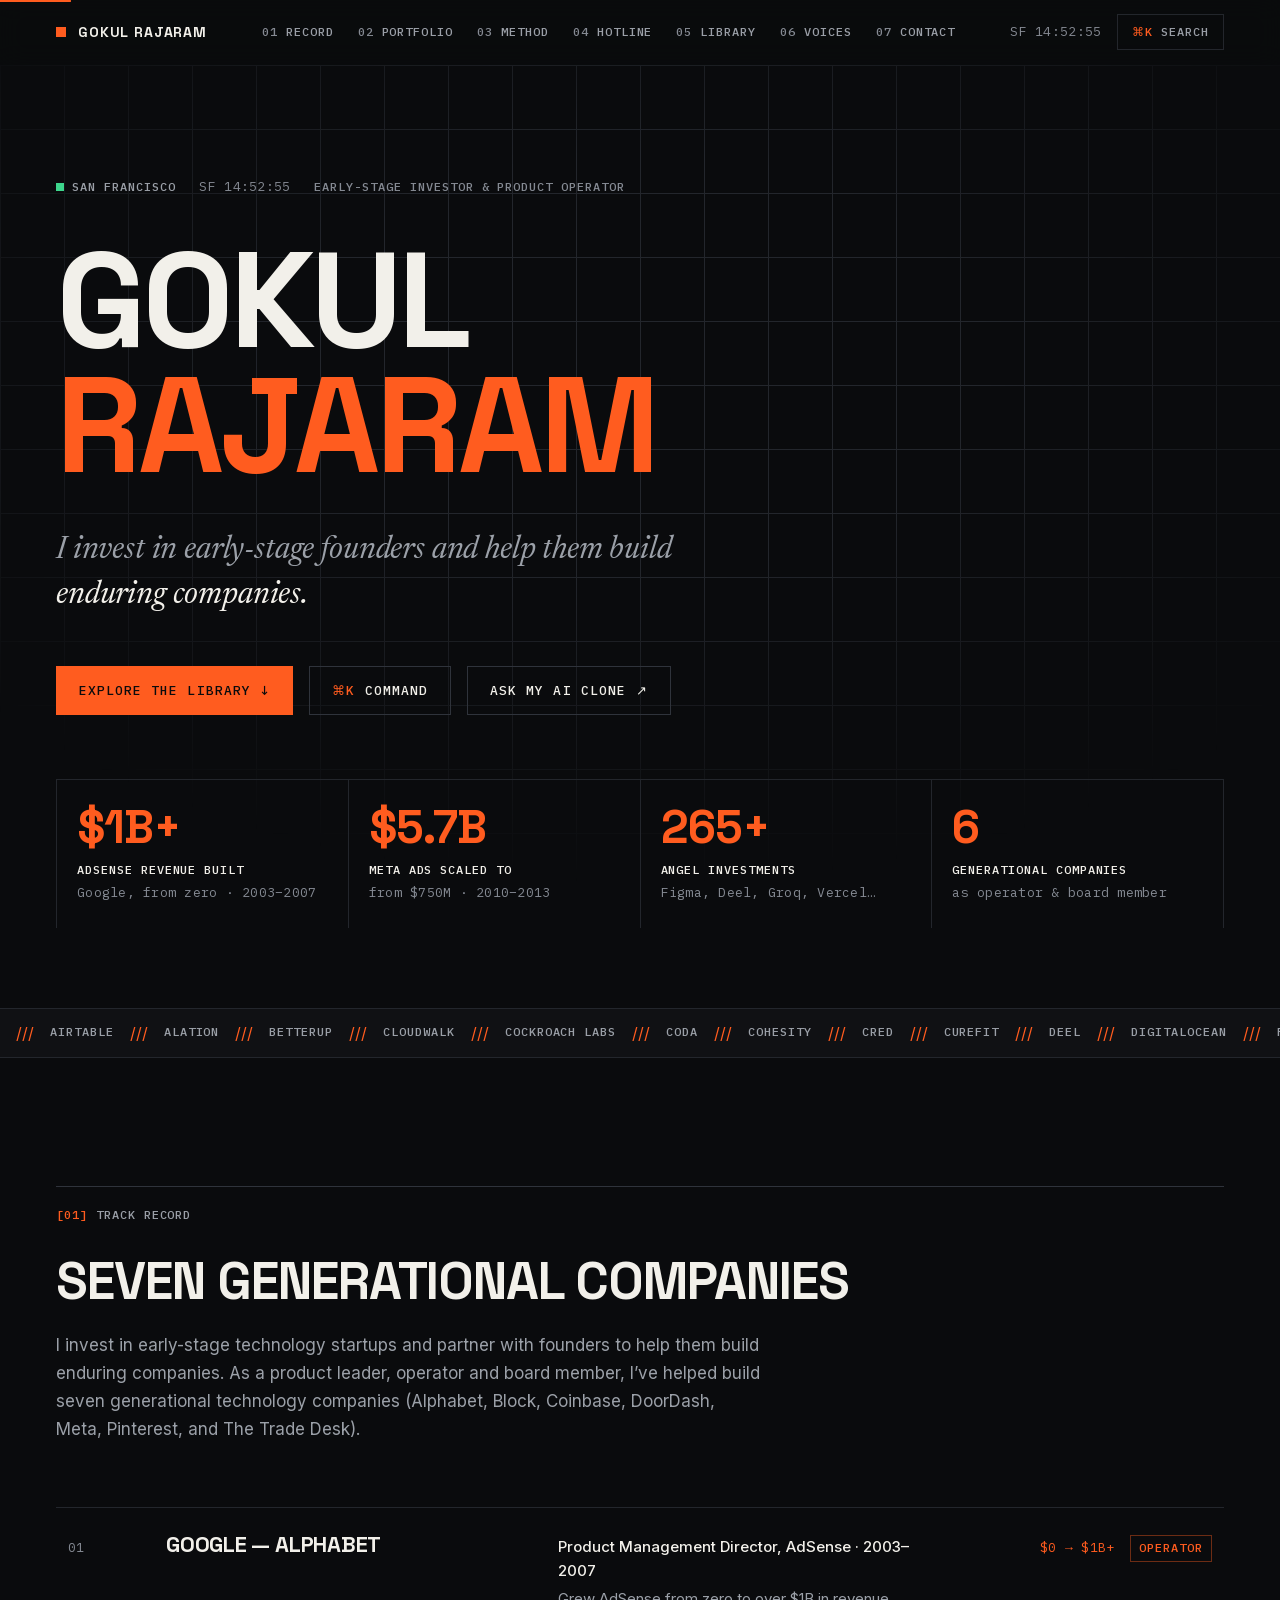
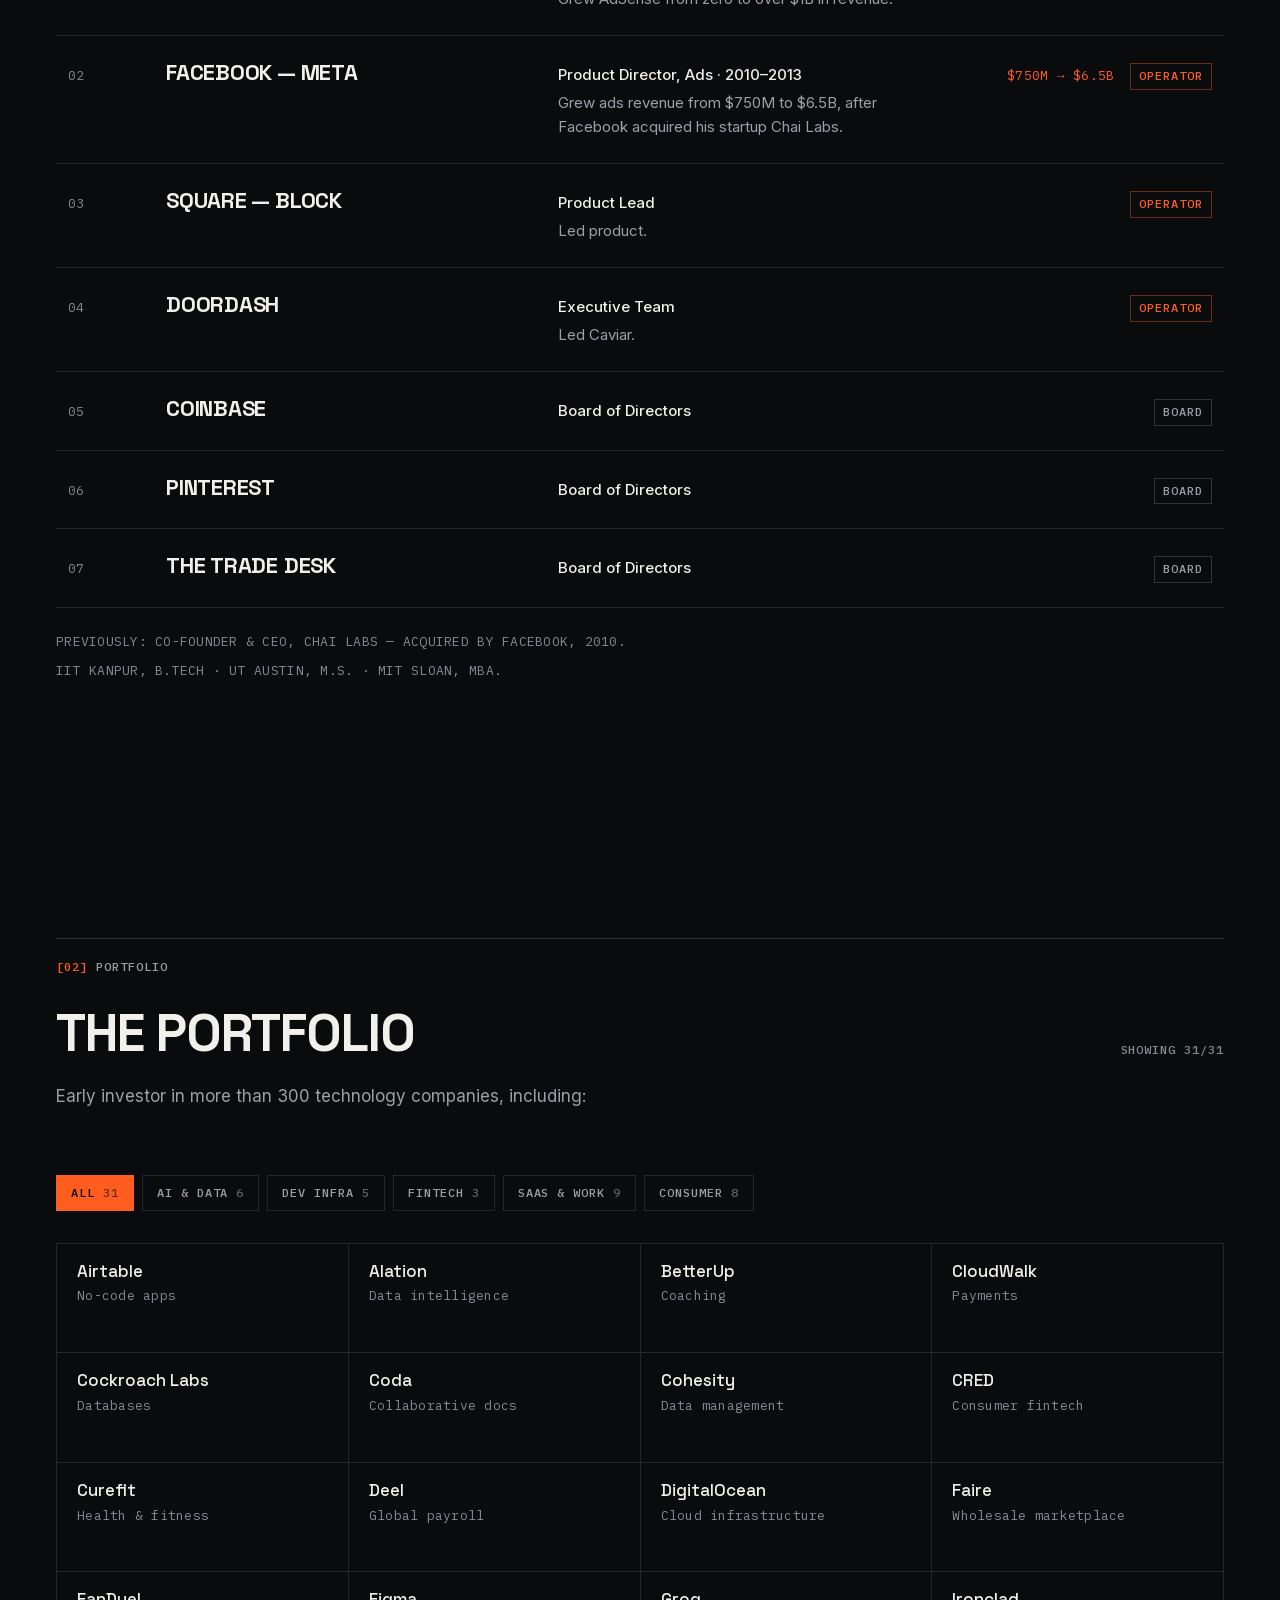
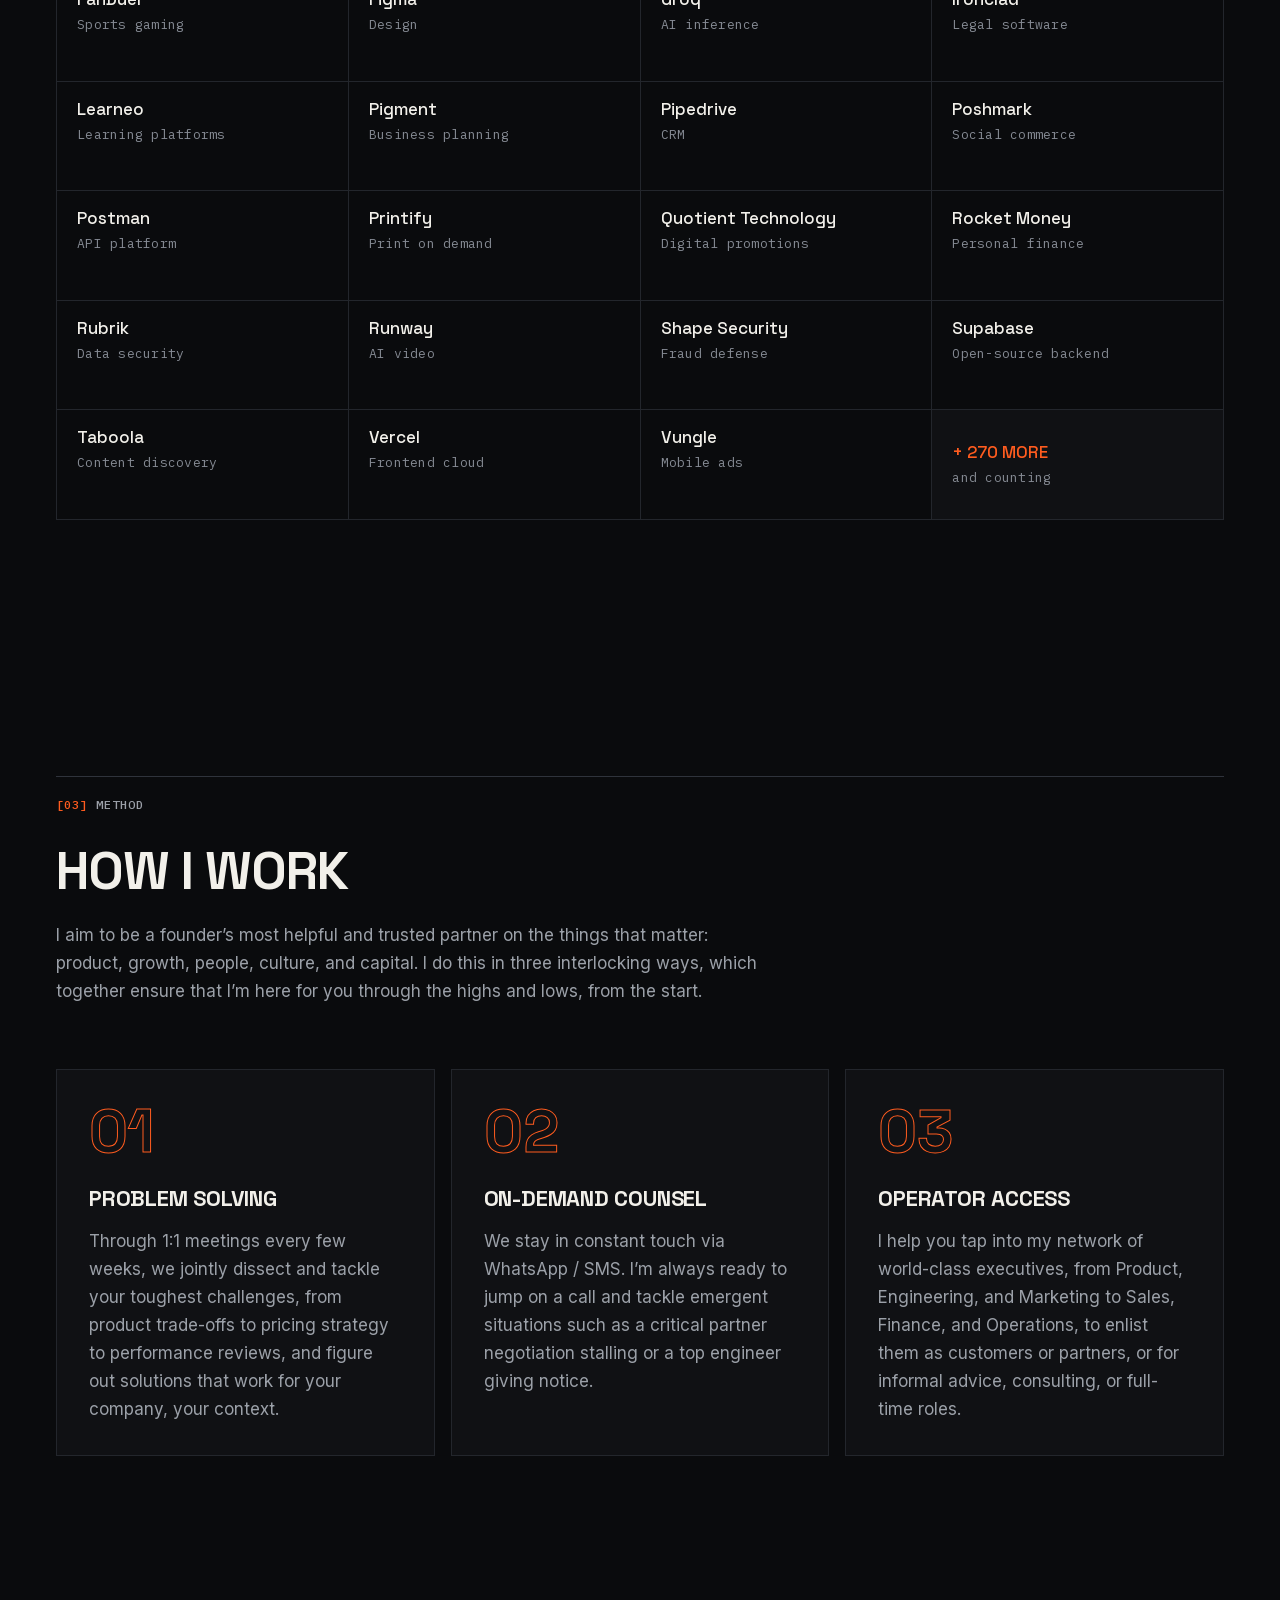
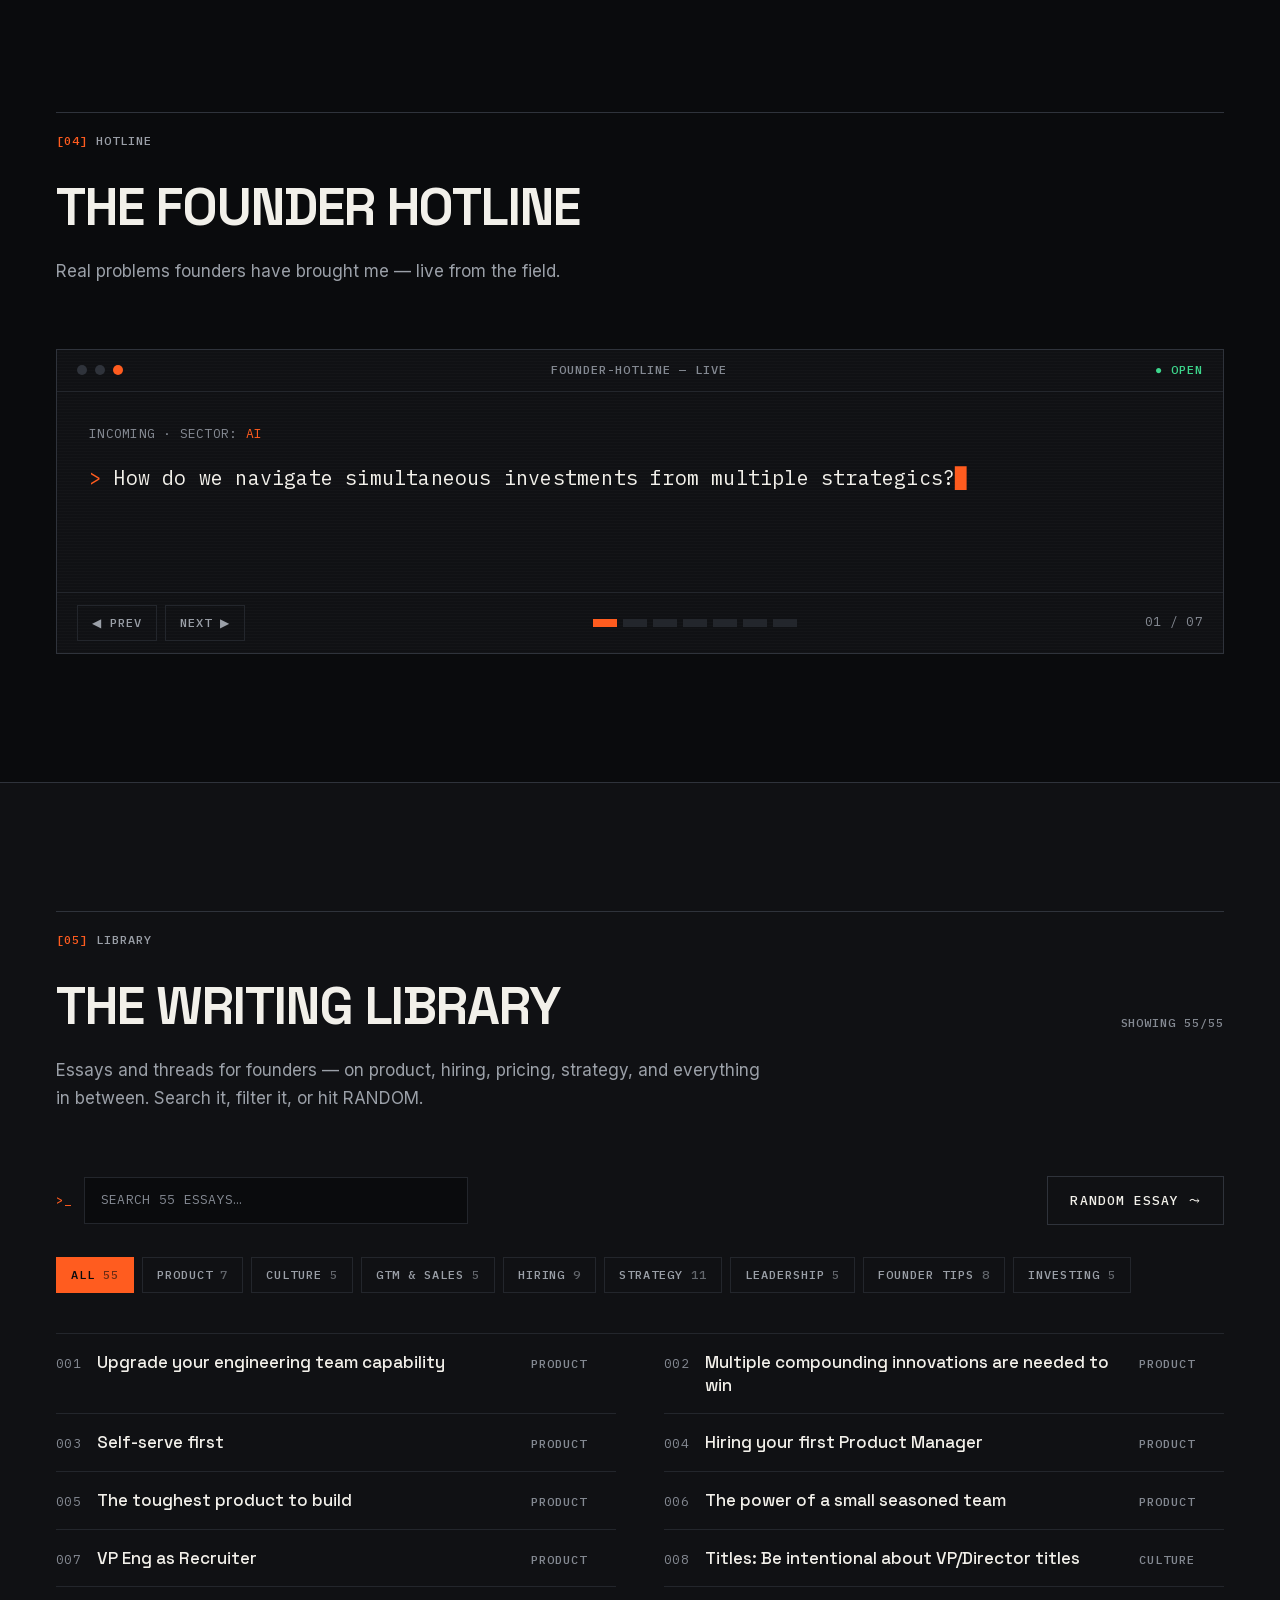
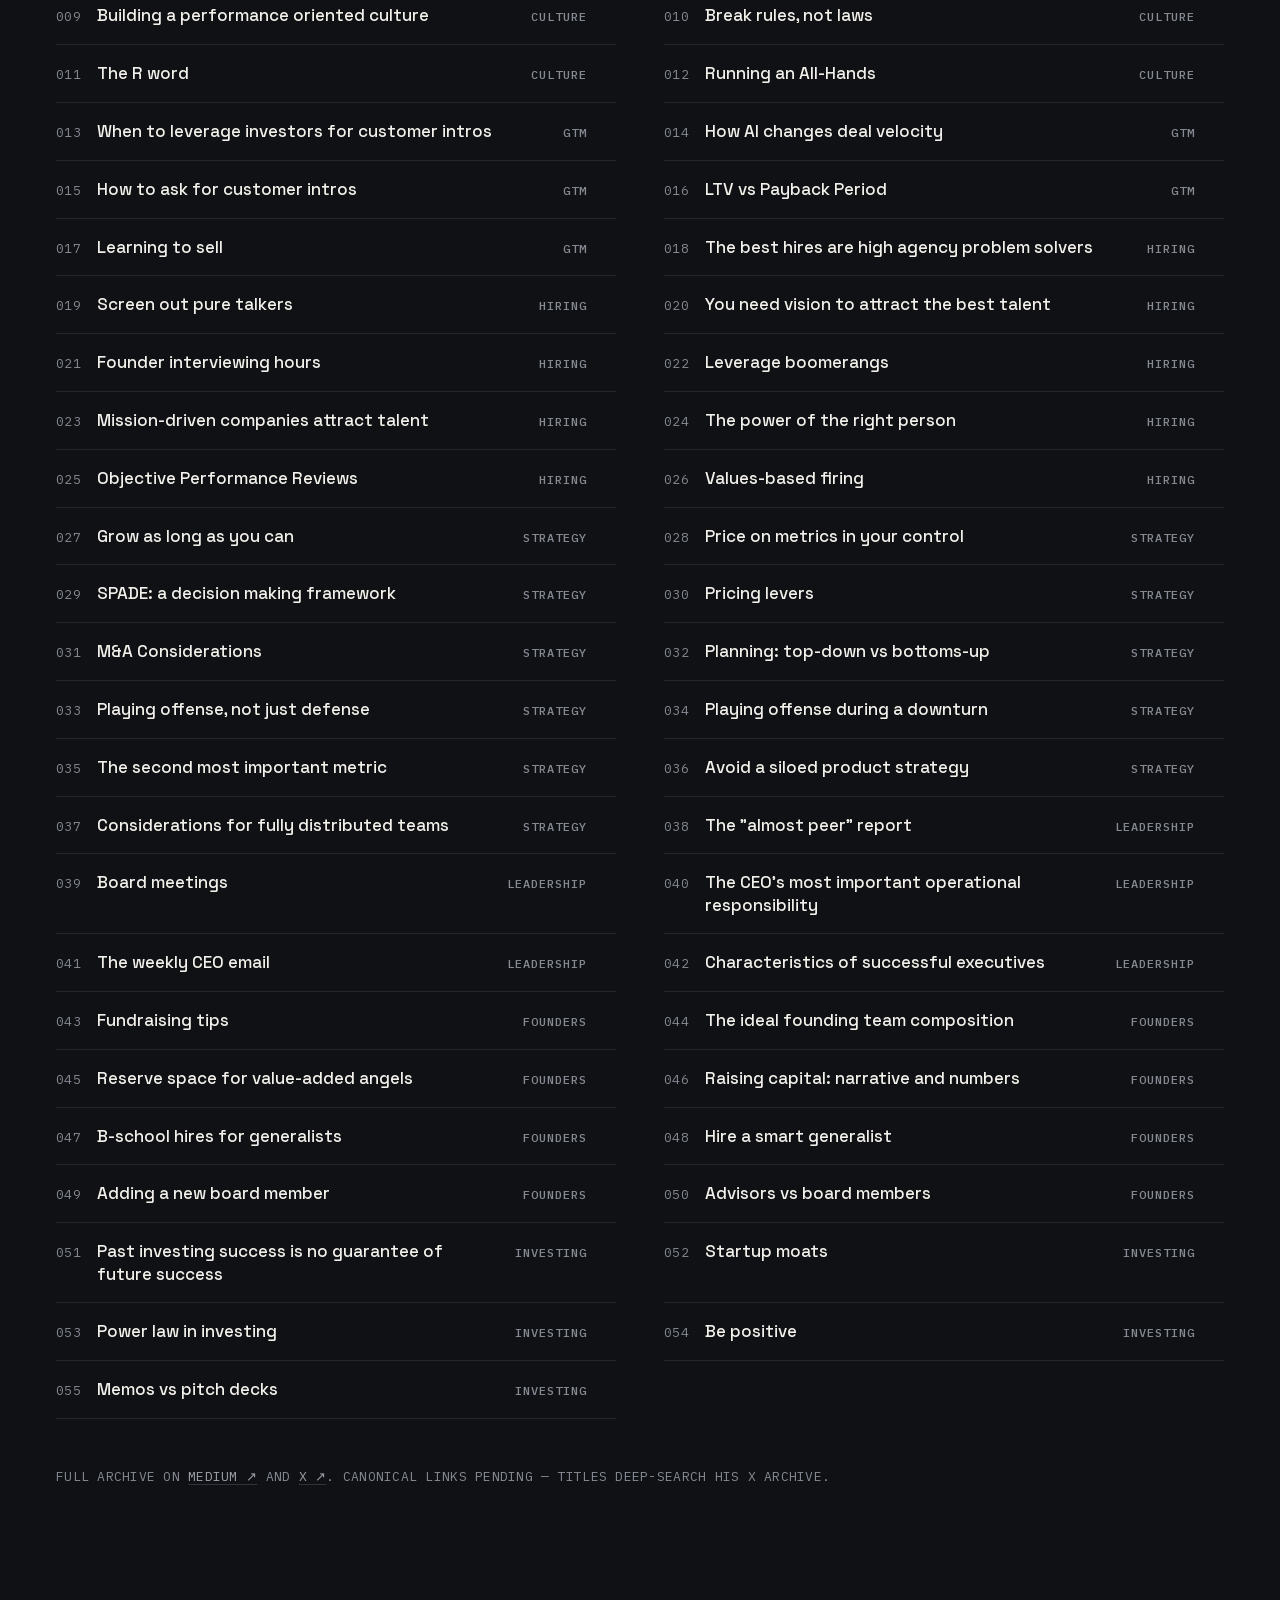
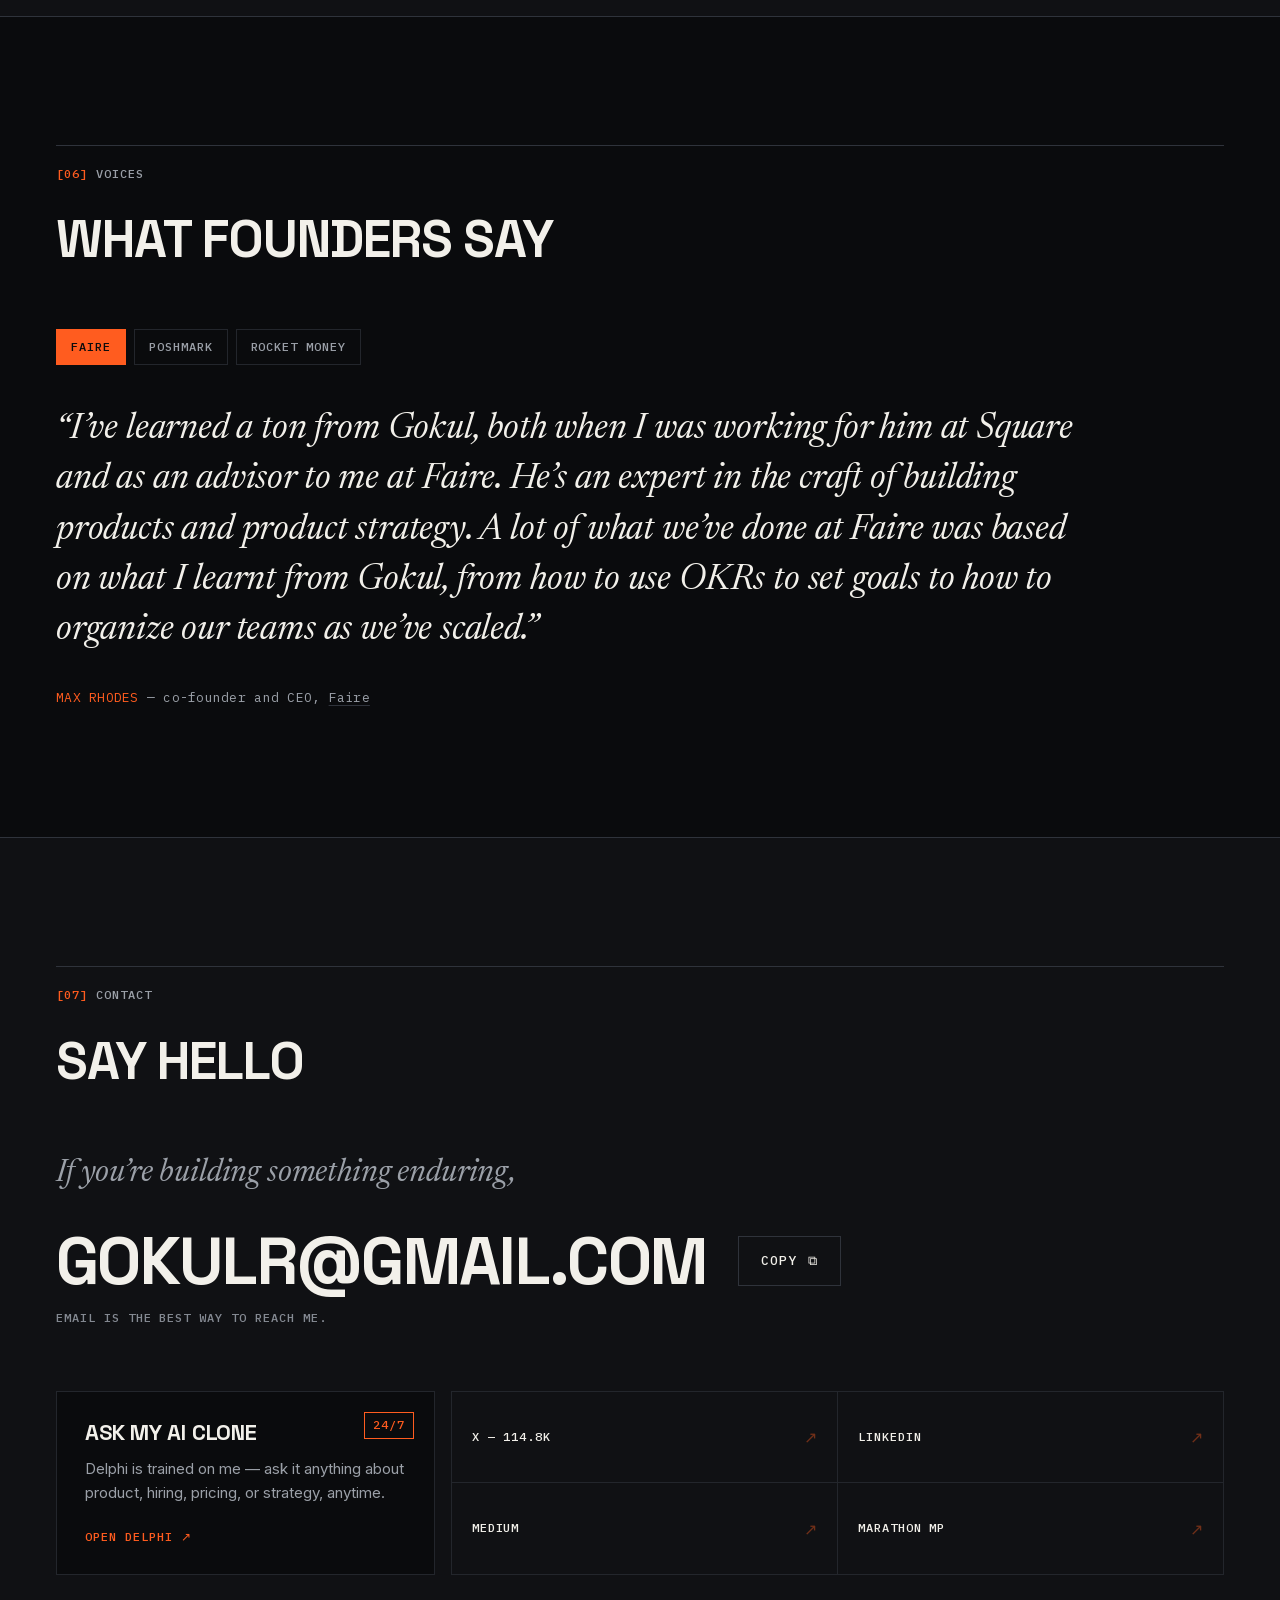
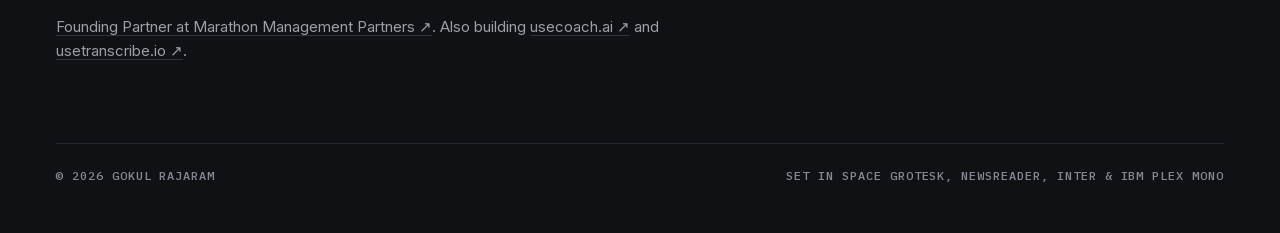
<file: index.html>
<!DOCTYPE html><html lang="en" class="__variable_451fb4 __variable_8d24d3 __variable_99c1b0 __variable_70d83d"><head><meta charSet="utf-8"/><meta name="viewport" content="width=device-width, initial-scale=1"/><link rel="preload" href="/_next/static/media/36966cca54120369-s.p.woff2" as="font" crossorigin="" type="font/woff2"/><link rel="preload" href="/_next/static/media/84adbee2f2a7cb50.p.woff2" as="font" crossorigin="" type="font/woff2"/><link rel="preload" href="/_next/static/media/8edf6d3506a17285.p.woff2" as="font" crossorigin="" type="font/woff2"/><link rel="preload" href="/_next/static/media/98e207f02528a563-s.p.woff2" as="font" crossorigin="" type="font/woff2"/><link rel="preload" href="/_next/static/media/d3ebbfd689654d3a-s.p.woff2" as="font" crossorigin="" type="font/woff2"/><link rel="preload" href="/_next/static/media/e4af272ccee01ff0-s.p.woff2" as="font" crossorigin="" type="font/woff2"/><link rel="stylesheet" href="/_next/static/css/77082f1a822dc9e9.css" data-precedence="next"/><link rel="preload" as="script" fetchPriority="low" href="/_next/static/chunks/webpack-fbc35b7db69e2536.js"/><script src="/_next/static/chunks/fd9d1056-b11b2651f33aae7f.js" async=""></script><script src="/_next/static/chunks/117-ef7958a3060003de.js" async=""></script><script src="/_next/static/chunks/main-app-3bf3d73da81da67e.js" async=""></script><script src="/_next/static/chunks/202-3cdf4e19feda4337.js" async=""></script><script src="/_next/static/chunks/app/page-4e31342dc2581a26.js" async=""></script><title>Gokul Rajaram — Early-stage investor &amp; product operator</title><meta name="description" content="I invest in early-stage technology startups and partner with founders to help them build enduring companies."/><meta property="og:title" content="Gokul Rajaram — Early-stage investor &amp; product operator"/><meta property="og:description" content="I invest in early-stage technology startups and partner with founders to help them build enduring companies."/><meta property="og:url" content="https://gokul-rajaram.pages.dev/"/><meta property="og:site_name" content="Gokul Rajaram"/><meta property="og:image:alt" content="Gokul Rajaram — Early-stage investor &amp; product operator"/><meta property="og:image:type" content="image/png"/><meta property="og:image" content="https://gokul-rajaram.pages.dev/opengraph-image?5ac50b0045434ea3"/><meta property="og:image:width" content="1200"/><meta property="og:image:height" content="630"/><meta property="og:type" content="website"/><meta name="twitter:card" content="summary_large_image"/><meta name="twitter:creator" content="@gokulr"/><meta name="twitter:title" content="Gokul Rajaram — Early-stage investor &amp; product operator"/><meta name="twitter:description" content="I invest in early-stage technology startups and partner with founders to help them build enduring companies."/><meta name="twitter:image:alt" content="Gokul Rajaram — Early-stage investor &amp; product operator"/><meta name="twitter:image:type" content="image/png"/><meta name="twitter:image" content="https://gokul-rajaram.pages.dev/opengraph-image?5ac50b0045434ea3"/><meta name="twitter:image:width" content="1200"/><meta name="twitter:image:height" content="630"/><link rel="icon" href="/icon.svg?a13ae83d0e055ba5" type="image/svg+xml" sizes="any"/><meta name="next-size-adjust"/><script src="/_next/static/chunks/polyfills-42372ed130431b0a.js" noModule=""></script></head><body><noscript><style>[style*=&quot;opacity:0&quot;],[style*=&quot;opacity: 0&quot;]{opacity:1!important;transform:none!important}</style></noscript><a href="#main" class="skip mono-label text-fg">Skip to content</a><div aria-hidden="true" class="fixed inset-x-0 top-0 z-[70] h-[2px] bg-accent" style="transform-origin:0% 50%;transform:scaleX(0)"></div><header class="sticky top-0 z-50 border-b transition-colors duration-200 border-transparent" style="background-color:rgba(10, 11, 13, 0.82);backdrop-filter:blur(12px);-webkit-backdrop-filter:blur(12px)"><div class="wrap flex h-16 items-center justify-between gap-4"><a href="#top" class="flex items-center gap-3"><span class="block h-2.5 w-2.5 bg-accent" aria-hidden="true"></span><span class="font-display text-sm font-bold uppercase tracking-[0.06em] text-fg">GOKUL RAJARAM</span></a><nav class="hidden items-center gap-6 xl:flex" aria-label="Sections"><a href="#track-record" data-active="false" class="link-nav mono-label"><span class="text-dim">01</span> <!-- -->RECORD</a><a href="#portfolio" data-active="false" class="link-nav mono-label"><span class="text-dim">02</span> <!-- -->PORTFOLIO</a><a href="#how-i-work" data-active="false" class="link-nav mono-label"><span class="text-dim">03</span> <!-- -->METHOD</a><a href="#problems" data-active="false" class="link-nav mono-label"><span class="text-dim">04</span> <!-- -->HOTLINE</a><a href="#writing" data-active="false" class="link-nav mono-label"><span class="text-dim">05</span> <!-- -->LIBRARY</a><a href="#feedback" data-active="false" class="link-nav mono-label"><span class="text-dim">06</span> <!-- -->VOICES</a><a href="#connect" data-active="false" class="link-nav mono-label"><span class="text-dim">07</span> <!-- -->CONTACT</a></nav><div class="flex items-center gap-4"><span class="mono-data hidden text-dim md:block">SF <!-- -->--:--:--</span><button class="chip flex items-center gap-2" aria-label="Open command palette"><span class="text-accent">⌘K</span> SEARCH</button><button class="chip xl:hidden" aria-label="Open menu" aria-expanded="false">MENU</button></div></div></header><main id="main"><section id="top" class="relative overflow-hidden border-b border-line"><div class="grid-bg pointer-events-none absolute inset-0" aria-hidden="true"></div><div class="wrap relative pb-16 pt-20 lg:pb-20 lg:pt-28"><div class="flex flex-wrap items-center gap-x-6 gap-y-2" style="opacity:0"><span class="flex items-center gap-2"><span class="pulse-dot block h-2 w-2 bg-green" aria-hidden="true"></span><span class="mono-label text-muted">SAN FRANCISCO</span></span><span class="mono-data text-dim">SF <!-- -->--:--:--</span><span class="mono-label hidden text-dim sm:block">EARLY-STAGE INVESTOR &amp; PRODUCT OPERATOR</span></div><h1 class="d-mega mt-10 text-fg"><span class="block" style="opacity:0;transform:translateY(24px)"><span aria-label="GOKUL">GOKUL</span></span><span class="block text-accent" style="opacity:0;transform:translateY(24px)"><span aria-label="RAJARAM">RAJARAM</span></span></h1><p class="serif-line measure mt-10 text-muted" style="opacity:0;transform:translateY(16px)">I invest in early-stage founders and help them build <span class="text-fg">enduring companies.</span></p><div class="mt-12 flex flex-wrap items-center gap-4" style="opacity:0;transform:translateY(12px)"><a href="#writing" class="btn-solid">EXPLORE THE LIBRARY<!-- --> <span aria-hidden="true">↓</span></a><button class="btn-ghost"><span class="text-accent">⌘K</span> COMMAND</button><a href="https://www.delphi.ai/gokul" target="_blank" rel="noopener noreferrer" class="btn-ghost">ASK MY AI CLONE<!-- --> <span aria-hidden="true">↗</span></a></div><div class="mt-16 grid grid-cols-2 border-l border-t border-line lg:grid-cols-4" style="opacity:0;transform:translateY(16px)"><div class="border-b border-r border-line px-5 py-6 lg:border-b-0"><span class="d-stat text-accent">$<!-- -->1<!-- -->B+</span><p class="mono-label mt-3 text-fg">ADSENSE REVENUE BUILT</p><p class="mono-data mt-1 text-dim">Google, from zero · 2003–2007</p></div><div class="border-b border-r border-line px-5 py-6 lg:border-b-0"><span class="d-stat text-accent">$<!-- -->6.5<!-- -->B</span><p class="mono-label mt-3 text-fg">META ADS SCALED TO</p><p class="mono-data mt-1 text-dim">from $750M · 2010–2013</p></div><div class="border-b border-r border-line px-5 py-6 lg:border-b-0"><span class="d-stat text-accent">300<!-- -->+</span><p class="mono-label mt-3 text-fg">ANGEL INVESTMENTS</p><p class="mono-data mt-1 text-dim">Figma, Deel, Groq, Vercel…</p></div><div class="border-b border-r border-line px-5 py-6 lg:border-b-0"><span class="d-stat text-accent">7</span><p class="mono-label mt-3 text-fg">GENERATIONAL COMPANIES</p><p class="mono-data mt-1 text-dim">as operator &amp; board member</p></div></div></div><div class="marquee relative border-t border-line bg-surface py-3" aria-label="Selected portfolio companies"><div class="marquee-track"><div class="flex shrink-0 items-center" aria-hidden="false"><span class="flex items-center"><span class="mx-4 text-accent" aria-hidden="true">///</span><a href="https://airtable.com" target="_blank" rel="noopener noreferrer" tabindex="0" class="link-nav mono-label">AIRTABLE</a></span><span class="flex items-center"><span class="mx-4 text-accent" aria-hidden="true">///</span><a href="https://alation.com" target="_blank" rel="noopener noreferrer" tabindex="0" class="link-nav mono-label">ALATION</a></span><span class="flex items-center"><span class="mx-4 text-accent" aria-hidden="true">///</span><a href="https://betterup.com" target="_blank" rel="noopener noreferrer" tabindex="0" class="link-nav mono-label">BETTERUP</a></span><span class="flex items-center"><span class="mx-4 text-accent" aria-hidden="true">///</span><a href="https://cloudwalk.io" target="_blank" rel="noopener noreferrer" tabindex="0" class="link-nav mono-label">CLOUDWALK</a></span><span class="flex items-center"><span class="mx-4 text-accent" aria-hidden="true">///</span><a href="https://cockroachlabs.com" target="_blank" rel="noopener noreferrer" tabindex="0" class="link-nav mono-label">COCKROACH LABS</a></span><span class="flex items-center"><span class="mx-4 text-accent" aria-hidden="true">///</span><a href="https://coda.io" target="_blank" rel="noopener noreferrer" tabindex="0" class="link-nav mono-label">CODA</a></span><span class="flex items-center"><span class="mx-4 text-accent" aria-hidden="true">///</span><a href="https://cohesity.com" target="_blank" rel="noopener noreferrer" tabindex="0" class="link-nav mono-label">COHESITY</a></span><span class="flex items-center"><span class="mx-4 text-accent" aria-hidden="true">///</span><a href="https://cred.club" target="_blank" rel="noopener noreferrer" tabindex="0" class="link-nav mono-label">CRED</a></span><span class="flex items-center"><span class="mx-4 text-accent" aria-hidden="true">///</span><a href="https://cure.fit" target="_blank" rel="noopener noreferrer" tabindex="0" class="link-nav mono-label">CUREFIT</a></span><span class="flex items-center"><span class="mx-4 text-accent" aria-hidden="true">///</span><a href="https://deel.com" target="_blank" rel="noopener noreferrer" tabindex="0" class="link-nav mono-label">DEEL</a></span><span class="flex items-center"><span class="mx-4 text-accent" aria-hidden="true">///</span><a href="https://digitalocean.com" target="_blank" rel="noopener noreferrer" tabindex="0" class="link-nav mono-label">DIGITALOCEAN</a></span><span class="flex items-center"><span class="mx-4 text-accent" aria-hidden="true">///</span><a href="https://faire.com" target="_blank" rel="noopener noreferrer" tabindex="0" class="link-nav mono-label">FAIRE</a></span><span class="flex items-center"><span class="mx-4 text-accent" aria-hidden="true">///</span><a href="https://fanduel.com" target="_blank" rel="noopener noreferrer" tabindex="0" class="link-nav mono-label">FANDUEL</a></span><span class="flex items-center"><span class="mx-4 text-accent" aria-hidden="true">///</span><a href="https://figma.com" target="_blank" rel="noopener noreferrer" tabindex="0" class="link-nav mono-label">FIGMA</a></span><span class="flex items-center"><span class="mx-4 text-accent" aria-hidden="true">///</span><a href="https://groq.com" target="_blank" rel="noopener noreferrer" tabindex="0" class="link-nav mono-label">GROQ</a></span><span class="flex items-center"><span class="mx-4 text-accent" aria-hidden="true">///</span><a href="https://ironcladapp.com" target="_blank" rel="noopener noreferrer" tabindex="0" class="link-nav mono-label">IRONCLAD</a></span><span class="flex items-center"><span class="mx-4 text-accent" aria-hidden="true">///</span><a href="https://learneo.com" target="_blank" rel="noopener noreferrer" tabindex="0" class="link-nav mono-label">LEARNEO</a></span><span class="flex items-center"><span class="mx-4 text-accent" aria-hidden="true">///</span><a href="https://pigment.com" target="_blank" rel="noopener noreferrer" tabindex="0" class="link-nav mono-label">PIGMENT</a></span><span class="flex items-center"><span class="mx-4 text-accent" aria-hidden="true">///</span><a href="https://pipedrive.com" target="_blank" rel="noopener noreferrer" tabindex="0" class="link-nav mono-label">PIPEDRIVE</a></span><span class="flex items-center"><span class="mx-4 text-accent" aria-hidden="true">///</span><a href="https://poshmark.com" target="_blank" rel="noopener noreferrer" tabindex="0" class="link-nav mono-label">POSHMARK</a></span><span class="flex items-center"><span class="mx-4 text-accent" aria-hidden="true">///</span><a href="https://postman.com" target="_blank" rel="noopener noreferrer" tabindex="0" class="link-nav mono-label">POSTMAN</a></span><span class="flex items-center"><span class="mx-4 text-accent" aria-hidden="true">///</span><a href="https://printify.com" target="_blank" rel="noopener noreferrer" tabindex="0" class="link-nav mono-label">PRINTIFY</a></span><span class="flex items-center"><span class="mx-4 text-accent" aria-hidden="true">///</span><span class="mono-label text-muted">QUOTIENT TECHNOLOGY</span></span><span class="flex items-center"><span class="mx-4 text-accent" aria-hidden="true">///</span><a href="https://rocketmoney.com" target="_blank" rel="noopener noreferrer" tabindex="0" class="link-nav mono-label">ROCKET MONEY</a></span><span class="flex items-center"><span class="mx-4 text-accent" aria-hidden="true">///</span><a href="https://rubrik.com" target="_blank" rel="noopener noreferrer" tabindex="0" class="link-nav mono-label">RUBRIK</a></span><span class="flex items-center"><span class="mx-4 text-accent" aria-hidden="true">///</span><a href="https://runwayml.com" target="_blank" rel="noopener noreferrer" tabindex="0" class="link-nav mono-label">RUNWAY</a></span><span class="flex items-center"><span class="mx-4 text-accent" aria-hidden="true">///</span><span class="mono-label text-muted">SHAPE SECURITY</span></span><span class="flex items-center"><span class="mx-4 text-accent" aria-hidden="true">///</span><a href="https://supabase.com" target="_blank" rel="noopener noreferrer" tabindex="0" class="link-nav mono-label">SUPABASE</a></span><span class="flex items-center"><span class="mx-4 text-accent" aria-hidden="true">///</span><a href="https://taboola.com" target="_blank" rel="noopener noreferrer" tabindex="0" class="link-nav mono-label">TABOOLA</a></span><span class="flex items-center"><span class="mx-4 text-accent" aria-hidden="true">///</span><a href="https://vercel.com" target="_blank" rel="noopener noreferrer" tabindex="0" class="link-nav mono-label">VERCEL</a></span><span class="flex items-center"><span class="mx-4 text-accent" aria-hidden="true">///</span><a href="https://vungle.com" target="_blank" rel="noopener noreferrer" tabindex="0" class="link-nav mono-label">VUNGLE</a></span></div><div class="flex shrink-0 items-center" aria-hidden="true"><span class="flex items-center"><span class="mx-4 text-accent" aria-hidden="true">///</span><a href="https://airtable.com" target="_blank" rel="noopener noreferrer" tabindex="-1" class="link-nav mono-label">AIRTABLE</a></span><span class="flex items-center"><span class="mx-4 text-accent" aria-hidden="true">///</span><a href="https://alation.com" target="_blank" rel="noopener noreferrer" tabindex="-1" class="link-nav mono-label">ALATION</a></span><span class="flex items-center"><span class="mx-4 text-accent" aria-hidden="true">///</span><a href="https://betterup.com" target="_blank" rel="noopener noreferrer" tabindex="-1" class="link-nav mono-label">BETTERUP</a></span><span class="flex items-center"><span class="mx-4 text-accent" aria-hidden="true">///</span><a href="https://cloudwalk.io" target="_blank" rel="noopener noreferrer" tabindex="-1" class="link-nav mono-label">CLOUDWALK</a></span><span class="flex items-center"><span class="mx-4 text-accent" aria-hidden="true">///</span><a href="https://cockroachlabs.com" target="_blank" rel="noopener noreferrer" tabindex="-1" class="link-nav mono-label">COCKROACH LABS</a></span><span class="flex items-center"><span class="mx-4 text-accent" aria-hidden="true">///</span><a href="https://coda.io" target="_blank" rel="noopener noreferrer" tabindex="-1" class="link-nav mono-label">CODA</a></span><span class="flex items-center"><span class="mx-4 text-accent" aria-hidden="true">///</span><a href="https://cohesity.com" target="_blank" rel="noopener noreferrer" tabindex="-1" class="link-nav mono-label">COHESITY</a></span><span class="flex items-center"><span class="mx-4 text-accent" aria-hidden="true">///</span><a href="https://cred.club" target="_blank" rel="noopener noreferrer" tabindex="-1" class="link-nav mono-label">CRED</a></span><span class="flex items-center"><span class="mx-4 text-accent" aria-hidden="true">///</span><a href="https://cure.fit" target="_blank" rel="noopener noreferrer" tabindex="-1" class="link-nav mono-label">CUREFIT</a></span><span class="flex items-center"><span class="mx-4 text-accent" aria-hidden="true">///</span><a href="https://deel.com" target="_blank" rel="noopener noreferrer" tabindex="-1" class="link-nav mono-label">DEEL</a></span><span class="flex items-center"><span class="mx-4 text-accent" aria-hidden="true">///</span><a href="https://digitalocean.com" target="_blank" rel="noopener noreferrer" tabindex="-1" class="link-nav mono-label">DIGITALOCEAN</a></span><span class="flex items-center"><span class="mx-4 text-accent" aria-hidden="true">///</span><a href="https://faire.com" target="_blank" rel="noopener noreferrer" tabindex="-1" class="link-nav mono-label">FAIRE</a></span><span class="flex items-center"><span class="mx-4 text-accent" aria-hidden="true">///</span><a href="https://fanduel.com" target="_blank" rel="noopener noreferrer" tabindex="-1" class="link-nav mono-label">FANDUEL</a></span><span class="flex items-center"><span class="mx-4 text-accent" aria-hidden="true">///</span><a href="https://figma.com" target="_blank" rel="noopener noreferrer" tabindex="-1" class="link-nav mono-label">FIGMA</a></span><span class="flex items-center"><span class="mx-4 text-accent" aria-hidden="true">///</span><a href="https://groq.com" target="_blank" rel="noopener noreferrer" tabindex="-1" class="link-nav mono-label">GROQ</a></span><span class="flex items-center"><span class="mx-4 text-accent" aria-hidden="true">///</span><a href="https://ironcladapp.com" target="_blank" rel="noopener noreferrer" tabindex="-1" class="link-nav mono-label">IRONCLAD</a></span><span class="flex items-center"><span class="mx-4 text-accent" aria-hidden="true">///</span><a href="https://learneo.com" target="_blank" rel="noopener noreferrer" tabindex="-1" class="link-nav mono-label">LEARNEO</a></span><span class="flex items-center"><span class="mx-4 text-accent" aria-hidden="true">///</span><a href="https://pigment.com" target="_blank" rel="noopener noreferrer" tabindex="-1" class="link-nav mono-label">PIGMENT</a></span><span class="flex items-center"><span class="mx-4 text-accent" aria-hidden="true">///</span><a href="https://pipedrive.com" target="_blank" rel="noopener noreferrer" tabindex="-1" class="link-nav mono-label">PIPEDRIVE</a></span><span class="flex items-center"><span class="mx-4 text-accent" aria-hidden="true">///</span><a href="https://poshmark.com" target="_blank" rel="noopener noreferrer" tabindex="-1" class="link-nav mono-label">POSHMARK</a></span><span class="flex items-center"><span class="mx-4 text-accent" aria-hidden="true">///</span><a href="https://postman.com" target="_blank" rel="noopener noreferrer" tabindex="-1" class="link-nav mono-label">POSTMAN</a></span><span class="flex items-center"><span class="mx-4 text-accent" aria-hidden="true">///</span><a href="https://printify.com" target="_blank" rel="noopener noreferrer" tabindex="-1" class="link-nav mono-label">PRINTIFY</a></span><span class="flex items-center"><span class="mx-4 text-accent" aria-hidden="true">///</span><span class="mono-label text-muted">QUOTIENT TECHNOLOGY</span></span><span class="flex items-center"><span class="mx-4 text-accent" aria-hidden="true">///</span><a href="https://rocketmoney.com" target="_blank" rel="noopener noreferrer" tabindex="-1" class="link-nav mono-label">ROCKET MONEY</a></span><span class="flex items-center"><span class="mx-4 text-accent" aria-hidden="true">///</span><a href="https://rubrik.com" target="_blank" rel="noopener noreferrer" tabindex="-1" class="link-nav mono-label">RUBRIK</a></span><span class="flex items-center"><span class="mx-4 text-accent" aria-hidden="true">///</span><a href="https://runwayml.com" target="_blank" rel="noopener noreferrer" tabindex="-1" class="link-nav mono-label">RUNWAY</a></span><span class="flex items-center"><span class="mx-4 text-accent" aria-hidden="true">///</span><span class="mono-label text-muted">SHAPE SECURITY</span></span><span class="flex items-center"><span class="mx-4 text-accent" aria-hidden="true">///</span><a href="https://supabase.com" target="_blank" rel="noopener noreferrer" tabindex="-1" class="link-nav mono-label">SUPABASE</a></span><span class="flex items-center"><span class="mx-4 text-accent" aria-hidden="true">///</span><a href="https://taboola.com" target="_blank" rel="noopener noreferrer" tabindex="-1" class="link-nav mono-label">TABOOLA</a></span><span class="flex items-center"><span class="mx-4 text-accent" aria-hidden="true">///</span><a href="https://vercel.com" target="_blank" rel="noopener noreferrer" tabindex="-1" class="link-nav mono-label">VERCEL</a></span><span class="flex items-center"><span class="mx-4 text-accent" aria-hidden="true">///</span><a href="https://vungle.com" target="_blank" rel="noopener noreferrer" tabindex="-1" class="link-nav mono-label">VUNGLE</a></span></div></div></div></section><section id="track-record" class="wrap section"><header class="mb-14 lg:mb-16" style="opacity:0;transform:translateY(20px)"><div class="border-t border-line-strong"></div><p class="mono-label mt-5"><span class="text-accent">[<!-- -->01<!-- -->]</span> <span class="text-muted">TRACK RECORD</span></p><div class="mt-8 flex flex-wrap items-end justify-between gap-6"><h2 class="d-h2 text-fg">SEVEN GENERATIONAL COMPANIES</h2></div><p class="t-body measure mt-6 text-muted">I invest in early-stage technology startups and partner with founders to help them build enduring companies. As a product leader, operator and board member, I’ve helped build seven generational technology companies (Alphabet, Block, Coinbase, DoorDash, Meta, Pinterest, and The Trade Desk).</p></header><div class="border-t border-line"><div class="group grid grid-cols-[auto_1fr] items-baseline gap-x-5 border-b border-line py-6 transition-colors duration-150 hover:bg-surface md:grid-cols-12 md:gap-x-8 md:px-3" style="opacity:0;transform:translateY(12px)"><span class="mono-data text-dim transition-colors duration-150 group-hover:text-accent md:col-span-1">01</span><h3 class="d-h3 text-fg transition-colors duration-150 group-hover:text-accent md:col-span-4">GOOGLE — ALPHABET</h3><div class="col-start-2 mt-2 md:col-span-4 md:col-start-6 md:mt-0"><div class="t-body-sm font-medium text-fg">Product Management Director, AdSense · 2003–2007</div><div class="t-body-sm mt-1 text-muted">Grew AdSense from zero to over $1B in revenue.</div></div><div class="col-start-2 mt-3 flex items-baseline gap-4 md:col-span-3 md:col-start-10 md:mt-0 md:justify-end"><span class="mono-data text-accent">$0 → $1B+</span><span class="mono-label border px-2 py-1 border-[rgba(255,92,31,0.4)] text-accent">OPERATOR</span></div></div><div class="group grid grid-cols-[auto_1fr] items-baseline gap-x-5 border-b border-line py-6 transition-colors duration-150 hover:bg-surface md:grid-cols-12 md:gap-x-8 md:px-3" style="opacity:0;transform:translateY(12px)"><span class="mono-data text-dim transition-colors duration-150 group-hover:text-accent md:col-span-1">02</span><h3 class="d-h3 text-fg transition-colors duration-150 group-hover:text-accent md:col-span-4">FACEBOOK — META</h3><div class="col-start-2 mt-2 md:col-span-4 md:col-start-6 md:mt-0"><div class="t-body-sm font-medium text-fg">Product Director, Ads · 2010–2013</div><div class="t-body-sm mt-1 text-muted">Grew ads revenue from $750M to $6.5B, after Facebook acquired his startup Chai Labs.</div></div><div class="col-start-2 mt-3 flex items-baseline gap-4 md:col-span-3 md:col-start-10 md:mt-0 md:justify-end"><span class="mono-data text-accent">$750M → $6.5B</span><span class="mono-label border px-2 py-1 border-[rgba(255,92,31,0.4)] text-accent">OPERATOR</span></div></div><div class="group grid grid-cols-[auto_1fr] items-baseline gap-x-5 border-b border-line py-6 transition-colors duration-150 hover:bg-surface md:grid-cols-12 md:gap-x-8 md:px-3" style="opacity:0;transform:translateY(12px)"><span class="mono-data text-dim transition-colors duration-150 group-hover:text-accent md:col-span-1">03</span><h3 class="d-h3 text-fg transition-colors duration-150 group-hover:text-accent md:col-span-4">SQUARE — BLOCK</h3><div class="col-start-2 mt-2 md:col-span-4 md:col-start-6 md:mt-0"><div class="t-body-sm font-medium text-fg">Product Lead</div><div class="t-body-sm mt-1 text-muted">Led product.</div></div><div class="col-start-2 mt-3 flex items-baseline gap-4 md:col-span-3 md:col-start-10 md:mt-0 md:justify-end"><span class="mono-label border px-2 py-1 border-[rgba(255,92,31,0.4)] text-accent">OPERATOR</span></div></div><div class="group grid grid-cols-[auto_1fr] items-baseline gap-x-5 border-b border-line py-6 transition-colors duration-150 hover:bg-surface md:grid-cols-12 md:gap-x-8 md:px-3" style="opacity:0;transform:translateY(12px)"><span class="mono-data text-dim transition-colors duration-150 group-hover:text-accent md:col-span-1">04</span><h3 class="d-h3 text-fg transition-colors duration-150 group-hover:text-accent md:col-span-4">DOORDASH</h3><div class="col-start-2 mt-2 md:col-span-4 md:col-start-6 md:mt-0"><div class="t-body-sm font-medium text-fg">Executive Team</div><div class="t-body-sm mt-1 text-muted">Led Caviar.</div></div><div class="col-start-2 mt-3 flex items-baseline gap-4 md:col-span-3 md:col-start-10 md:mt-0 md:justify-end"><span class="mono-label border px-2 py-1 border-[rgba(255,92,31,0.4)] text-accent">OPERATOR</span></div></div><div class="group grid grid-cols-[auto_1fr] items-baseline gap-x-5 border-b border-line py-6 transition-colors duration-150 hover:bg-surface md:grid-cols-12 md:gap-x-8 md:px-3" style="opacity:0;transform:translateY(12px)"><span class="mono-data text-dim transition-colors duration-150 group-hover:text-accent md:col-span-1">05</span><h3 class="d-h3 text-fg transition-colors duration-150 group-hover:text-accent md:col-span-4">COINBASE</h3><div class="col-start-2 mt-2 md:col-span-4 md:col-start-6 md:mt-0"><div class="t-body-sm font-medium text-fg">Board of Directors</div></div><div class="col-start-2 mt-3 flex items-baseline gap-4 md:col-span-3 md:col-start-10 md:mt-0 md:justify-end"><span class="mono-label border px-2 py-1 border-line-strong text-muted">BOARD</span></div></div><div class="group grid grid-cols-[auto_1fr] items-baseline gap-x-5 border-b border-line py-6 transition-colors duration-150 hover:bg-surface md:grid-cols-12 md:gap-x-8 md:px-3" style="opacity:0;transform:translateY(12px)"><span class="mono-data text-dim transition-colors duration-150 group-hover:text-accent md:col-span-1">06</span><h3 class="d-h3 text-fg transition-colors duration-150 group-hover:text-accent md:col-span-4">PINTEREST</h3><div class="col-start-2 mt-2 md:col-span-4 md:col-start-6 md:mt-0"><div class="t-body-sm font-medium text-fg">Board of Directors</div></div><div class="col-start-2 mt-3 flex items-baseline gap-4 md:col-span-3 md:col-start-10 md:mt-0 md:justify-end"><span class="mono-label border px-2 py-1 border-line-strong text-muted">BOARD</span></div></div><div class="group grid grid-cols-[auto_1fr] items-baseline gap-x-5 border-b border-line py-6 transition-colors duration-150 hover:bg-surface md:grid-cols-12 md:gap-x-8 md:px-3" style="opacity:0;transform:translateY(12px)"><span class="mono-data text-dim transition-colors duration-150 group-hover:text-accent md:col-span-1">07</span><h3 class="d-h3 text-fg transition-colors duration-150 group-hover:text-accent md:col-span-4">THE TRADE DESK</h3><div class="col-start-2 mt-2 md:col-span-4 md:col-start-6 md:mt-0"><div class="t-body-sm font-medium text-fg">Board of Directors</div></div><div class="col-start-2 mt-3 flex items-baseline gap-4 md:col-span-3 md:col-start-10 md:mt-0 md:justify-end"><span class="mono-label border px-2 py-1 border-line-strong text-muted">BOARD</span></div></div></div><div class="mt-6 space-y-2"><p class="mono-data text-dim">PREVIOUSLY: CO-FOUNDER &amp; CEO, CHAI LABS — ACQUIRED BY FACEBOOK, 2010.</p><p class="mono-data text-dim">IIT KANPUR, B.TECH · UT AUSTIN, M.S. · MIT SLOAN, MBA.</p></div></section><section id="portfolio" class="wrap section"><header class="mb-14 lg:mb-16" style="opacity:0;transform:translateY(20px)"><div class="border-t border-line-strong"></div><p class="mono-label mt-5"><span class="text-accent">[<!-- -->02<!-- -->]</span> <span class="text-muted">PORTFOLIO</span></p><div class="mt-8 flex flex-wrap items-end justify-between gap-6"><h2 class="d-h2 text-fg">THE PORTFOLIO</h2><div class="flex items-center gap-4"><span class="mono-label text-dim">SHOWING <!-- -->31<!-- -->/<!-- -->31</span></div></div><p class="t-body measure mt-6 text-muted">Early investor in more than 300 technology companies, including:</p></header><div class="no-scrollbar -mx-5 mb-8 flex gap-2 overflow-x-auto px-5 md:mx-0 md:flex-wrap md:px-0"><button aria-pressed="true" class="chip">ALL<!-- --> <span class="opacity-60">31</span></button><button aria-pressed="false" class="chip">AI &amp; DATA<!-- --> <span class="opacity-60">6</span></button><button aria-pressed="false" class="chip">DEV INFRA<!-- --> <span class="opacity-60">5</span></button><button aria-pressed="false" class="chip">FINTECH<!-- --> <span class="opacity-60">3</span></button><button aria-pressed="false" class="chip">SAAS &amp; WORK<!-- --> <span class="opacity-60">9</span></button><button aria-pressed="false" class="chip">CONSUMER<!-- --> <span class="opacity-60">8</span></button></div><div class="grid grid-cols-2 border-l border-t border-line md:grid-cols-3 lg:grid-cols-4"><div class="relative border-b border-r border-line" style="opacity:0;transform:translateY(8px)"><a href="https://airtable.com" target="_blank" rel="noopener noreferrer" class="group block h-full min-h-[104px] px-5 py-4 transition-colors duration-150 hover:bg-raised"><span class="d-title block text-fg transition-colors duration-150 group-hover:text-accent">Airtable</span><span class="mono-data mt-1 block text-dim">No-code apps</span><span class="mono-label mt-3 block text-dim opacity-0 transition-opacity duration-150 group-hover:opacity-100">SAAS &amp; WORK</span><span class="absolute right-4 top-4 -translate-x-0.5 translate-y-0.5 text-accent opacity-0 transition-all duration-150 group-hover:translate-x-0 group-hover:translate-y-0 group-hover:opacity-100" aria-hidden="true">↗</span></a></div><div class="relative border-b border-r border-line" style="opacity:0;transform:translateY(8px)"><a href="https://alation.com" target="_blank" rel="noopener noreferrer" class="group block h-full min-h-[104px] px-5 py-4 transition-colors duration-150 hover:bg-raised"><span class="d-title block text-fg transition-colors duration-150 group-hover:text-accent">Alation</span><span class="mono-data mt-1 block text-dim">Data intelligence</span><span class="mono-label mt-3 block text-dim opacity-0 transition-opacity duration-150 group-hover:opacity-100">AI &amp; DATA</span><span class="absolute right-4 top-4 -translate-x-0.5 translate-y-0.5 text-accent opacity-0 transition-all duration-150 group-hover:translate-x-0 group-hover:translate-y-0 group-hover:opacity-100" aria-hidden="true">↗</span></a></div><div class="relative border-b border-r border-line" style="opacity:0;transform:translateY(8px)"><a href="https://betterup.com" target="_blank" rel="noopener noreferrer" class="group block h-full min-h-[104px] px-5 py-4 transition-colors duration-150 hover:bg-raised"><span class="d-title block text-fg transition-colors duration-150 group-hover:text-accent">BetterUp</span><span class="mono-data mt-1 block text-dim">Coaching</span><span class="mono-label mt-3 block text-dim opacity-0 transition-opacity duration-150 group-hover:opacity-100">SAAS &amp; WORK</span><span class="absolute right-4 top-4 -translate-x-0.5 translate-y-0.5 text-accent opacity-0 transition-all duration-150 group-hover:translate-x-0 group-hover:translate-y-0 group-hover:opacity-100" aria-hidden="true">↗</span></a></div><div class="relative border-b border-r border-line" style="opacity:0;transform:translateY(8px)"><a href="https://cloudwalk.io" target="_blank" rel="noopener noreferrer" class="group block h-full min-h-[104px] px-5 py-4 transition-colors duration-150 hover:bg-raised"><span class="d-title block text-fg transition-colors duration-150 group-hover:text-accent">CloudWalk</span><span class="mono-data mt-1 block text-dim">Payments</span><span class="mono-label mt-3 block text-dim opacity-0 transition-opacity duration-150 group-hover:opacity-100">FINTECH</span><span class="absolute right-4 top-4 -translate-x-0.5 translate-y-0.5 text-accent opacity-0 transition-all duration-150 group-hover:translate-x-0 group-hover:translate-y-0 group-hover:opacity-100" aria-hidden="true">↗</span></a></div><div class="relative border-b border-r border-line" style="opacity:0;transform:translateY(8px)"><a href="https://cockroachlabs.com" target="_blank" rel="noopener noreferrer" class="group block h-full min-h-[104px] px-5 py-4 transition-colors duration-150 hover:bg-raised"><span class="d-title block text-fg transition-colors duration-150 group-hover:text-accent">Cockroach Labs</span><span class="mono-data mt-1 block text-dim">Databases</span><span class="mono-label mt-3 block text-dim opacity-0 transition-opacity duration-150 group-hover:opacity-100">DEV INFRA</span><span class="absolute right-4 top-4 -translate-x-0.5 translate-y-0.5 text-accent opacity-0 transition-all duration-150 group-hover:translate-x-0 group-hover:translate-y-0 group-hover:opacity-100" aria-hidden="true">↗</span></a></div><div class="relative border-b border-r border-line" style="opacity:0;transform:translateY(8px)"><a href="https://coda.io" target="_blank" rel="noopener noreferrer" class="group block h-full min-h-[104px] px-5 py-4 transition-colors duration-150 hover:bg-raised"><span class="d-title block text-fg transition-colors duration-150 group-hover:text-accent">Coda</span><span class="mono-data mt-1 block text-dim">Collaborative docs</span><span class="mono-label mt-3 block text-dim opacity-0 transition-opacity duration-150 group-hover:opacity-100">SAAS &amp; WORK</span><span class="absolute right-4 top-4 -translate-x-0.5 translate-y-0.5 text-accent opacity-0 transition-all duration-150 group-hover:translate-x-0 group-hover:translate-y-0 group-hover:opacity-100" aria-hidden="true">↗</span></a></div><div class="relative border-b border-r border-line" style="opacity:0;transform:translateY(8px)"><a href="https://cohesity.com" target="_blank" rel="noopener noreferrer" class="group block h-full min-h-[104px] px-5 py-4 transition-colors duration-150 hover:bg-raised"><span class="d-title block text-fg transition-colors duration-150 group-hover:text-accent">Cohesity</span><span class="mono-data mt-1 block text-dim">Data management</span><span class="mono-label mt-3 block text-dim opacity-0 transition-opacity duration-150 group-hover:opacity-100">AI &amp; DATA</span><span class="absolute right-4 top-4 -translate-x-0.5 translate-y-0.5 text-accent opacity-0 transition-all duration-150 group-hover:translate-x-0 group-hover:translate-y-0 group-hover:opacity-100" aria-hidden="true">↗</span></a></div><div class="relative border-b border-r border-line" style="opacity:0;transform:translateY(8px)"><a href="https://cred.club" target="_blank" rel="noopener noreferrer" class="group block h-full min-h-[104px] px-5 py-4 transition-colors duration-150 hover:bg-raised"><span class="d-title block text-fg transition-colors duration-150 group-hover:text-accent">CRED</span><span class="mono-data mt-1 block text-dim">Consumer fintech</span><span class="mono-label mt-3 block text-dim opacity-0 transition-opacity duration-150 group-hover:opacity-100">FINTECH</span><span class="absolute right-4 top-4 -translate-x-0.5 translate-y-0.5 text-accent opacity-0 transition-all duration-150 group-hover:translate-x-0 group-hover:translate-y-0 group-hover:opacity-100" aria-hidden="true">↗</span></a></div><div class="relative border-b border-r border-line" style="opacity:0;transform:translateY(8px)"><a href="https://cure.fit" target="_blank" rel="noopener noreferrer" class="group block h-full min-h-[104px] px-5 py-4 transition-colors duration-150 hover:bg-raised"><span class="d-title block text-fg transition-colors duration-150 group-hover:text-accent">Curefit</span><span class="mono-data mt-1 block text-dim">Health &amp; fitness</span><span class="mono-label mt-3 block text-dim opacity-0 transition-opacity duration-150 group-hover:opacity-100">CONSUMER</span><span class="absolute right-4 top-4 -translate-x-0.5 translate-y-0.5 text-accent opacity-0 transition-all duration-150 group-hover:translate-x-0 group-hover:translate-y-0 group-hover:opacity-100" aria-hidden="true">↗</span></a></div><div class="relative border-b border-r border-line" style="opacity:0;transform:translateY(8px)"><a href="https://deel.com" target="_blank" rel="noopener noreferrer" class="group block h-full min-h-[104px] px-5 py-4 transition-colors duration-150 hover:bg-raised"><span class="d-title block text-fg transition-colors duration-150 group-hover:text-accent">Deel</span><span class="mono-data mt-1 block text-dim">Global payroll</span><span class="mono-label mt-3 block text-dim opacity-0 transition-opacity duration-150 group-hover:opacity-100">SAAS &amp; WORK</span><span class="absolute right-4 top-4 -translate-x-0.5 translate-y-0.5 text-accent opacity-0 transition-all duration-150 group-hover:translate-x-0 group-hover:translate-y-0 group-hover:opacity-100" aria-hidden="true">↗</span></a></div><div class="relative border-b border-r border-line" style="opacity:0;transform:translateY(8px)"><a href="https://digitalocean.com" target="_blank" rel="noopener noreferrer" class="group block h-full min-h-[104px] px-5 py-4 transition-colors duration-150 hover:bg-raised"><span class="d-title block text-fg transition-colors duration-150 group-hover:text-accent">DigitalOcean</span><span class="mono-data mt-1 block text-dim">Cloud infrastructure</span><span class="mono-label mt-3 block text-dim opacity-0 transition-opacity duration-150 group-hover:opacity-100">DEV INFRA</span><span class="absolute right-4 top-4 -translate-x-0.5 translate-y-0.5 text-accent opacity-0 transition-all duration-150 group-hover:translate-x-0 group-hover:translate-y-0 group-hover:opacity-100" aria-hidden="true">↗</span></a></div><div class="relative border-b border-r border-line" style="opacity:0;transform:translateY(8px)"><a href="https://faire.com" target="_blank" rel="noopener noreferrer" class="group block h-full min-h-[104px] px-5 py-4 transition-colors duration-150 hover:bg-raised"><span class="d-title block text-fg transition-colors duration-150 group-hover:text-accent">Faire</span><span class="mono-data mt-1 block text-dim">Wholesale marketplace</span><span class="mono-label mt-3 block text-dim opacity-0 transition-opacity duration-150 group-hover:opacity-100">CONSUMER</span><span class="absolute right-4 top-4 -translate-x-0.5 translate-y-0.5 text-accent opacity-0 transition-all duration-150 group-hover:translate-x-0 group-hover:translate-y-0 group-hover:opacity-100" aria-hidden="true">↗</span></a></div><div class="relative border-b border-r border-line" style="opacity:0;transform:translateY(8px)"><a href="https://fanduel.com" target="_blank" rel="noopener noreferrer" class="group block h-full min-h-[104px] px-5 py-4 transition-colors duration-150 hover:bg-raised"><span class="d-title block text-fg transition-colors duration-150 group-hover:text-accent">FanDuel</span><span class="mono-data mt-1 block text-dim">Sports gaming</span><span class="mono-label mt-3 block text-dim opacity-0 transition-opacity duration-150 group-hover:opacity-100">CONSUMER</span><span class="absolute right-4 top-4 -translate-x-0.5 translate-y-0.5 text-accent opacity-0 transition-all duration-150 group-hover:translate-x-0 group-hover:translate-y-0 group-hover:opacity-100" aria-hidden="true">↗</span></a></div><div class="relative border-b border-r border-line" style="opacity:0;transform:translateY(8px)"><a href="https://figma.com" target="_blank" rel="noopener noreferrer" class="group block h-full min-h-[104px] px-5 py-4 transition-colors duration-150 hover:bg-raised"><span class="d-title block text-fg transition-colors duration-150 group-hover:text-accent">Figma</span><span class="mono-data mt-1 block text-dim">Design</span><span class="mono-label mt-3 block text-dim opacity-0 transition-opacity duration-150 group-hover:opacity-100">SAAS &amp; WORK</span><span class="absolute right-4 top-4 -translate-x-0.5 translate-y-0.5 text-accent opacity-0 transition-all duration-150 group-hover:translate-x-0 group-hover:translate-y-0 group-hover:opacity-100" aria-hidden="true">↗</span></a></div><div class="relative border-b border-r border-line" style="opacity:0;transform:translateY(8px)"><a href="https://groq.com" target="_blank" rel="noopener noreferrer" class="group block h-full min-h-[104px] px-5 py-4 transition-colors duration-150 hover:bg-raised"><span class="d-title block text-fg transition-colors duration-150 group-hover:text-accent">Groq</span><span class="mono-data mt-1 block text-dim">AI inference</span><span class="mono-label mt-3 block text-dim opacity-0 transition-opacity duration-150 group-hover:opacity-100">AI &amp; DATA</span><span class="absolute right-4 top-4 -translate-x-0.5 translate-y-0.5 text-accent opacity-0 transition-all duration-150 group-hover:translate-x-0 group-hover:translate-y-0 group-hover:opacity-100" aria-hidden="true">↗</span></a></div><div class="relative border-b border-r border-line" style="opacity:0;transform:translateY(8px)"><a href="https://ironcladapp.com" target="_blank" rel="noopener noreferrer" class="group block h-full min-h-[104px] px-5 py-4 transition-colors duration-150 hover:bg-raised"><span class="d-title block text-fg transition-colors duration-150 group-hover:text-accent">Ironclad</span><span class="mono-data mt-1 block text-dim">Legal software</span><span class="mono-label mt-3 block text-dim opacity-0 transition-opacity duration-150 group-hover:opacity-100">SAAS &amp; WORK</span><span class="absolute right-4 top-4 -translate-x-0.5 translate-y-0.5 text-accent opacity-0 transition-all duration-150 group-hover:translate-x-0 group-hover:translate-y-0 group-hover:opacity-100" aria-hidden="true">↗</span></a></div><div class="relative border-b border-r border-line" style="opacity:0;transform:translateY(8px)"><a href="https://learneo.com" target="_blank" rel="noopener noreferrer" class="group block h-full min-h-[104px] px-5 py-4 transition-colors duration-150 hover:bg-raised"><span class="d-title block text-fg transition-colors duration-150 group-hover:text-accent">Learneo</span><span class="mono-data mt-1 block text-dim">Learning platforms</span><span class="mono-label mt-3 block text-dim opacity-0 transition-opacity duration-150 group-hover:opacity-100">CONSUMER</span><span class="absolute right-4 top-4 -translate-x-0.5 translate-y-0.5 text-accent opacity-0 transition-all duration-150 group-hover:translate-x-0 group-hover:translate-y-0 group-hover:opacity-100" aria-hidden="true">↗</span></a></div><div class="relative border-b border-r border-line" style="opacity:0;transform:translateY(8px)"><a href="https://pigment.com" target="_blank" rel="noopener noreferrer" class="group block h-full min-h-[104px] px-5 py-4 transition-colors duration-150 hover:bg-raised"><span class="d-title block text-fg transition-colors duration-150 group-hover:text-accent">Pigment</span><span class="mono-data mt-1 block text-dim">Business planning</span><span class="mono-label mt-3 block text-dim opacity-0 transition-opacity duration-150 group-hover:opacity-100">SAAS &amp; WORK</span><span class="absolute right-4 top-4 -translate-x-0.5 translate-y-0.5 text-accent opacity-0 transition-all duration-150 group-hover:translate-x-0 group-hover:translate-y-0 group-hover:opacity-100" aria-hidden="true">↗</span></a></div><div class="relative border-b border-r border-line" style="opacity:0;transform:translateY(8px)"><a href="https://pipedrive.com" target="_blank" rel="noopener noreferrer" class="group block h-full min-h-[104px] px-5 py-4 transition-colors duration-150 hover:bg-raised"><span class="d-title block text-fg transition-colors duration-150 group-hover:text-accent">Pipedrive</span><span class="mono-data mt-1 block text-dim">CRM</span><span class="mono-label mt-3 block text-dim opacity-0 transition-opacity duration-150 group-hover:opacity-100">SAAS &amp; WORK</span><span class="absolute right-4 top-4 -translate-x-0.5 translate-y-0.5 text-accent opacity-0 transition-all duration-150 group-hover:translate-x-0 group-hover:translate-y-0 group-hover:opacity-100" aria-hidden="true">↗</span></a></div><div class="relative border-b border-r border-line" style="opacity:0;transform:translateY(8px)"><a href="https://poshmark.com" target="_blank" rel="noopener noreferrer" class="group block h-full min-h-[104px] px-5 py-4 transition-colors duration-150 hover:bg-raised"><span class="d-title block text-fg transition-colors duration-150 group-hover:text-accent">Poshmark</span><span class="mono-data mt-1 block text-dim">Social commerce</span><span class="mono-label mt-3 block text-dim opacity-0 transition-opacity duration-150 group-hover:opacity-100">CONSUMER</span><span class="absolute right-4 top-4 -translate-x-0.5 translate-y-0.5 text-accent opacity-0 transition-all duration-150 group-hover:translate-x-0 group-hover:translate-y-0 group-hover:opacity-100" aria-hidden="true">↗</span></a></div><div class="relative border-b border-r border-line" style="opacity:0;transform:translateY(8px)"><a href="https://postman.com" target="_blank" rel="noopener noreferrer" class="group block h-full min-h-[104px] px-5 py-4 transition-colors duration-150 hover:bg-raised"><span class="d-title block text-fg transition-colors duration-150 group-hover:text-accent">Postman</span><span class="mono-data mt-1 block text-dim">API platform</span><span class="mono-label mt-3 block text-dim opacity-0 transition-opacity duration-150 group-hover:opacity-100">DEV INFRA</span><span class="absolute right-4 top-4 -translate-x-0.5 translate-y-0.5 text-accent opacity-0 transition-all duration-150 group-hover:translate-x-0 group-hover:translate-y-0 group-hover:opacity-100" aria-hidden="true">↗</span></a></div><div class="relative border-b border-r border-line" style="opacity:0;transform:translateY(8px)"><a href="https://printify.com" target="_blank" rel="noopener noreferrer" class="group block h-full min-h-[104px] px-5 py-4 transition-colors duration-150 hover:bg-raised"><span class="d-title block text-fg transition-colors duration-150 group-hover:text-accent">Printify</span><span class="mono-data mt-1 block text-dim">Print on demand</span><span class="mono-label mt-3 block text-dim opacity-0 transition-opacity duration-150 group-hover:opacity-100">SAAS &amp; WORK</span><span class="absolute right-4 top-4 -translate-x-0.5 translate-y-0.5 text-accent opacity-0 transition-all duration-150 group-hover:translate-x-0 group-hover:translate-y-0 group-hover:opacity-100" aria-hidden="true">↗</span></a></div><div class="relative border-b border-r border-line" style="opacity:0;transform:translateY(8px)"><div class="h-full min-h-[104px] cursor-default px-5 py-4"><span class="d-title block text-fg">Quotient Technology</span><span class="mono-data mt-1 block text-dim">Digital promotions</span></div></div><div class="relative border-b border-r border-line" style="opacity:0;transform:translateY(8px)"><a href="https://rocketmoney.com" target="_blank" rel="noopener noreferrer" class="group block h-full min-h-[104px] px-5 py-4 transition-colors duration-150 hover:bg-raised"><span class="d-title block text-fg transition-colors duration-150 group-hover:text-accent">Rocket Money</span><span class="mono-data mt-1 block text-dim">Personal finance</span><span class="mono-label mt-3 block text-dim opacity-0 transition-opacity duration-150 group-hover:opacity-100">FINTECH</span><span class="absolute right-4 top-4 -translate-x-0.5 translate-y-0.5 text-accent opacity-0 transition-all duration-150 group-hover:translate-x-0 group-hover:translate-y-0 group-hover:opacity-100" aria-hidden="true">↗</span></a></div><div class="relative border-b border-r border-line" style="opacity:0;transform:translateY(8px)"><a href="https://rubrik.com" target="_blank" rel="noopener noreferrer" class="group block h-full min-h-[104px] px-5 py-4 transition-colors duration-150 hover:bg-raised"><span class="d-title block text-fg transition-colors duration-150 group-hover:text-accent">Rubrik</span><span class="mono-data mt-1 block text-dim">Data security</span><span class="mono-label mt-3 block text-dim opacity-0 transition-opacity duration-150 group-hover:opacity-100">AI &amp; DATA</span><span class="absolute right-4 top-4 -translate-x-0.5 translate-y-0.5 text-accent opacity-0 transition-all duration-150 group-hover:translate-x-0 group-hover:translate-y-0 group-hover:opacity-100" aria-hidden="true">↗</span></a></div><div class="relative border-b border-r border-line" style="opacity:0;transform:translateY(8px)"><a href="https://runwayml.com" target="_blank" rel="noopener noreferrer" class="group block h-full min-h-[104px] px-5 py-4 transition-colors duration-150 hover:bg-raised"><span class="d-title block text-fg transition-colors duration-150 group-hover:text-accent">Runway</span><span class="mono-data mt-1 block text-dim">AI video</span><span class="mono-label mt-3 block text-dim opacity-0 transition-opacity duration-150 group-hover:opacity-100">AI &amp; DATA</span><span class="absolute right-4 top-4 -translate-x-0.5 translate-y-0.5 text-accent opacity-0 transition-all duration-150 group-hover:translate-x-0 group-hover:translate-y-0 group-hover:opacity-100" aria-hidden="true">↗</span></a></div><div class="relative border-b border-r border-line" style="opacity:0;transform:translateY(8px)"><div class="h-full min-h-[104px] cursor-default px-5 py-4"><span class="d-title block text-fg">Shape Security</span><span class="mono-data mt-1 block text-dim">Fraud defense</span></div></div><div class="relative border-b border-r border-line" style="opacity:0;transform:translateY(8px)"><a href="https://supabase.com" target="_blank" rel="noopener noreferrer" class="group block h-full min-h-[104px] px-5 py-4 transition-colors duration-150 hover:bg-raised"><span class="d-title block text-fg transition-colors duration-150 group-hover:text-accent">Supabase</span><span class="mono-data mt-1 block text-dim">Open-source backend</span><span class="mono-label mt-3 block text-dim opacity-0 transition-opacity duration-150 group-hover:opacity-100">DEV INFRA</span><span class="absolute right-4 top-4 -translate-x-0.5 translate-y-0.5 text-accent opacity-0 transition-all duration-150 group-hover:translate-x-0 group-hover:translate-y-0 group-hover:opacity-100" aria-hidden="true">↗</span></a></div><div class="relative border-b border-r border-line" style="opacity:0;transform:translateY(8px)"><a href="https://taboola.com" target="_blank" rel="noopener noreferrer" class="group block h-full min-h-[104px] px-5 py-4 transition-colors duration-150 hover:bg-raised"><span class="d-title block text-fg transition-colors duration-150 group-hover:text-accent">Taboola</span><span class="mono-data mt-1 block text-dim">Content discovery</span><span class="mono-label mt-3 block text-dim opacity-0 transition-opacity duration-150 group-hover:opacity-100">CONSUMER</span><span class="absolute right-4 top-4 -translate-x-0.5 translate-y-0.5 text-accent opacity-0 transition-all duration-150 group-hover:translate-x-0 group-hover:translate-y-0 group-hover:opacity-100" aria-hidden="true">↗</span></a></div><div class="relative border-b border-r border-line" style="opacity:0;transform:translateY(8px)"><a href="https://vercel.com" target="_blank" rel="noopener noreferrer" class="group block h-full min-h-[104px] px-5 py-4 transition-colors duration-150 hover:bg-raised"><span class="d-title block text-fg transition-colors duration-150 group-hover:text-accent">Vercel</span><span class="mono-data mt-1 block text-dim">Frontend cloud</span><span class="mono-label mt-3 block text-dim opacity-0 transition-opacity duration-150 group-hover:opacity-100">DEV INFRA</span><span class="absolute right-4 top-4 -translate-x-0.5 translate-y-0.5 text-accent opacity-0 transition-all duration-150 group-hover:translate-x-0 group-hover:translate-y-0 group-hover:opacity-100" aria-hidden="true">↗</span></a></div><div class="relative border-b border-r border-line" style="opacity:0;transform:translateY(8px)"><a href="https://vungle.com" target="_blank" rel="noopener noreferrer" class="group block h-full min-h-[104px] px-5 py-4 transition-colors duration-150 hover:bg-raised"><span class="d-title block text-fg transition-colors duration-150 group-hover:text-accent">Vungle</span><span class="mono-data mt-1 block text-dim">Mobile ads</span><span class="mono-label mt-3 block text-dim opacity-0 transition-opacity duration-150 group-hover:opacity-100">CONSUMER</span><span class="absolute right-4 top-4 -translate-x-0.5 translate-y-0.5 text-accent opacity-0 transition-all duration-150 group-hover:translate-x-0 group-hover:translate-y-0 group-hover:opacity-100" aria-hidden="true">↗</span></a></div><div class="flex min-h-[104px] items-center border-b border-r border-line bg-surface px-5 py-4" style="opacity:0;transform:translateY(8px)"><div><span class="d-title block text-accent">+ 270 MORE</span><span class="mono-data mt-1 block text-dim">and counting</span></div></div></div></section><section id="how-i-work" class="wrap section"><header class="mb-14 lg:mb-16" style="opacity:0;transform:translateY(20px)"><div class="border-t border-line-strong"></div><p class="mono-label mt-5"><span class="text-accent">[<!-- -->03<!-- -->]</span> <span class="text-muted">METHOD</span></p><div class="mt-8 flex flex-wrap items-end justify-between gap-6"><h2 class="d-h2 text-fg">HOW I WORK</h2></div><p class="t-body measure mt-6 text-muted">I aim to be a founder’s most helpful and trusted partner on the things that matter: product, growth, people, culture, and capital. I do this in three interlocking ways, which together ensure that I’m here for you through the highs and lows, from the start.</p></header><div class="grid grid-cols-1 gap-4 lg:grid-cols-3"><div class="group border border-line bg-surface p-7 transition-all duration-200 hover:-translate-y-0.5 hover:border-accent lg:p-8" style="opacity:0;transform:translateY(16px)"><span class="font-display text-6xl font-bold text-transparent" style="-webkit-text-stroke:1px var(--accent)" aria-hidden="true">01</span><h3 class="d-h3 mt-6 text-fg">PROBLEM SOLVING</h3><p class="t-body mt-4 text-muted">Through 1:1 meetings every few weeks, we jointly dissect and tackle your toughest challenges, from product trade-offs to pricing strategy to performance reviews, and figure out solutions that work for your company, your context.</p></div><div class="group border border-line bg-surface p-7 transition-all duration-200 hover:-translate-y-0.5 hover:border-accent lg:p-8" style="opacity:0;transform:translateY(16px)"><span class="font-display text-6xl font-bold text-transparent" style="-webkit-text-stroke:1px var(--accent)" aria-hidden="true">02</span><h3 class="d-h3 mt-6 text-fg">ON-DEMAND COUNSEL</h3><p class="t-body mt-4 text-muted">We stay in constant touch via WhatsApp / SMS. I’m always ready to jump on a call and tackle emergent situations such as a critical partner negotiation stalling or a top engineer giving notice.</p></div><div class="group border border-line bg-surface p-7 transition-all duration-200 hover:-translate-y-0.5 hover:border-accent lg:p-8" style="opacity:0;transform:translateY(16px)"><span class="font-display text-6xl font-bold text-transparent" style="-webkit-text-stroke:1px var(--accent)" aria-hidden="true">03</span><h3 class="d-h3 mt-6 text-fg">OPERATOR ACCESS</h3><p class="t-body mt-4 text-muted">I help you tap into my network of world-class executives, from Product, Engineering, and Marketing to Sales, Finance, and Operations, to enlist them as customers or partners, or for informal advice, consulting, or full-time roles.</p></div></div></section><section id="problems" class="wrap section"><header class="mb-14 lg:mb-16" style="opacity:0;transform:translateY(20px)"><div class="border-t border-line-strong"></div><p class="mono-label mt-5"><span class="text-accent">[<!-- -->04<!-- -->]</span> <span class="text-muted">HOTLINE</span></p><div class="mt-8 flex flex-wrap items-end justify-between gap-6"><h2 class="d-h2 text-fg">THE FOUNDER HOTLINE</h2></div><p class="t-body measure mt-6 text-muted">Real problems founders have brought me — live from the field.</p></header><div style="opacity:0;transform:translateY(16px)"><div class="term-scanlines border border-line-strong bg-surface"><div class="flex items-center justify-between border-b border-line px-5 py-3"><div class="flex items-center gap-2" aria-hidden="true"><span class="h-2.5 w-2.5 rounded-full bg-line-strong"></span><span class="h-2.5 w-2.5 rounded-full bg-line-strong"></span><span class="h-2.5 w-2.5 rounded-full bg-accent"></span></div><span class="mono-label text-dim">FOUNDER-HOTLINE — LIVE</span><span class="mono-label text-green">● OPEN</span></div><div class="min-h-[216px] px-5 py-8 md:px-8 md:min-h-[200px]"><p class="mono-data text-dim">INCOMING · SECTOR: <span class="text-accent">AI</span></p><p class="mono-term mt-4 text-fg"><span class="text-accent">&gt; </span><span class="cursor-blink text-accent" aria-hidden="true">▊</span></p><p class="sr-only" aria-live="polite"></p></div><div class="flex flex-wrap items-center justify-between gap-4 border-t border-line px-5 py-3"><div class="flex items-center gap-2"><button class="chip" aria-label="Previous problem">◀ PREV</button><button class="chip" aria-label="Next problem">NEXT ▶</button></div><div class="flex items-center gap-1.5"><button aria-pressed="true" aria-label="Problem 1 of 7" class="h-2 w-6 transition-colors duration-150 bg-accent"></button><button aria-pressed="false" aria-label="Problem 2 of 7" class="h-2 w-6 transition-colors duration-150 bg-line hover:bg-line-strong"></button><button aria-pressed="false" aria-label="Problem 3 of 7" class="h-2 w-6 transition-colors duration-150 bg-line hover:bg-line-strong"></button><button aria-pressed="false" aria-label="Problem 4 of 7" class="h-2 w-6 transition-colors duration-150 bg-line hover:bg-line-strong"></button><button aria-pressed="false" aria-label="Problem 5 of 7" class="h-2 w-6 transition-colors duration-150 bg-line hover:bg-line-strong"></button><button aria-pressed="false" aria-label="Problem 6 of 7" class="h-2 w-6 transition-colors duration-150 bg-line hover:bg-line-strong"></button><button aria-pressed="false" aria-label="Problem 7 of 7" class="h-2 w-6 transition-colors duration-150 bg-line hover:bg-line-strong"></button></div><span class="mono-data text-dim">01<!-- --> / <!-- -->07</span></div></div></div></section><section id="writing" class="border-y border-line-strong bg-surface" style="scroll-margin-top:80px"><div class="wrap section"><header class="mb-14 lg:mb-16" style="opacity:0;transform:translateY(20px)"><div class="border-t border-line-strong"></div><p class="mono-label mt-5"><span class="text-accent">[<!-- -->05<!-- -->]</span> <span class="text-muted">LIBRARY</span></p><div class="mt-8 flex flex-wrap items-end justify-between gap-6"><h2 class="d-h2 text-fg">THE WRITING LIBRARY</h2><div class="flex items-center gap-4"><span class="mono-label text-dim">SHOWING <!-- -->55<!-- -->/<!-- -->55</span></div></div><p class="t-body measure mt-6 text-muted">Essays and threads for founders — on product, hiring, pricing, strategy, and everything in between. Search it, filter it, or hit RANDOM.</p></header><div class="mb-8 flex flex-col gap-4 lg:flex-row lg:items-center lg:justify-between"><div class="flex items-center gap-3"><label for="essay-search" class="mono-label text-accent">&gt;_</label><input id="essay-search" type="search" placeholder="SEARCH 55 ESSAYS…" class="mono-data w-full border border-line bg-bg px-4 py-3 text-fg placeholder:text-dim focus:border-accent focus:outline-none lg:w-96" value=""/></div><button class="btn-ghost self-start lg:self-auto">RANDOM ESSAY <span aria-hidden="true">⤳</span></button></div><div class="no-scrollbar -mx-5 mb-10 flex gap-2 overflow-x-auto px-5 md:mx-0 md:flex-wrap md:px-0"><button aria-pressed="true" class="chip">ALL<!-- --> <span class="opacity-60">55</span></button><button aria-pressed="false" class="chip">PRODUCT<!-- --> <span class="opacity-60">7</span></button><button aria-pressed="false" class="chip">CULTURE<!-- --> <span class="opacity-60">5</span></button><button aria-pressed="false" class="chip">GTM &amp; SALES<!-- --> <span class="opacity-60">5</span></button><button aria-pressed="false" class="chip">HIRING<!-- --> <span class="opacity-60">9</span></button><button aria-pressed="false" class="chip">STRATEGY<!-- --> <span class="opacity-60">11</span></button><button aria-pressed="false" class="chip">LEADERSHIP<!-- --> <span class="opacity-60">5</span></button><button aria-pressed="false" class="chip">FOUNDER TIPS<!-- --> <span class="opacity-60">8</span></button><button aria-pressed="false" class="chip">INVESTING<!-- --> <span class="opacity-60">5</span></button></div><div class="grid grid-cols-1 border-t border-line md:grid-cols-2 md:gap-x-12"><a href="https://x.com/search?q=from%3Agokulr%20%22Upgrade%20your%20engineering%20team%20capability%22&amp;src=typed_query&amp;f=top" target="_blank" rel="noopener noreferrer" class="group flex items-baseline gap-4 border-b border-line py-4 transition-transform duration-150 hover:translate-x-1" style="opacity:0;transform:translateY(8px)"><span class="mono-data shrink-0 text-dim transition-colors duration-150 group-hover:text-accent">001</span><span class="d-title flex-1 text-fg transition-colors duration-150 group-hover:text-accent">Upgrade your engineering team capability</span><span class="mono-label hidden shrink-0 text-dim sm:block">PRODUCT</span><span class="shrink-0 text-accent opacity-0 transition-opacity duration-150 group-hover:opacity-100" aria-hidden="true">↗</span></a><a href="https://x.com/search?q=from%3Agokulr%20%22Multiple%20compounding%20innovations%20are%20needed%20to%20win%22&amp;src=typed_query&amp;f=top" target="_blank" rel="noopener noreferrer" class="group flex items-baseline gap-4 border-b border-line py-4 transition-transform duration-150 hover:translate-x-1" style="opacity:0;transform:translateY(8px)"><span class="mono-data shrink-0 text-dim transition-colors duration-150 group-hover:text-accent">002</span><span class="d-title flex-1 text-fg transition-colors duration-150 group-hover:text-accent">Multiple compounding innovations are needed to win</span><span class="mono-label hidden shrink-0 text-dim sm:block">PRODUCT</span><span class="shrink-0 text-accent opacity-0 transition-opacity duration-150 group-hover:opacity-100" aria-hidden="true">↗</span></a><a href="https://x.com/search?q=from%3Agokulr%20%22Self-serve%20first%22&amp;src=typed_query&amp;f=top" target="_blank" rel="noopener noreferrer" class="group flex items-baseline gap-4 border-b border-line py-4 transition-transform duration-150 hover:translate-x-1" style="opacity:0;transform:translateY(8px)"><span class="mono-data shrink-0 text-dim transition-colors duration-150 group-hover:text-accent">003</span><span class="d-title flex-1 text-fg transition-colors duration-150 group-hover:text-accent">Self-serve first</span><span class="mono-label hidden shrink-0 text-dim sm:block">PRODUCT</span><span class="shrink-0 text-accent opacity-0 transition-opacity duration-150 group-hover:opacity-100" aria-hidden="true">↗</span></a><a href="https://x.com/search?q=from%3Agokulr%20%22Hiring%20your%20first%20Product%20Manager%22&amp;src=typed_query&amp;f=top" target="_blank" rel="noopener noreferrer" class="group flex items-baseline gap-4 border-b border-line py-4 transition-transform duration-150 hover:translate-x-1" style="opacity:0;transform:translateY(8px)"><span class="mono-data shrink-0 text-dim transition-colors duration-150 group-hover:text-accent">004</span><span class="d-title flex-1 text-fg transition-colors duration-150 group-hover:text-accent">Hiring your first Product Manager</span><span class="mono-label hidden shrink-0 text-dim sm:block">PRODUCT</span><span class="shrink-0 text-accent opacity-0 transition-opacity duration-150 group-hover:opacity-100" aria-hidden="true">↗</span></a><a href="https://x.com/search?q=from%3Agokulr%20%22The%20toughest%20product%20to%20build%22&amp;src=typed_query&amp;f=top" target="_blank" rel="noopener noreferrer" class="group flex items-baseline gap-4 border-b border-line py-4 transition-transform duration-150 hover:translate-x-1" style="opacity:0;transform:translateY(8px)"><span class="mono-data shrink-0 text-dim transition-colors duration-150 group-hover:text-accent">005</span><span class="d-title flex-1 text-fg transition-colors duration-150 group-hover:text-accent">The toughest product to build</span><span class="mono-label hidden shrink-0 text-dim sm:block">PRODUCT</span><span class="shrink-0 text-accent opacity-0 transition-opacity duration-150 group-hover:opacity-100" aria-hidden="true">↗</span></a><a href="https://x.com/search?q=from%3Agokulr%20%22The%20power%20of%20a%20small%20seasoned%20team%22&amp;src=typed_query&amp;f=top" target="_blank" rel="noopener noreferrer" class="group flex items-baseline gap-4 border-b border-line py-4 transition-transform duration-150 hover:translate-x-1" style="opacity:0;transform:translateY(8px)"><span class="mono-data shrink-0 text-dim transition-colors duration-150 group-hover:text-accent">006</span><span class="d-title flex-1 text-fg transition-colors duration-150 group-hover:text-accent">The power of a small seasoned team</span><span class="mono-label hidden shrink-0 text-dim sm:block">PRODUCT</span><span class="shrink-0 text-accent opacity-0 transition-opacity duration-150 group-hover:opacity-100" aria-hidden="true">↗</span></a><a href="https://x.com/search?q=from%3Agokulr%20%22VP%20Eng%20as%20Recruiter%22&amp;src=typed_query&amp;f=top" target="_blank" rel="noopener noreferrer" class="group flex items-baseline gap-4 border-b border-line py-4 transition-transform duration-150 hover:translate-x-1" style="opacity:0;transform:translateY(8px)"><span class="mono-data shrink-0 text-dim transition-colors duration-150 group-hover:text-accent">007</span><span class="d-title flex-1 text-fg transition-colors duration-150 group-hover:text-accent">VP Eng as Recruiter</span><span class="mono-label hidden shrink-0 text-dim sm:block">PRODUCT</span><span class="shrink-0 text-accent opacity-0 transition-opacity duration-150 group-hover:opacity-100" aria-hidden="true">↗</span></a><a href="https://x.com/search?q=from%3Agokulr%20%22Titles%3A%20Be%20intentional%20about%20VP%2FDirector%20titles%22&amp;src=typed_query&amp;f=top" target="_blank" rel="noopener noreferrer" class="group flex items-baseline gap-4 border-b border-line py-4 transition-transform duration-150 hover:translate-x-1" style="opacity:0;transform:translateY(8px)"><span class="mono-data shrink-0 text-dim transition-colors duration-150 group-hover:text-accent">008</span><span class="d-title flex-1 text-fg transition-colors duration-150 group-hover:text-accent">Titles: Be intentional about VP/Director titles</span><span class="mono-label hidden shrink-0 text-dim sm:block">CULTURE</span><span class="shrink-0 text-accent opacity-0 transition-opacity duration-150 group-hover:opacity-100" aria-hidden="true">↗</span></a><a href="https://x.com/search?q=from%3Agokulr%20%22Building%20a%20performance%20oriented%20culture%22&amp;src=typed_query&amp;f=top" target="_blank" rel="noopener noreferrer" class="group flex items-baseline gap-4 border-b border-line py-4 transition-transform duration-150 hover:translate-x-1" style="opacity:0;transform:translateY(8px)"><span class="mono-data shrink-0 text-dim transition-colors duration-150 group-hover:text-accent">009</span><span class="d-title flex-1 text-fg transition-colors duration-150 group-hover:text-accent">Building a performance oriented culture</span><span class="mono-label hidden shrink-0 text-dim sm:block">CULTURE</span><span class="shrink-0 text-accent opacity-0 transition-opacity duration-150 group-hover:opacity-100" aria-hidden="true">↗</span></a><a href="https://x.com/search?q=from%3Agokulr%20%22Break%20rules%2C%20not%20laws%22&amp;src=typed_query&amp;f=top" target="_blank" rel="noopener noreferrer" class="group flex items-baseline gap-4 border-b border-line py-4 transition-transform duration-150 hover:translate-x-1" style="opacity:0;transform:translateY(8px)"><span class="mono-data shrink-0 text-dim transition-colors duration-150 group-hover:text-accent">010</span><span class="d-title flex-1 text-fg transition-colors duration-150 group-hover:text-accent">Break rules, not laws</span><span class="mono-label hidden shrink-0 text-dim sm:block">CULTURE</span><span class="shrink-0 text-accent opacity-0 transition-opacity duration-150 group-hover:opacity-100" aria-hidden="true">↗</span></a><a href="https://x.com/search?q=from%3Agokulr%20%22The%20R%20word%22&amp;src=typed_query&amp;f=top" target="_blank" rel="noopener noreferrer" class="group flex items-baseline gap-4 border-b border-line py-4 transition-transform duration-150 hover:translate-x-1" style="opacity:0;transform:translateY(8px)"><span class="mono-data shrink-0 text-dim transition-colors duration-150 group-hover:text-accent">011</span><span class="d-title flex-1 text-fg transition-colors duration-150 group-hover:text-accent">The R word</span><span class="mono-label hidden shrink-0 text-dim sm:block">CULTURE</span><span class="shrink-0 text-accent opacity-0 transition-opacity duration-150 group-hover:opacity-100" aria-hidden="true">↗</span></a><a href="https://x.com/search?q=from%3Agokulr%20%22Running%20an%20All-Hands%22&amp;src=typed_query&amp;f=top" target="_blank" rel="noopener noreferrer" class="group flex items-baseline gap-4 border-b border-line py-4 transition-transform duration-150 hover:translate-x-1" style="opacity:0;transform:translateY(8px)"><span class="mono-data shrink-0 text-dim transition-colors duration-150 group-hover:text-accent">012</span><span class="d-title flex-1 text-fg transition-colors duration-150 group-hover:text-accent">Running an All-Hands</span><span class="mono-label hidden shrink-0 text-dim sm:block">CULTURE</span><span class="shrink-0 text-accent opacity-0 transition-opacity duration-150 group-hover:opacity-100" aria-hidden="true">↗</span></a><a href="https://x.com/search?q=from%3Agokulr%20%22When%20to%20leverage%20investors%20for%20customer%20intros%22&amp;src=typed_query&amp;f=top" target="_blank" rel="noopener noreferrer" class="group flex items-baseline gap-4 border-b border-line py-4 transition-transform duration-150 hover:translate-x-1" style="opacity:0;transform:translateY(8px)"><span class="mono-data shrink-0 text-dim transition-colors duration-150 group-hover:text-accent">013</span><span class="d-title flex-1 text-fg transition-colors duration-150 group-hover:text-accent">When to leverage investors for customer intros</span><span class="mono-label hidden shrink-0 text-dim sm:block">GTM</span><span class="shrink-0 text-accent opacity-0 transition-opacity duration-150 group-hover:opacity-100" aria-hidden="true">↗</span></a><a href="https://x.com/search?q=from%3Agokulr%20%22How%20AI%20changes%20deal%20velocity%22&amp;src=typed_query&amp;f=top" target="_blank" rel="noopener noreferrer" class="group flex items-baseline gap-4 border-b border-line py-4 transition-transform duration-150 hover:translate-x-1" style="opacity:0;transform:translateY(8px)"><span class="mono-data shrink-0 text-dim transition-colors duration-150 group-hover:text-accent">014</span><span class="d-title flex-1 text-fg transition-colors duration-150 group-hover:text-accent">How AI changes deal velocity</span><span class="mono-label hidden shrink-0 text-dim sm:block">GTM</span><span class="shrink-0 text-accent opacity-0 transition-opacity duration-150 group-hover:opacity-100" aria-hidden="true">↗</span></a><a href="https://x.com/search?q=from%3Agokulr%20%22How%20to%20ask%20for%20customer%20intros%22&amp;src=typed_query&amp;f=top" target="_blank" rel="noopener noreferrer" class="group flex items-baseline gap-4 border-b border-line py-4 transition-transform duration-150 hover:translate-x-1" style="opacity:0;transform:translateY(8px)"><span class="mono-data shrink-0 text-dim transition-colors duration-150 group-hover:text-accent">015</span><span class="d-title flex-1 text-fg transition-colors duration-150 group-hover:text-accent">How to ask for customer intros</span><span class="mono-label hidden shrink-0 text-dim sm:block">GTM</span><span class="shrink-0 text-accent opacity-0 transition-opacity duration-150 group-hover:opacity-100" aria-hidden="true">↗</span></a><a href="https://x.com/search?q=from%3Agokulr%20%22LTV%20vs%20Payback%20Period%22&amp;src=typed_query&amp;f=top" target="_blank" rel="noopener noreferrer" class="group flex items-baseline gap-4 border-b border-line py-4 transition-transform duration-150 hover:translate-x-1" style="opacity:0;transform:translateY(8px)"><span class="mono-data shrink-0 text-dim transition-colors duration-150 group-hover:text-accent">016</span><span class="d-title flex-1 text-fg transition-colors duration-150 group-hover:text-accent">LTV vs Payback Period</span><span class="mono-label hidden shrink-0 text-dim sm:block">GTM</span><span class="shrink-0 text-accent opacity-0 transition-opacity duration-150 group-hover:opacity-100" aria-hidden="true">↗</span></a><a href="https://x.com/search?q=from%3Agokulr%20%22Learning%20to%20sell%22&amp;src=typed_query&amp;f=top" target="_blank" rel="noopener noreferrer" class="group flex items-baseline gap-4 border-b border-line py-4 transition-transform duration-150 hover:translate-x-1" style="opacity:0;transform:translateY(8px)"><span class="mono-data shrink-0 text-dim transition-colors duration-150 group-hover:text-accent">017</span><span class="d-title flex-1 text-fg transition-colors duration-150 group-hover:text-accent">Learning to sell</span><span class="mono-label hidden shrink-0 text-dim sm:block">GTM</span><span class="shrink-0 text-accent opacity-0 transition-opacity duration-150 group-hover:opacity-100" aria-hidden="true">↗</span></a><a href="https://x.com/search?q=from%3Agokulr%20%22The%20best%20hires%20are%20high%20agency%20problem%20solvers%22&amp;src=typed_query&amp;f=top" target="_blank" rel="noopener noreferrer" class="group flex items-baseline gap-4 border-b border-line py-4 transition-transform duration-150 hover:translate-x-1" style="opacity:0;transform:translateY(8px)"><span class="mono-data shrink-0 text-dim transition-colors duration-150 group-hover:text-accent">018</span><span class="d-title flex-1 text-fg transition-colors duration-150 group-hover:text-accent">The best hires are high agency problem solvers</span><span class="mono-label hidden shrink-0 text-dim sm:block">HIRING</span><span class="shrink-0 text-accent opacity-0 transition-opacity duration-150 group-hover:opacity-100" aria-hidden="true">↗</span></a><a href="https://x.com/search?q=from%3Agokulr%20%22Screen%20out%20pure%20talkers%22&amp;src=typed_query&amp;f=top" target="_blank" rel="noopener noreferrer" class="group flex items-baseline gap-4 border-b border-line py-4 transition-transform duration-150 hover:translate-x-1" style="opacity:0;transform:translateY(8px)"><span class="mono-data shrink-0 text-dim transition-colors duration-150 group-hover:text-accent">019</span><span class="d-title flex-1 text-fg transition-colors duration-150 group-hover:text-accent">Screen out pure talkers</span><span class="mono-label hidden shrink-0 text-dim sm:block">HIRING</span><span class="shrink-0 text-accent opacity-0 transition-opacity duration-150 group-hover:opacity-100" aria-hidden="true">↗</span></a><a href="https://x.com/search?q=from%3Agokulr%20%22You%20need%20vision%20to%20attract%20the%20best%20talent%22&amp;src=typed_query&amp;f=top" target="_blank" rel="noopener noreferrer" class="group flex items-baseline gap-4 border-b border-line py-4 transition-transform duration-150 hover:translate-x-1" style="opacity:0;transform:translateY(8px)"><span class="mono-data shrink-0 text-dim transition-colors duration-150 group-hover:text-accent">020</span><span class="d-title flex-1 text-fg transition-colors duration-150 group-hover:text-accent">You need vision to attract the best talent</span><span class="mono-label hidden shrink-0 text-dim sm:block">HIRING</span><span class="shrink-0 text-accent opacity-0 transition-opacity duration-150 group-hover:opacity-100" aria-hidden="true">↗</span></a><a href="https://x.com/search?q=from%3Agokulr%20%22Founder%20interviewing%20hours%22&amp;src=typed_query&amp;f=top" target="_blank" rel="noopener noreferrer" class="group flex items-baseline gap-4 border-b border-line py-4 transition-transform duration-150 hover:translate-x-1" style="opacity:0;transform:translateY(8px)"><span class="mono-data shrink-0 text-dim transition-colors duration-150 group-hover:text-accent">021</span><span class="d-title flex-1 text-fg transition-colors duration-150 group-hover:text-accent">Founder interviewing hours</span><span class="mono-label hidden shrink-0 text-dim sm:block">HIRING</span><span class="shrink-0 text-accent opacity-0 transition-opacity duration-150 group-hover:opacity-100" aria-hidden="true">↗</span></a><a href="https://x.com/search?q=from%3Agokulr%20%22Leverage%20boomerangs%22&amp;src=typed_query&amp;f=top" target="_blank" rel="noopener noreferrer" class="group flex items-baseline gap-4 border-b border-line py-4 transition-transform duration-150 hover:translate-x-1" style="opacity:0;transform:translateY(8px)"><span class="mono-data shrink-0 text-dim transition-colors duration-150 group-hover:text-accent">022</span><span class="d-title flex-1 text-fg transition-colors duration-150 group-hover:text-accent">Leverage boomerangs</span><span class="mono-label hidden shrink-0 text-dim sm:block">HIRING</span><span class="shrink-0 text-accent opacity-0 transition-opacity duration-150 group-hover:opacity-100" aria-hidden="true">↗</span></a><a href="https://x.com/search?q=from%3Agokulr%20%22Mission-driven%20companies%20attract%20talent%22&amp;src=typed_query&amp;f=top" target="_blank" rel="noopener noreferrer" class="group flex items-baseline gap-4 border-b border-line py-4 transition-transform duration-150 hover:translate-x-1" style="opacity:0;transform:translateY(8px)"><span class="mono-data shrink-0 text-dim transition-colors duration-150 group-hover:text-accent">023</span><span class="d-title flex-1 text-fg transition-colors duration-150 group-hover:text-accent">Mission-driven companies attract talent</span><span class="mono-label hidden shrink-0 text-dim sm:block">HIRING</span><span class="shrink-0 text-accent opacity-0 transition-opacity duration-150 group-hover:opacity-100" aria-hidden="true">↗</span></a><a href="https://x.com/search?q=from%3Agokulr%20%22The%20power%20of%20the%20right%20person%22&amp;src=typed_query&amp;f=top" target="_blank" rel="noopener noreferrer" class="group flex items-baseline gap-4 border-b border-line py-4 transition-transform duration-150 hover:translate-x-1" style="opacity:0;transform:translateY(8px)"><span class="mono-data shrink-0 text-dim transition-colors duration-150 group-hover:text-accent">024</span><span class="d-title flex-1 text-fg transition-colors duration-150 group-hover:text-accent">The power of the right person</span><span class="mono-label hidden shrink-0 text-dim sm:block">HIRING</span><span class="shrink-0 text-accent opacity-0 transition-opacity duration-150 group-hover:opacity-100" aria-hidden="true">↗</span></a><a href="https://x.com/search?q=from%3Agokulr%20%22Objective%20Performance%20Reviews%22&amp;src=typed_query&amp;f=top" target="_blank" rel="noopener noreferrer" class="group flex items-baseline gap-4 border-b border-line py-4 transition-transform duration-150 hover:translate-x-1" style="opacity:0;transform:translateY(8px)"><span class="mono-data shrink-0 text-dim transition-colors duration-150 group-hover:text-accent">025</span><span class="d-title flex-1 text-fg transition-colors duration-150 group-hover:text-accent">Objective Performance Reviews</span><span class="mono-label hidden shrink-0 text-dim sm:block">HIRING</span><span class="shrink-0 text-accent opacity-0 transition-opacity duration-150 group-hover:opacity-100" aria-hidden="true">↗</span></a><a href="https://x.com/search?q=from%3Agokulr%20%22Values-based%20firing%22&amp;src=typed_query&amp;f=top" target="_blank" rel="noopener noreferrer" class="group flex items-baseline gap-4 border-b border-line py-4 transition-transform duration-150 hover:translate-x-1" style="opacity:0;transform:translateY(8px)"><span class="mono-data shrink-0 text-dim transition-colors duration-150 group-hover:text-accent">026</span><span class="d-title flex-1 text-fg transition-colors duration-150 group-hover:text-accent">Values-based firing</span><span class="mono-label hidden shrink-0 text-dim sm:block">HIRING</span><span class="shrink-0 text-accent opacity-0 transition-opacity duration-150 group-hover:opacity-100" aria-hidden="true">↗</span></a><a href="https://x.com/search?q=from%3Agokulr%20%22Grow%20as%20long%20as%20you%20can%22&amp;src=typed_query&amp;f=top" target="_blank" rel="noopener noreferrer" class="group flex items-baseline gap-4 border-b border-line py-4 transition-transform duration-150 hover:translate-x-1" style="opacity:0;transform:translateY(8px)"><span class="mono-data shrink-0 text-dim transition-colors duration-150 group-hover:text-accent">027</span><span class="d-title flex-1 text-fg transition-colors duration-150 group-hover:text-accent">Grow as long as you can</span><span class="mono-label hidden shrink-0 text-dim sm:block">STRATEGY</span><span class="shrink-0 text-accent opacity-0 transition-opacity duration-150 group-hover:opacity-100" aria-hidden="true">↗</span></a><a href="https://x.com/search?q=from%3Agokulr%20%22Price%20on%20metrics%20in%20your%20control%22&amp;src=typed_query&amp;f=top" target="_blank" rel="noopener noreferrer" class="group flex items-baseline gap-4 border-b border-line py-4 transition-transform duration-150 hover:translate-x-1" style="opacity:0;transform:translateY(8px)"><span class="mono-data shrink-0 text-dim transition-colors duration-150 group-hover:text-accent">028</span><span class="d-title flex-1 text-fg transition-colors duration-150 group-hover:text-accent">Price on metrics in your control</span><span class="mono-label hidden shrink-0 text-dim sm:block">STRATEGY</span><span class="shrink-0 text-accent opacity-0 transition-opacity duration-150 group-hover:opacity-100" aria-hidden="true">↗</span></a><a href="https://x.com/search?q=from%3Agokulr%20%22SPADE%3A%20a%20decision%20making%20framework%22&amp;src=typed_query&amp;f=top" target="_blank" rel="noopener noreferrer" class="group flex items-baseline gap-4 border-b border-line py-4 transition-transform duration-150 hover:translate-x-1" style="opacity:0;transform:translateY(8px)"><span class="mono-data shrink-0 text-dim transition-colors duration-150 group-hover:text-accent">029</span><span class="d-title flex-1 text-fg transition-colors duration-150 group-hover:text-accent">SPADE: a decision making framework</span><span class="mono-label hidden shrink-0 text-dim sm:block">STRATEGY</span><span class="shrink-0 text-accent opacity-0 transition-opacity duration-150 group-hover:opacity-100" aria-hidden="true">↗</span></a><a href="https://x.com/search?q=from%3Agokulr%20%22Pricing%20levers%22&amp;src=typed_query&amp;f=top" target="_blank" rel="noopener noreferrer" class="group flex items-baseline gap-4 border-b border-line py-4 transition-transform duration-150 hover:translate-x-1" style="opacity:0;transform:translateY(8px)"><span class="mono-data shrink-0 text-dim transition-colors duration-150 group-hover:text-accent">030</span><span class="d-title flex-1 text-fg transition-colors duration-150 group-hover:text-accent">Pricing levers</span><span class="mono-label hidden shrink-0 text-dim sm:block">STRATEGY</span><span class="shrink-0 text-accent opacity-0 transition-opacity duration-150 group-hover:opacity-100" aria-hidden="true">↗</span></a><a href="https://x.com/search?q=from%3Agokulr%20%22M%26A%20Considerations%22&amp;src=typed_query&amp;f=top" target="_blank" rel="noopener noreferrer" class="group flex items-baseline gap-4 border-b border-line py-4 transition-transform duration-150 hover:translate-x-1" style="opacity:0;transform:translateY(8px)"><span class="mono-data shrink-0 text-dim transition-colors duration-150 group-hover:text-accent">031</span><span class="d-title flex-1 text-fg transition-colors duration-150 group-hover:text-accent">M&amp;A Considerations</span><span class="mono-label hidden shrink-0 text-dim sm:block">STRATEGY</span><span class="shrink-0 text-accent opacity-0 transition-opacity duration-150 group-hover:opacity-100" aria-hidden="true">↗</span></a><a href="https://x.com/search?q=from%3Agokulr%20%22Planning%3A%20top-down%20vs%20bottoms-up%22&amp;src=typed_query&amp;f=top" target="_blank" rel="noopener noreferrer" class="group flex items-baseline gap-4 border-b border-line py-4 transition-transform duration-150 hover:translate-x-1" style="opacity:0;transform:translateY(8px)"><span class="mono-data shrink-0 text-dim transition-colors duration-150 group-hover:text-accent">032</span><span class="d-title flex-1 text-fg transition-colors duration-150 group-hover:text-accent">Planning: top-down vs bottoms-up</span><span class="mono-label hidden shrink-0 text-dim sm:block">STRATEGY</span><span class="shrink-0 text-accent opacity-0 transition-opacity duration-150 group-hover:opacity-100" aria-hidden="true">↗</span></a><a href="https://x.com/search?q=from%3Agokulr%20%22Playing%20offense%2C%20not%20just%20defense%22&amp;src=typed_query&amp;f=top" target="_blank" rel="noopener noreferrer" class="group flex items-baseline gap-4 border-b border-line py-4 transition-transform duration-150 hover:translate-x-1" style="opacity:0;transform:translateY(8px)"><span class="mono-data shrink-0 text-dim transition-colors duration-150 group-hover:text-accent">033</span><span class="d-title flex-1 text-fg transition-colors duration-150 group-hover:text-accent">Playing offense, not just defense</span><span class="mono-label hidden shrink-0 text-dim sm:block">STRATEGY</span><span class="shrink-0 text-accent opacity-0 transition-opacity duration-150 group-hover:opacity-100" aria-hidden="true">↗</span></a><a href="https://x.com/search?q=from%3Agokulr%20%22Playing%20offense%20during%20a%20downturn%22&amp;src=typed_query&amp;f=top" target="_blank" rel="noopener noreferrer" class="group flex items-baseline gap-4 border-b border-line py-4 transition-transform duration-150 hover:translate-x-1" style="opacity:0;transform:translateY(8px)"><span class="mono-data shrink-0 text-dim transition-colors duration-150 group-hover:text-accent">034</span><span class="d-title flex-1 text-fg transition-colors duration-150 group-hover:text-accent">Playing offense during a downturn</span><span class="mono-label hidden shrink-0 text-dim sm:block">STRATEGY</span><span class="shrink-0 text-accent opacity-0 transition-opacity duration-150 group-hover:opacity-100" aria-hidden="true">↗</span></a><a href="https://x.com/search?q=from%3Agokulr%20%22The%20second%20most%20important%20metric%22&amp;src=typed_query&amp;f=top" target="_blank" rel="noopener noreferrer" class="group flex items-baseline gap-4 border-b border-line py-4 transition-transform duration-150 hover:translate-x-1" style="opacity:0;transform:translateY(8px)"><span class="mono-data shrink-0 text-dim transition-colors duration-150 group-hover:text-accent">035</span><span class="d-title flex-1 text-fg transition-colors duration-150 group-hover:text-accent">The second most important metric</span><span class="mono-label hidden shrink-0 text-dim sm:block">STRATEGY</span><span class="shrink-0 text-accent opacity-0 transition-opacity duration-150 group-hover:opacity-100" aria-hidden="true">↗</span></a><a href="https://x.com/search?q=from%3Agokulr%20%22Avoid%20a%20siloed%20product%20strategy%22&amp;src=typed_query&amp;f=top" target="_blank" rel="noopener noreferrer" class="group flex items-baseline gap-4 border-b border-line py-4 transition-transform duration-150 hover:translate-x-1" style="opacity:0;transform:translateY(8px)"><span class="mono-data shrink-0 text-dim transition-colors duration-150 group-hover:text-accent">036</span><span class="d-title flex-1 text-fg transition-colors duration-150 group-hover:text-accent">Avoid a siloed product strategy</span><span class="mono-label hidden shrink-0 text-dim sm:block">STRATEGY</span><span class="shrink-0 text-accent opacity-0 transition-opacity duration-150 group-hover:opacity-100" aria-hidden="true">↗</span></a><a href="https://x.com/search?q=from%3Agokulr%20%22Considerations%20for%20fully%20distributed%20teams%22&amp;src=typed_query&amp;f=top" target="_blank" rel="noopener noreferrer" class="group flex items-baseline gap-4 border-b border-line py-4 transition-transform duration-150 hover:translate-x-1" style="opacity:0;transform:translateY(8px)"><span class="mono-data shrink-0 text-dim transition-colors duration-150 group-hover:text-accent">037</span><span class="d-title flex-1 text-fg transition-colors duration-150 group-hover:text-accent">Considerations for fully distributed teams</span><span class="mono-label hidden shrink-0 text-dim sm:block">STRATEGY</span><span class="shrink-0 text-accent opacity-0 transition-opacity duration-150 group-hover:opacity-100" aria-hidden="true">↗</span></a><a href="https://x.com/search?q=from%3Agokulr%20%22The%20%22almost%20peer%22%20report%22&amp;src=typed_query&amp;f=top" target="_blank" rel="noopener noreferrer" class="group flex items-baseline gap-4 border-b border-line py-4 transition-transform duration-150 hover:translate-x-1" style="opacity:0;transform:translateY(8px)"><span class="mono-data shrink-0 text-dim transition-colors duration-150 group-hover:text-accent">038</span><span class="d-title flex-1 text-fg transition-colors duration-150 group-hover:text-accent">The &quot;almost peer&quot; report</span><span class="mono-label hidden shrink-0 text-dim sm:block">LEADERSHIP</span><span class="shrink-0 text-accent opacity-0 transition-opacity duration-150 group-hover:opacity-100" aria-hidden="true">↗</span></a><a href="https://x.com/search?q=from%3Agokulr%20%22Board%20meetings%22&amp;src=typed_query&amp;f=top" target="_blank" rel="noopener noreferrer" class="group flex items-baseline gap-4 border-b border-line py-4 transition-transform duration-150 hover:translate-x-1" style="opacity:0;transform:translateY(8px)"><span class="mono-data shrink-0 text-dim transition-colors duration-150 group-hover:text-accent">039</span><span class="d-title flex-1 text-fg transition-colors duration-150 group-hover:text-accent">Board meetings</span><span class="mono-label hidden shrink-0 text-dim sm:block">LEADERSHIP</span><span class="shrink-0 text-accent opacity-0 transition-opacity duration-150 group-hover:opacity-100" aria-hidden="true">↗</span></a><a href="https://x.com/search?q=from%3Agokulr%20%22The%20CEO&#x27;s%20most%20important%20operational%20responsibility%22&amp;src=typed_query&amp;f=top" target="_blank" rel="noopener noreferrer" class="group flex items-baseline gap-4 border-b border-line py-4 transition-transform duration-150 hover:translate-x-1" style="opacity:0;transform:translateY(8px)"><span class="mono-data shrink-0 text-dim transition-colors duration-150 group-hover:text-accent">040</span><span class="d-title flex-1 text-fg transition-colors duration-150 group-hover:text-accent">The CEO&#x27;s most important operational responsibility</span><span class="mono-label hidden shrink-0 text-dim sm:block">LEADERSHIP</span><span class="shrink-0 text-accent opacity-0 transition-opacity duration-150 group-hover:opacity-100" aria-hidden="true">↗</span></a><a href="https://x.com/search?q=from%3Agokulr%20%22The%20weekly%20CEO%20email%22&amp;src=typed_query&amp;f=top" target="_blank" rel="noopener noreferrer" class="group flex items-baseline gap-4 border-b border-line py-4 transition-transform duration-150 hover:translate-x-1" style="opacity:0;transform:translateY(8px)"><span class="mono-data shrink-0 text-dim transition-colors duration-150 group-hover:text-accent">041</span><span class="d-title flex-1 text-fg transition-colors duration-150 group-hover:text-accent">The weekly CEO email</span><span class="mono-label hidden shrink-0 text-dim sm:block">LEADERSHIP</span><span class="shrink-0 text-accent opacity-0 transition-opacity duration-150 group-hover:opacity-100" aria-hidden="true">↗</span></a><a href="https://x.com/search?q=from%3Agokulr%20%22Characteristics%20of%20successful%20executives%22&amp;src=typed_query&amp;f=top" target="_blank" rel="noopener noreferrer" class="group flex items-baseline gap-4 border-b border-line py-4 transition-transform duration-150 hover:translate-x-1" style="opacity:0;transform:translateY(8px)"><span class="mono-data shrink-0 text-dim transition-colors duration-150 group-hover:text-accent">042</span><span class="d-title flex-1 text-fg transition-colors duration-150 group-hover:text-accent">Characteristics of successful executives</span><span class="mono-label hidden shrink-0 text-dim sm:block">LEADERSHIP</span><span class="shrink-0 text-accent opacity-0 transition-opacity duration-150 group-hover:opacity-100" aria-hidden="true">↗</span></a><a href="https://x.com/search?q=from%3Agokulr%20%22Fundraising%20tips%22&amp;src=typed_query&amp;f=top" target="_blank" rel="noopener noreferrer" class="group flex items-baseline gap-4 border-b border-line py-4 transition-transform duration-150 hover:translate-x-1" style="opacity:0;transform:translateY(8px)"><span class="mono-data shrink-0 text-dim transition-colors duration-150 group-hover:text-accent">043</span><span class="d-title flex-1 text-fg transition-colors duration-150 group-hover:text-accent">Fundraising tips</span><span class="mono-label hidden shrink-0 text-dim sm:block">FOUNDERS</span><span class="shrink-0 text-accent opacity-0 transition-opacity duration-150 group-hover:opacity-100" aria-hidden="true">↗</span></a><a href="https://x.com/search?q=from%3Agokulr%20%22The%20ideal%20founding%20team%20composition%22&amp;src=typed_query&amp;f=top" target="_blank" rel="noopener noreferrer" class="group flex items-baseline gap-4 border-b border-line py-4 transition-transform duration-150 hover:translate-x-1" style="opacity:0;transform:translateY(8px)"><span class="mono-data shrink-0 text-dim transition-colors duration-150 group-hover:text-accent">044</span><span class="d-title flex-1 text-fg transition-colors duration-150 group-hover:text-accent">The ideal founding team composition</span><span class="mono-label hidden shrink-0 text-dim sm:block">FOUNDERS</span><span class="shrink-0 text-accent opacity-0 transition-opacity duration-150 group-hover:opacity-100" aria-hidden="true">↗</span></a><a href="https://x.com/search?q=from%3Agokulr%20%22Reserve%20space%20for%20value-added%20angels%22&amp;src=typed_query&amp;f=top" target="_blank" rel="noopener noreferrer" class="group flex items-baseline gap-4 border-b border-line py-4 transition-transform duration-150 hover:translate-x-1" style="opacity:0;transform:translateY(8px)"><span class="mono-data shrink-0 text-dim transition-colors duration-150 group-hover:text-accent">045</span><span class="d-title flex-1 text-fg transition-colors duration-150 group-hover:text-accent">Reserve space for value-added angels</span><span class="mono-label hidden shrink-0 text-dim sm:block">FOUNDERS</span><span class="shrink-0 text-accent opacity-0 transition-opacity duration-150 group-hover:opacity-100" aria-hidden="true">↗</span></a><a href="https://x.com/search?q=from%3Agokulr%20%22Raising%20capital%3A%20narrative%20and%20numbers%22&amp;src=typed_query&amp;f=top" target="_blank" rel="noopener noreferrer" class="group flex items-baseline gap-4 border-b border-line py-4 transition-transform duration-150 hover:translate-x-1" style="opacity:0;transform:translateY(8px)"><span class="mono-data shrink-0 text-dim transition-colors duration-150 group-hover:text-accent">046</span><span class="d-title flex-1 text-fg transition-colors duration-150 group-hover:text-accent">Raising capital: narrative and numbers</span><span class="mono-label hidden shrink-0 text-dim sm:block">FOUNDERS</span><span class="shrink-0 text-accent opacity-0 transition-opacity duration-150 group-hover:opacity-100" aria-hidden="true">↗</span></a><a href="https://x.com/search?q=from%3Agokulr%20%22B-school%20hires%20for%20generalists%22&amp;src=typed_query&amp;f=top" target="_blank" rel="noopener noreferrer" class="group flex items-baseline gap-4 border-b border-line py-4 transition-transform duration-150 hover:translate-x-1" style="opacity:0;transform:translateY(8px)"><span class="mono-data shrink-0 text-dim transition-colors duration-150 group-hover:text-accent">047</span><span class="d-title flex-1 text-fg transition-colors duration-150 group-hover:text-accent">B-school hires for generalists</span><span class="mono-label hidden shrink-0 text-dim sm:block">FOUNDERS</span><span class="shrink-0 text-accent opacity-0 transition-opacity duration-150 group-hover:opacity-100" aria-hidden="true">↗</span></a><a href="https://x.com/search?q=from%3Agokulr%20%22Hire%20a%20smart%20generalist%22&amp;src=typed_query&amp;f=top" target="_blank" rel="noopener noreferrer" class="group flex items-baseline gap-4 border-b border-line py-4 transition-transform duration-150 hover:translate-x-1" style="opacity:0;transform:translateY(8px)"><span class="mono-data shrink-0 text-dim transition-colors duration-150 group-hover:text-accent">048</span><span class="d-title flex-1 text-fg transition-colors duration-150 group-hover:text-accent">Hire a smart generalist</span><span class="mono-label hidden shrink-0 text-dim sm:block">FOUNDERS</span><span class="shrink-0 text-accent opacity-0 transition-opacity duration-150 group-hover:opacity-100" aria-hidden="true">↗</span></a><a href="https://x.com/search?q=from%3Agokulr%20%22Adding%20a%20new%20board%20member%22&amp;src=typed_query&amp;f=top" target="_blank" rel="noopener noreferrer" class="group flex items-baseline gap-4 border-b border-line py-4 transition-transform duration-150 hover:translate-x-1" style="opacity:0;transform:translateY(8px)"><span class="mono-data shrink-0 text-dim transition-colors duration-150 group-hover:text-accent">049</span><span class="d-title flex-1 text-fg transition-colors duration-150 group-hover:text-accent">Adding a new board member</span><span class="mono-label hidden shrink-0 text-dim sm:block">FOUNDERS</span><span class="shrink-0 text-accent opacity-0 transition-opacity duration-150 group-hover:opacity-100" aria-hidden="true">↗</span></a><a href="https://x.com/search?q=from%3Agokulr%20%22Advisors%20vs%20board%20members%22&amp;src=typed_query&amp;f=top" target="_blank" rel="noopener noreferrer" class="group flex items-baseline gap-4 border-b border-line py-4 transition-transform duration-150 hover:translate-x-1" style="opacity:0;transform:translateY(8px)"><span class="mono-data shrink-0 text-dim transition-colors duration-150 group-hover:text-accent">050</span><span class="d-title flex-1 text-fg transition-colors duration-150 group-hover:text-accent">Advisors vs board members</span><span class="mono-label hidden shrink-0 text-dim sm:block">FOUNDERS</span><span class="shrink-0 text-accent opacity-0 transition-opacity duration-150 group-hover:opacity-100" aria-hidden="true">↗</span></a><a href="https://x.com/search?q=from%3Agokulr%20%22Past%20investing%20success%20is%20no%20guarantee%20of%20future%20success%22&amp;src=typed_query&amp;f=top" target="_blank" rel="noopener noreferrer" class="group flex items-baseline gap-4 border-b border-line py-4 transition-transform duration-150 hover:translate-x-1" style="opacity:0;transform:translateY(8px)"><span class="mono-data shrink-0 text-dim transition-colors duration-150 group-hover:text-accent">051</span><span class="d-title flex-1 text-fg transition-colors duration-150 group-hover:text-accent">Past investing success is no guarantee of future success</span><span class="mono-label hidden shrink-0 text-dim sm:block">INVESTING</span><span class="shrink-0 text-accent opacity-0 transition-opacity duration-150 group-hover:opacity-100" aria-hidden="true">↗</span></a><a href="https://x.com/search?q=from%3Agokulr%20%22Startup%20moats%22&amp;src=typed_query&amp;f=top" target="_blank" rel="noopener noreferrer" class="group flex items-baseline gap-4 border-b border-line py-4 transition-transform duration-150 hover:translate-x-1" style="opacity:0;transform:translateY(8px)"><span class="mono-data shrink-0 text-dim transition-colors duration-150 group-hover:text-accent">052</span><span class="d-title flex-1 text-fg transition-colors duration-150 group-hover:text-accent">Startup moats</span><span class="mono-label hidden shrink-0 text-dim sm:block">INVESTING</span><span class="shrink-0 text-accent opacity-0 transition-opacity duration-150 group-hover:opacity-100" aria-hidden="true">↗</span></a><a href="https://x.com/search?q=from%3Agokulr%20%22Power%20law%20in%20investing%22&amp;src=typed_query&amp;f=top" target="_blank" rel="noopener noreferrer" class="group flex items-baseline gap-4 border-b border-line py-4 transition-transform duration-150 hover:translate-x-1" style="opacity:0;transform:translateY(8px)"><span class="mono-data shrink-0 text-dim transition-colors duration-150 group-hover:text-accent">053</span><span class="d-title flex-1 text-fg transition-colors duration-150 group-hover:text-accent">Power law in investing</span><span class="mono-label hidden shrink-0 text-dim sm:block">INVESTING</span><span class="shrink-0 text-accent opacity-0 transition-opacity duration-150 group-hover:opacity-100" aria-hidden="true">↗</span></a><a href="https://x.com/search?q=from%3Agokulr%20%22Be%20positive%22&amp;src=typed_query&amp;f=top" target="_blank" rel="noopener noreferrer" class="group flex items-baseline gap-4 border-b border-line py-4 transition-transform duration-150 hover:translate-x-1" style="opacity:0;transform:translateY(8px)"><span class="mono-data shrink-0 text-dim transition-colors duration-150 group-hover:text-accent">054</span><span class="d-title flex-1 text-fg transition-colors duration-150 group-hover:text-accent">Be positive</span><span class="mono-label hidden shrink-0 text-dim sm:block">INVESTING</span><span class="shrink-0 text-accent opacity-0 transition-opacity duration-150 group-hover:opacity-100" aria-hidden="true">↗</span></a><a href="https://x.com/search?q=from%3Agokulr%20%22Memos%20vs%20pitch%20decks%22&amp;src=typed_query&amp;f=top" target="_blank" rel="noopener noreferrer" class="group flex items-baseline gap-4 border-b border-line py-4 transition-transform duration-150 hover:translate-x-1" style="opacity:0;transform:translateY(8px)"><span class="mono-data shrink-0 text-dim transition-colors duration-150 group-hover:text-accent">055</span><span class="d-title flex-1 text-fg transition-colors duration-150 group-hover:text-accent">Memos vs pitch decks</span><span class="mono-label hidden shrink-0 text-dim sm:block">INVESTING</span><span class="shrink-0 text-accent opacity-0 transition-opacity duration-150 group-hover:opacity-100" aria-hidden="true">↗</span></a></div><p class="mono-data mt-12 text-dim">FULL ARCHIVE ON<!-- --> <a href="https://medium.com/@gokulrajaram" target="_blank" rel="noopener noreferrer" class="link-dim">MEDIUM ↗</a> <!-- -->AND<!-- --> <a href="https://x.com/gokulr" target="_blank" rel="noopener noreferrer" class="link-dim">X ↗</a>. CANONICAL LINKS PENDING — TITLES DEEP-SEARCH HIS X ARCHIVE.</p></div></section><section id="feedback" class="wrap section"><header class="mb-14 lg:mb-16" style="opacity:0;transform:translateY(20px)"><div class="border-t border-line-strong"></div><p class="mono-label mt-5"><span class="text-accent">[<!-- -->06<!-- -->]</span> <span class="text-muted">VOICES</span></p><div class="mt-8 flex flex-wrap items-end justify-between gap-6"><h2 class="d-h2 text-fg">WHAT FOUNDERS SAY</h2></div></header><div style="opacity:0;transform:translateY(16px)"><div><div role="tablist" aria-label="Testimonials" class="flex flex-wrap gap-2"><button id="voice-tab-0" role="tab" aria-selected="true" aria-controls="voice-panel-0" tabindex="0" class="chip relative overflow-hidden"><span class="relative z-10">FAIRE</span></button><button id="voice-tab-1" role="tab" aria-selected="false" aria-controls="voice-panel-1" tabindex="-1" class="chip relative overflow-hidden"><span class="relative z-10">POSHMARK</span></button><button id="voice-tab-2" role="tab" aria-selected="false" aria-controls="voice-panel-2" tabindex="-1" class="chip relative overflow-hidden"><span class="relative z-10">ROCKET MONEY</span></button></div><div class="mt-10 grid"><figure id="voice-panel-0" role="tabpanel" aria-labelledby="voice-tab-0" aria-hidden="false" class="col-start-1 row-start-1 " style="opacity:1;transform:none"><blockquote class="t-quote max-w-5xl text-fg">“I’ve learned a ton from Gokul, both when I was working for him at Square and as an advisor to me at Faire. He’s an expert in the craft of building products and product strategy. A lot of what we’ve done at Faire was based on what I learnt from Gokul, from how to use OKRs to set goals to how to organize our teams as we’ve scaled.”</blockquote><figcaption class="mono-data mt-8 text-muted"><span class="text-accent">MAX RHODES</span> — <!-- -->co-founder and CEO,<!-- --> <a href="https://faire.com" target="_blank" rel="noopener noreferrer" tabindex="0" class="link-dim">Faire</a></figcaption></figure><figure id="voice-panel-1" role="tabpanel" aria-labelledby="voice-tab-1" aria-hidden="true" class="col-start-1 row-start-1 pointer-events-none" style="opacity:0;transform:translateY(8px)"><blockquote class="t-quote max-w-5xl text-fg">“Gokul works like a true partner, rolling up his sleeves and working side by side to help. He has the unique insights from being both an operator and an investor, which allows us to look at an issue both from an execution and a strategy perspective. His deep empathy for the startup journey makes him one of the most valuable partners as you scale your company.”</blockquote><figcaption class="mono-data mt-8 text-muted"><span class="text-accent">MANISH CHANDRA</span> — <!-- -->co-founder and CEO,<!-- --> <a href="https://poshmark.com" target="_blank" rel="noopener noreferrer" tabindex="-1" class="link-dim">Poshmark</a></figcaption></figure><figure id="voice-panel-2" role="tabpanel" aria-labelledby="voice-tab-2" aria-hidden="true" class="col-start-1 row-start-1 pointer-events-none" style="opacity:0;transform:translateY(8px)"><blockquote class="t-quote max-w-5xl text-fg">“Gokul was our default go-to resource as we worked through questions around fundraising and business strategy. His ability to view situations both as an operator and as an investor means he’s able to give practical guidance that yields tangible value. Simply put, if you have the opportunity to get him involved, do it.”</blockquote><figcaption class="mono-data mt-8 text-muted"><span class="text-accent">YAHYA MOKHTARZADA</span> — <!-- -->co-founder and CRO,<!-- --> <a href="https://rocketmoney.com" target="_blank" rel="noopener noreferrer" tabindex="-1" class="link-dim">Rocket Money</a></figcaption></figure></div></div></div></section><section id="connect" class="border-t border-line-strong bg-surface" style="scroll-margin-top:80px"><div class="wrap section pb-10 lg:pb-12"><header class="mb-14 lg:mb-16" style="opacity:0;transform:translateY(20px)"><div class="border-t border-line-strong"></div><p class="mono-label mt-5"><span class="text-accent">[<!-- -->07<!-- -->]</span> <span class="text-muted">CONTACT</span></p><div class="mt-8 flex flex-wrap items-end justify-between gap-6"><h2 class="d-h2 text-fg">SAY HELLO</h2></div></header><div style="opacity:0;transform:translateY(20px)"><p class="serif-line text-muted">If you’re building something enduring,</p><div class="mt-8 flex flex-wrap items-center gap-x-8 gap-y-4"><a href="mailto:gokulr@gmail.com" class="font-display break-all text-[clamp(1.5rem,5.2vw,4.5rem)] font-bold uppercase leading-none tracking-tight text-fg transition-colors duration-150 hover:text-accent">gokulr@gmail.com</a><button class="btn-ghost" aria-live="polite">COPY <span aria-hidden="true">⧉</span></button></div><p class="mono-label mt-4 text-dim">EMAIL IS THE BEST WAY TO REACH ME.</p><div class="mt-16 grid grid-cols-1 gap-4 lg:grid-cols-3"><a href="https://www.delphi.ai/gokul" target="_blank" rel="noopener noreferrer" class="group relative border border-line bg-bg p-7 transition-all duration-200 hover:-translate-y-0.5 hover:border-accent"><span class="mono-label absolute right-5 top-5 border border-accent px-2 py-1 text-accent">24/7</span><h3 class="d-h3 pr-16 text-fg transition-colors duration-150 group-hover:text-accent">ASK MY AI CLONE</h3><p class="t-body-sm mt-3 text-muted">Delphi is trained on me — ask it anything about product, hiring, pricing, or strategy, anytime.</p><span class="mono-label mt-6 block text-accent">OPEN DELPHI<!-- --> <span aria-hidden="true">↗</span></span></a><div class="grid grid-cols-2 border-l border-t border-line lg:col-span-2"><a href="https://x.com/gokulr" target="_blank" rel="noopener noreferrer" class="group flex items-center justify-between border-b border-r border-line px-5 py-6 transition-colors duration-150 hover:bg-raised"><span class="mono-label text-fg transition-colors duration-150 group-hover:text-accent">X — 114.8K</span><span class="text-accent opacity-40 transition-opacity duration-150 group-hover:opacity-100" aria-hidden="true">↗</span></a><a href="https://www.linkedin.com/in/gokulrajaram1/" target="_blank" rel="noopener noreferrer" class="group flex items-center justify-between border-b border-r border-line px-5 py-6 transition-colors duration-150 hover:bg-raised"><span class="mono-label text-fg transition-colors duration-150 group-hover:text-accent">LINKEDIN</span><span class="text-accent opacity-40 transition-opacity duration-150 group-hover:opacity-100" aria-hidden="true">↗</span></a><a href="https://medium.com/@gokulrajaram" target="_blank" rel="noopener noreferrer" class="group flex items-center justify-between border-b border-r border-line px-5 py-6 transition-colors duration-150 hover:bg-raised"><span class="mono-label text-fg transition-colors duration-150 group-hover:text-accent">MEDIUM</span><span class="text-accent opacity-40 transition-opacity duration-150 group-hover:opacity-100" aria-hidden="true">↗</span></a><a href="https://marathonmp.com" target="_blank" rel="noopener noreferrer" class="group flex items-center justify-between border-b border-r border-line px-5 py-6 transition-colors duration-150 hover:bg-raised"><span class="mono-label text-fg transition-colors duration-150 group-hover:text-accent">MARATHON MP</span><span class="text-accent opacity-40 transition-opacity duration-150 group-hover:opacity-100" aria-hidden="true">↗</span></a></div></div><p class="t-body-sm mt-10 max-w-2xl text-muted"><a href="https://marathonmp.com" target="_blank" rel="noopener noreferrer" class="link-dim">Founding Partner at Marathon Management Partners<!-- --> ↗</a>. Also building<!-- --> <a href="https://usecoach.ai" target="_blank" rel="noopener noreferrer" class="link-dim">usecoach.ai<!-- --> ↗</a> <!-- -->and<!-- --> <a href="https://usetranscribe.io" target="_blank" rel="noopener noreferrer" class="link-dim">usetranscribe.io<!-- --> ↗</a>.</p><div class="mt-20 flex flex-col gap-2 border-t border-line pt-6 md:flex-row md:items-center md:justify-between"><span class="mono-label text-dim">© 2026 GOKUL RAJARAM</span><span class="mono-label text-dim">SET IN SPACE GROTESK, NEWSREADER, INTER &amp; IBM PLEX MONO</span></div></div></div></section></main><script src="/_next/static/chunks/webpack-fbc35b7db69e2536.js" async=""></script><script>(self.__next_f=self.__next_f||[]).push([0]);self.__next_f.push([2,null])</script><script>self.__next_f.push([1,"1:HL[\"/_next/static/media/36966cca54120369-s.p.woff2\",\"font\",{\"crossOrigin\":\"\",\"type\":\"font/woff2\"}]\n2:HL[\"/_next/static/media/84adbee2f2a7cb50.p.woff2\",\"font\",{\"crossOrigin\":\"\",\"type\":\"font/woff2\"}]\n3:HL[\"/_next/static/media/8edf6d3506a17285.p.woff2\",\"font\",{\"crossOrigin\":\"\",\"type\":\"font/woff2\"}]\n4:HL[\"/_next/static/media/98e207f02528a563-s.p.woff2\",\"font\",{\"crossOrigin\":\"\",\"type\":\"font/woff2\"}]\n5:HL[\"/_next/static/media/d3ebbfd689654d3a-s.p.woff2\",\"font\",{\"crossOrigin\":\"\",\"type\":\"font/woff2\"}]\n6:HL[\"/_next/static/media/e4af272ccee01ff0-s.p.woff2\",\"font\",{\"crossOrigin\":\"\",\"type\":\"font/woff2\"}]\n7:HL[\"/_next/static/css/77082f1a822dc9e9.css\",\"style\"]\n"])</script><script>self.__next_f.push([1,"8:I[2846,[],\"\"]\na:I[7409,[\"202\",\"static/chunks/202-3cdf4e19feda4337.js\",\"931\",\"static/chunks/app/page-4e31342dc2581a26.js\"],\"ScrollProgress\"]\nb:I[1491,[\"202\",\"static/chunks/202-3cdf4e19feda4337.js\",\"931\",\"static/chunks/app/page-4e31342dc2581a26.js\"],\"CommandPalette\"]\nc:I[1200,[\"202\",\"static/chunks/202-3cdf4e19feda4337.js\",\"931\",\"static/chunks/app/page-4e31342dc2581a26.js\"],\"Masthead\"]\nd:I[16,[\"202\",\"static/chunks/202-3cdf4e19feda4337.js\",\"931\",\"static/chunks/app/page-4e31342dc2581a26.js\"],\"Hero\"]\ne:I[1262,[\"202\",\"static/chunks/202-3cdf4e19feda4337.js\",\"931\",\"static/chunks/app/page-4e31342dc2581a26.js\"],\"TrackRecord\"]\nf:I[7467,[\"202\",\"static/chunks/202-3cdf4e19feda4337.js\",\"931\",\"static/chunks/app/page-4e31342dc2581a26.js\"],\"Portfolio\"]\n10:I[7283,[\"202\",\"static/chunks/202-3cdf4e19feda4337.js\",\"931\",\"static/chunks/app/page-4e31342dc2581a26.js\"],\"HowIWork\"]\n11:I[8805,[\"202\",\"static/chunks/202-3cdf4e19feda4337.js\",\"931\",\"static/chunks/app/page-4e31342dc2581a26.js\"],\"Problems\"]\n12:I[9879,[\"202\",\"static/chunks/202-3cdf4e19feda4337.js\",\"931\",\"static/chunks/app/page-4e31342dc2581a26.js\"],\"Writing\"]\n13:I[8866,[\"202\",\"static/chunks/202-3cdf4e19feda4337.js\",\"931\",\"static/chunks/app/page-4e31342dc2581a26.js\"],\"Feedback\"]\n14:I[348,[\"202\",\"static/chunks/202-3cdf4e19feda4337.js\",\"931\",\"static/chunks/app/page-4e31342dc2581a26.js\"],\"Connect\"]\n15:I[4707,[],\"\"]\n16:I[6423,[],\"\"]\n18:I[1060,[],\"\"]\n19:[]\n"])</script><script>self.__next_f.push([1,"0:[\"$\",\"$L8\",null,{\"buildId\":\"1CmdEnth9DIKRm3U_sCVv\",\"assetPrefix\":\"/gokul-rajaram\",\"urlParts\":[\"\",\"\"],\"initialTree\":[\"\",{\"children\":[\"__PAGE__\",{}]},\"$undefined\",\"$undefined\",true],\"initialSeedData\":[\"\",{\"children\":[\"__PAGE__\",{},[[\"$L9\",[[\"$\",\"a\",null,{\"href\":\"#main\",\"className\":\"skip mono-label text-fg\",\"children\":\"Skip to content\"}],[\"$\",\"$La\",null,{}],[\"$\",\"$Lb\",null,{}],[\"$\",\"$Lc\",null,{}],[\"$\",\"main\",null,{\"id\":\"main\",\"children\":[[\"$\",\"$Ld\",null,{}],[\"$\",\"$Le\",null,{}],[\"$\",\"$Lf\",null,{}],[\"$\",\"$L10\",null,{}],[\"$\",\"$L11\",null,{}],[\"$\",\"$L12\",null,{}],[\"$\",\"$L13\",null,{}],[\"$\",\"$L14\",null,{}]]}]],null],null],null]},[[[[\"$\",\"link\",\"0\",{\"rel\":\"stylesheet\",\"href\":\"/_next/static/css/77082f1a822dc9e9.css\",\"precedence\":\"next\",\"crossOrigin\":\"$undefined\"}]],[\"$\",\"html\",null,{\"lang\":\"en\",\"className\":\"__variable_451fb4 __variable_8d24d3 __variable_99c1b0 __variable_70d83d\",\"children\":[\"$\",\"body\",null,{\"children\":[[\"$\",\"noscript\",null,{\"children\":[\"$\",\"style\",null,{\"children\":\"[style*=\\\"opacity:0\\\"],[style*=\\\"opacity: 0\\\"]{opacity:1!important;transform:none!important}\"}]}],[\"$\",\"$L15\",null,{\"parallelRouterKey\":\"children\",\"segmentPath\":[\"children\"],\"error\":\"$undefined\",\"errorStyles\":\"$undefined\",\"errorScripts\":\"$undefined\",\"template\":[\"$\",\"$L16\",null,{}],\"templateStyles\":\"$undefined\",\"templateScripts\":\"$undefined\",\"notFound\":[[\"$\",\"title\",null,{\"children\":\"404: This page could not be found.\"}],[\"$\",\"div\",null,{\"style\":{\"fontFamily\":\"system-ui,\\\"Segoe UI\\\",Roboto,Helvetica,Arial,sans-serif,\\\"Apple Color Emoji\\\",\\\"Segoe UI Emoji\\\"\",\"height\":\"100vh\",\"textAlign\":\"center\",\"display\":\"flex\",\"flexDirection\":\"column\",\"alignItems\":\"center\",\"justifyContent\":\"center\"},\"children\":[\"$\",\"div\",null,{\"children\":[[\"$\",\"style\",null,{\"dangerouslySetInnerHTML\":{\"__html\":\"body{color:#000;background:#fff;margin:0}.next-error-h1{border-right:1px solid rgba(0,0,0,.3)}@media (prefers-color-scheme:dark){body{color:#fff;background:#000}.next-error-h1{border-right:1px solid rgba(255,255,255,.3)}}\"}}],[\"$\",\"h1\",null,{\"className\":\"next-error-h1\",\"style\":{\"display\":\"inline-block\",\"margin\":\"0 20px 0 0\",\"padding\":\"0 23px 0 0\",\"fontSize\":24,\"fontWeight\":500,\"verticalAlign\":\"top\",\"lineHeight\":\"49px\"},\"children\":\"404\"}],[\"$\",\"div\",null,{\"style\":{\"display\":\"inline-block\"},\"children\":[\"$\",\"h2\",null,{\"style\":{\"fontSize\":14,\"fontWeight\":400,\"lineHeight\":\"49px\",\"margin\":0},\"children\":\"This page could not be found.\"}]}]]}]}]],\"notFoundStyles\":[]}]]}]}]],null],null],\"couldBeIntercepted\":false,\"initialHead\":[null,\"$L17\"],\"globalErrorComponent\":\"$18\",\"missingSlots\":\"$W19\"}]\n"])</script><script>self.__next_f.push([1,"17:[[\"$\",\"meta\",\"0\",{\"name\":\"viewport\",\"content\":\"width=device-width, initial-scale=1\"}],[\"$\",\"meta\",\"1\",{\"charSet\":\"utf-8\"}],[\"$\",\"title\",\"2\",{\"children\":\"Gokul Rajaram — Early-stage investor \u0026 product operator\"}],[\"$\",\"meta\",\"3\",{\"name\":\"description\",\"content\":\"I invest in early-stage technology startups and partner with founders to help them build enduring companies.\"}],[\"$\",\"meta\",\"4\",{\"property\":\"og:title\",\"content\":\"Gokul Rajaram — Early-stage investor \u0026 product operator\"}],[\"$\",\"meta\",\"5\",{\"property\":\"og:description\",\"content\":\"I invest in early-stage technology startups and partner with founders to help them build enduring companies.\"}],[\"$\",\"meta\",\"6\",{\"property\":\"og:url\",\"content\":\"https://gokul-rajaram.pages.dev/\"}],[\"$\",\"meta\",\"7\",{\"property\":\"og:site_name\",\"content\":\"Gokul Rajaram\"}],[\"$\",\"meta\",\"8\",{\"property\":\"og:image:alt\",\"content\":\"Gokul Rajaram — Early-stage investor \u0026 product operator\"}],[\"$\",\"meta\",\"9\",{\"property\":\"og:image:type\",\"content\":\"image/png\"}],[\"$\",\"meta\",\"10\",{\"property\":\"og:image\",\"content\":\"https://gokul-rajaram.pages.dev/opengraph-image?5ac50b0045434ea3\"}],[\"$\",\"meta\",\"11\",{\"property\":\"og:image:width\",\"content\":\"1200\"}],[\"$\",\"meta\",\"12\",{\"property\":\"og:image:height\",\"content\":\"630\"}],[\"$\",\"meta\",\"13\",{\"property\":\"og:type\",\"content\":\"website\"}],[\"$\",\"meta\",\"14\",{\"name\":\"twitter:card\",\"content\":\"summary_large_image\"}],[\"$\",\"meta\",\"15\",{\"name\":\"twitter:creator\",\"content\":\"@gokulr\"}],[\"$\",\"meta\",\"16\",{\"name\":\"twitter:title\",\"content\":\"Gokul Rajaram — Early-stage investor \u0026 product operator\"}],[\"$\",\"meta\",\"17\",{\"name\":\"twitter:description\",\"content\":\"I invest in early-stage technology startups and partner with founders to help them build enduring companies.\"}],[\"$\",\"meta\",\"18\",{\"name\":\"twitter:image:alt\",\"content\":\"Gokul Rajaram — Early-stage investor \u0026 product operator\"}],[\"$\",\"meta\",\"19\",{\"name\":\"twitter:image:type\",\"content\":\"image/png\"}],[\"$\",\"meta\",\"20\",{\"name\":\"twitter:image\",\"content\":\"https://gokul-rajaram.pages.dev/opengraph-image?5ac50b0045434ea3\"}],[\"$\",\"meta\",\"21\",{\"name\":\"twitter:image:width\",\"content\":\"1200\"}],[\"$\",\"meta\",\"22\",{\"name\":\"twitter:image:height\",\"content\":\"630\"}],[\"$\",\"link\",\"23\",{\"rel\":\"icon\",\"href\":\"/icon.svg?a13ae83d0e055ba5\",\"type\":\"image/svg+xml\",\"sizes\":\"any\"}],[\"$\",\"meta\",\"24\",{\"name\":\"next-size-adjust\"}]]\n"])</script><script>self.__next_f.push([1,"9:null\n"])</script></body></html>
</file>
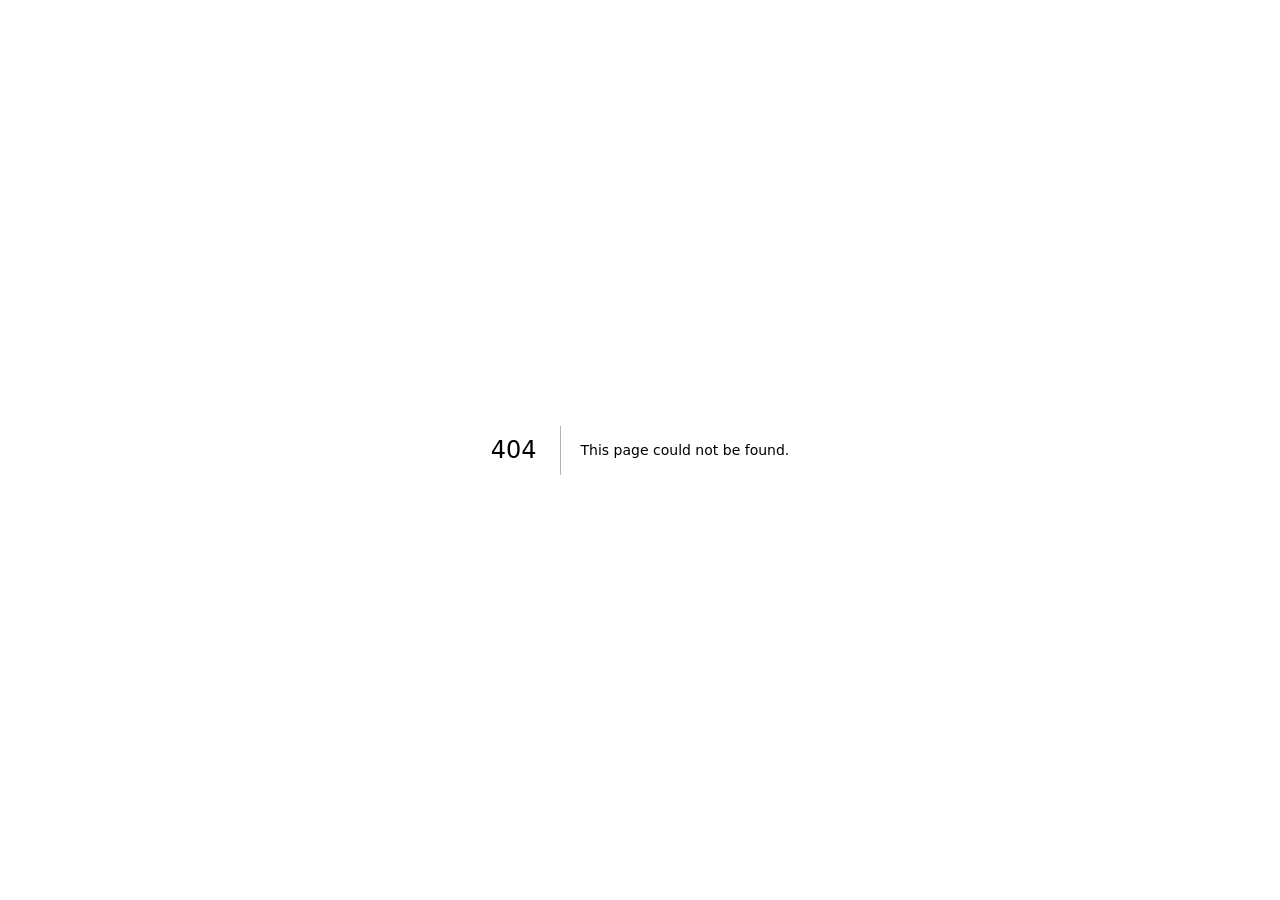
<file: 404/index.html>
<!DOCTYPE html><html lang="en" class="__variable_451fb4 __variable_8d24d3 __variable_99c1b0 __variable_70d83d"><head><meta charSet="utf-8"/><meta name="viewport" content="width=device-width, initial-scale=1"/><link rel="preload" href="/_next/static/media/36966cca54120369-s.p.woff2" as="font" crossorigin="" type="font/woff2"/><link rel="preload" href="/_next/static/media/84adbee2f2a7cb50.p.woff2" as="font" crossorigin="" type="font/woff2"/><link rel="preload" href="/_next/static/media/8edf6d3506a17285.p.woff2" as="font" crossorigin="" type="font/woff2"/><link rel="preload" href="/_next/static/media/98e207f02528a563-s.p.woff2" as="font" crossorigin="" type="font/woff2"/><link rel="preload" href="/_next/static/media/d3ebbfd689654d3a-s.p.woff2" as="font" crossorigin="" type="font/woff2"/><link rel="preload" href="/_next/static/media/e4af272ccee01ff0-s.p.woff2" as="font" crossorigin="" type="font/woff2"/><link rel="stylesheet" href="/_next/static/css/77082f1a822dc9e9.css" data-precedence="next"/><link rel="preload" as="script" fetchPriority="low" href="/_next/static/chunks/webpack-fbc35b7db69e2536.js"/><script src="/_next/static/chunks/fd9d1056-b11b2651f33aae7f.js" async=""></script><script src="/_next/static/chunks/117-ef7958a3060003de.js" async=""></script><script src="/_next/static/chunks/main-app-3bf3d73da81da67e.js" async=""></script><meta name="robots" content="noindex"/><title>404: This page could not be found.</title><title>Gokul Rajaram — Early-stage investor &amp; product operator</title><meta name="description" content="I invest in early-stage technology startups and partner with founders to help them build enduring companies."/><meta property="og:title" content="Gokul Rajaram — Early-stage investor &amp; product operator"/><meta property="og:description" content="I invest in early-stage technology startups and partner with founders to help them build enduring companies."/><meta property="og:url" content="https://gokul-rajaram.pages.dev/"/><meta property="og:site_name" content="Gokul Rajaram"/><meta property="og:type" content="website"/><meta name="twitter:card" content="summary_large_image"/><meta name="twitter:creator" content="@gokulr"/><meta name="twitter:title" content="Gokul Rajaram — Early-stage investor &amp; product operator"/><meta name="twitter:description" content="I invest in early-stage technology startups and partner with founders to help them build enduring companies."/><meta name="next-size-adjust"/><script src="/_next/static/chunks/polyfills-42372ed130431b0a.js" noModule=""></script></head><body><noscript><style>[style*=&quot;opacity:0&quot;],[style*=&quot;opacity: 0&quot;]{opacity:1!important;transform:none!important}</style></noscript><div style="font-family:system-ui,&quot;Segoe UI&quot;,Roboto,Helvetica,Arial,sans-serif,&quot;Apple Color Emoji&quot;,&quot;Segoe UI Emoji&quot;;height:100vh;text-align:center;display:flex;flex-direction:column;align-items:center;justify-content:center"><div><style>body{color:#000;background:#fff;margin:0}.next-error-h1{border-right:1px solid rgba(0,0,0,.3)}@media (prefers-color-scheme:dark){body{color:#fff;background:#000}.next-error-h1{border-right:1px solid rgba(255,255,255,.3)}}</style><h1 class="next-error-h1" style="display:inline-block;margin:0 20px 0 0;padding:0 23px 0 0;font-size:24px;font-weight:500;vertical-align:top;line-height:49px">404</h1><div style="display:inline-block"><h2 style="font-size:14px;font-weight:400;line-height:49px;margin:0">This page could not be found.</h2></div></div></div><script src="/_next/static/chunks/webpack-fbc35b7db69e2536.js" async=""></script><script>(self.__next_f=self.__next_f||[]).push([0]);self.__next_f.push([2,null])</script><script>self.__next_f.push([1,"1:HL[\"/_next/static/media/36966cca54120369-s.p.woff2\",\"font\",{\"crossOrigin\":\"\",\"type\":\"font/woff2\"}]\n2:HL[\"/_next/static/media/84adbee2f2a7cb50.p.woff2\",\"font\",{\"crossOrigin\":\"\",\"type\":\"font/woff2\"}]\n3:HL[\"/_next/static/media/8edf6d3506a17285.p.woff2\",\"font\",{\"crossOrigin\":\"\",\"type\":\"font/woff2\"}]\n4:HL[\"/_next/static/media/98e207f02528a563-s.p.woff2\",\"font\",{\"crossOrigin\":\"\",\"type\":\"font/woff2\"}]\n5:HL[\"/_next/static/media/d3ebbfd689654d3a-s.p.woff2\",\"font\",{\"crossOrigin\":\"\",\"type\":\"font/woff2\"}]\n6:HL[\"/_next/static/media/e4af272ccee01ff0-s.p.woff2\",\"font\",{\"crossOrigin\":\"\",\"type\":\"font/woff2\"}]\n7:HL[\"/_next/static/css/77082f1a822dc9e9.css\",\"style\"]\n"])</script><script>self.__next_f.push([1,"8:I[2846,[],\"\"]\na:I[4707,[],\"\"]\nb:I[6423,[],\"\"]\n11:I[1060,[],\"\"]\nc:{\"fontFamily\":\"system-ui,\\\"Segoe UI\\\",Roboto,Helvetica,Arial,sans-serif,\\\"Apple Color Emoji\\\",\\\"Segoe UI Emoji\\\"\",\"height\":\"100vh\",\"textAlign\":\"center\",\"display\":\"flex\",\"flexDirection\":\"column\",\"alignItems\":\"center\",\"justifyContent\":\"center\"}\nd:{\"display\":\"inline-block\",\"margin\":\"0 20px 0 0\",\"padding\":\"0 23px 0 0\",\"fontSize\":24,\"fontWeight\":500,\"verticalAlign\":\"top\",\"lineHeight\":\"49px\"}\ne:{\"display\":\"inline-block\"}\nf:{\"fontSize\":14,\"fontWeight\":400,\"lineHeight\":\"49px\",\"margin\":0}\n12:[]\n"])</script><script>self.__next_f.push([1,"0:[\"$\",\"$L8\",null,{\"buildId\":\"1CmdEnth9DIKRm3U_sCVv\",\"assetPrefix\":\"/gokul-rajaram\",\"urlParts\":[\"\",\"_not-found\",\"\"],\"initialTree\":[\"\",{\"children\":[\"/_not-found\",{\"children\":[\"__PAGE__\",{}]}]},\"$undefined\",\"$undefined\",true],\"initialSeedData\":[\"\",{\"children\":[\"/_not-found\",{\"children\":[\"__PAGE__\",{},[[\"$L9\",[[\"$\",\"title\",null,{\"children\":\"404: This page could not be found.\"}],[\"$\",\"div\",null,{\"style\":{\"fontFamily\":\"system-ui,\\\"Segoe UI\\\",Roboto,Helvetica,Arial,sans-serif,\\\"Apple Color Emoji\\\",\\\"Segoe UI Emoji\\\"\",\"height\":\"100vh\",\"textAlign\":\"center\",\"display\":\"flex\",\"flexDirection\":\"column\",\"alignItems\":\"center\",\"justifyContent\":\"center\"},\"children\":[\"$\",\"div\",null,{\"children\":[[\"$\",\"style\",null,{\"dangerouslySetInnerHTML\":{\"__html\":\"body{color:#000;background:#fff;margin:0}.next-error-h1{border-right:1px solid rgba(0,0,0,.3)}@media (prefers-color-scheme:dark){body{color:#fff;background:#000}.next-error-h1{border-right:1px solid rgba(255,255,255,.3)}}\"}}],[\"$\",\"h1\",null,{\"className\":\"next-error-h1\",\"style\":{\"display\":\"inline-block\",\"margin\":\"0 20px 0 0\",\"padding\":\"0 23px 0 0\",\"fontSize\":24,\"fontWeight\":500,\"verticalAlign\":\"top\",\"lineHeight\":\"49px\"},\"children\":\"404\"}],[\"$\",\"div\",null,{\"style\":{\"display\":\"inline-block\"},\"children\":[\"$\",\"h2\",null,{\"style\":{\"fontSize\":14,\"fontWeight\":400,\"lineHeight\":\"49px\",\"margin\":0},\"children\":\"This page could not be found.\"}]}]]}]}]],null],null],null]},[null,[\"$\",\"$La\",null,{\"parallelRouterKey\":\"children\",\"segmentPath\":[\"children\",\"/_not-found\",\"children\"],\"error\":\"$undefined\",\"errorStyles\":\"$undefined\",\"errorScripts\":\"$undefined\",\"template\":[\"$\",\"$Lb\",null,{}],\"templateStyles\":\"$undefined\",\"templateScripts\":\"$undefined\",\"notFound\":\"$undefined\",\"notFoundStyles\":\"$undefined\"}]],null]},[[[[\"$\",\"link\",\"0\",{\"rel\":\"stylesheet\",\"href\":\"/_next/static/css/77082f1a822dc9e9.css\",\"precedence\":\"next\",\"crossOrigin\":\"$undefined\"}]],[\"$\",\"html\",null,{\"lang\":\"en\",\"className\":\"__variable_451fb4 __variable_8d24d3 __variable_99c1b0 __variable_70d83d\",\"children\":[\"$\",\"body\",null,{\"children\":[[\"$\",\"noscript\",null,{\"children\":[\"$\",\"style\",null,{\"children\":\"[style*=\\\"opacity:0\\\"],[style*=\\\"opacity: 0\\\"]{opacity:1!important;transform:none!important}\"}]}],[\"$\",\"$La\",null,{\"parallelRouterKey\":\"children\",\"segmentPath\":[\"children\"],\"error\":\"$undefined\",\"errorStyles\":\"$undefined\",\"errorScripts\":\"$undefined\",\"template\":[\"$\",\"$Lb\",null,{}],\"templateStyles\":\"$undefined\",\"templateScripts\":\"$undefined\",\"notFound\":[[\"$\",\"title\",null,{\"children\":\"404: This page could not be found.\"}],[\"$\",\"div\",null,{\"style\":\"$c\",\"children\":[\"$\",\"div\",null,{\"children\":[[\"$\",\"style\",null,{\"dangerouslySetInnerHTML\":{\"__html\":\"body{color:#000;background:#fff;margin:0}.next-error-h1{border-right:1px solid rgba(0,0,0,.3)}@media (prefers-color-scheme:dark){body{color:#fff;background:#000}.next-error-h1{border-right:1px solid rgba(255,255,255,.3)}}\"}}],[\"$\",\"h1\",null,{\"className\":\"next-error-h1\",\"style\":\"$d\",\"children\":\"404\"}],[\"$\",\"div\",null,{\"style\":\"$e\",\"children\":[\"$\",\"h2\",null,{\"style\":\"$f\",\"children\":\"This page could not be found.\"}]}]]}]}]],\"notFoundStyles\":[]}]]}]}]],null],null],\"couldBeIntercepted\":false,\"initialHead\":[[\"$\",\"meta\",null,{\"name\":\"robots\",\"content\":\"noindex\"}],\"$L10\"],\"globalErrorComponent\":\"$11\",\"missingSlots\":\"$W12\"}]\n"])</script><script>self.__next_f.push([1,"10:[[\"$\",\"meta\",\"0\",{\"name\":\"viewport\",\"content\":\"width=device-width, initial-scale=1\"}],[\"$\",\"meta\",\"1\",{\"charSet\":\"utf-8\"}],[\"$\",\"title\",\"2\",{\"children\":\"Gokul Rajaram — Early-stage investor \u0026 product operator\"}],[\"$\",\"meta\",\"3\",{\"name\":\"description\",\"content\":\"I invest in early-stage technology startups and partner with founders to help them build enduring companies.\"}],[\"$\",\"meta\",\"4\",{\"property\":\"og:title\",\"content\":\"Gokul Rajaram — Early-stage investor \u0026 product operator\"}],[\"$\",\"meta\",\"5\",{\"property\":\"og:description\",\"content\":\"I invest in early-stage technology startups and partner with founders to help them build enduring companies.\"}],[\"$\",\"meta\",\"6\",{\"property\":\"og:url\",\"content\":\"https://gokul-rajaram.pages.dev/\"}],[\"$\",\"meta\",\"7\",{\"property\":\"og:site_name\",\"content\":\"Gokul Rajaram\"}],[\"$\",\"meta\",\"8\",{\"property\":\"og:type\",\"content\":\"website\"}],[\"$\",\"meta\",\"9\",{\"name\":\"twitter:card\",\"content\":\"summary_large_image\"}],[\"$\",\"meta\",\"10\",{\"name\":\"twitter:creator\",\"content\":\"@gokulr\"}],[\"$\",\"meta\",\"11\",{\"name\":\"twitter:title\",\"content\":\"Gokul Rajaram — Early-stage investor \u0026 product operator\"}],[\"$\",\"meta\",\"12\",{\"name\":\"twitter:description\",\"content\":\"I invest in early-stage technology startups and partner with founders to help them build enduring companies.\"}],[\"$\",\"meta\",\"13\",{\"name\":\"next-size-adjust\"}]]\n9:null\n"])</script></body></html>
</file>
<file: _next/static/css/77082f1a822dc9e9.css>
@font-face{font-family:__Space_Grotesk_451fb4;font-style:normal;font-weight:400;font-display:swap;src:url(/_next/static/media/e1aab0933260df4d-s.woff2) format("woff2");unicode-range:u+0102-0103,u+0110-0111,u+0128-0129,u+0168-0169,u+01a0-01a1,u+01af-01b0,u+0300-0301,u+0303-0304,u+0308-0309,u+0323,u+0329,u+1ea0-1ef9,u+20ab}@font-face{font-family:__Space_Grotesk_451fb4;font-style:normal;font-weight:400;font-display:swap;src:url(/_next/static/media/b7387a63dd068245-s.woff2) format("woff2");unicode-range:u+0100-02ba,u+02bd-02c5,u+02c7-02cc,u+02ce-02d7,u+02dd-02ff,u+0304,u+0308,u+0329,u+1d00-1dbf,u+1e00-1e9f,u+1ef2-1eff,u+2020,u+20a0-20ab,u+20ad-20c0,u+2113,u+2c60-2c7f,u+a720-a7ff}@font-face{font-family:__Space_Grotesk_451fb4;font-style:normal;font-weight:400;font-display:swap;src:url(/_next/static/media/36966cca54120369-s.p.woff2) format("woff2");unicode-range:u+00??,u+0131,u+0152-0153,u+02bb-02bc,u+02c6,u+02da,u+02dc,u+0304,u+0308,u+0329,u+2000-206f,u+20ac,u+2122,u+2191,u+2193,u+2212,u+2215,u+feff,u+fffd}@font-face{font-family:__Space_Grotesk_451fb4;font-style:normal;font-weight:500;font-display:swap;src:url(/_next/static/media/e1aab0933260df4d-s.woff2) format("woff2");unicode-range:u+0102-0103,u+0110-0111,u+0128-0129,u+0168-0169,u+01a0-01a1,u+01af-01b0,u+0300-0301,u+0303-0304,u+0308-0309,u+0323,u+0329,u+1ea0-1ef9,u+20ab}@font-face{font-family:__Space_Grotesk_451fb4;font-style:normal;font-weight:500;font-display:swap;src:url(/_next/static/media/b7387a63dd068245-s.woff2) format("woff2");unicode-range:u+0100-02ba,u+02bd-02c5,u+02c7-02cc,u+02ce-02d7,u+02dd-02ff,u+0304,u+0308,u+0329,u+1d00-1dbf,u+1e00-1e9f,u+1ef2-1eff,u+2020,u+20a0-20ab,u+20ad-20c0,u+2113,u+2c60-2c7f,u+a720-a7ff}@font-face{font-family:__Space_Grotesk_451fb4;font-style:normal;font-weight:500;font-display:swap;src:url(/_next/static/media/36966cca54120369-s.p.woff2) format("woff2");unicode-range:u+00??,u+0131,u+0152-0153,u+02bb-02bc,u+02c6,u+02da,u+02dc,u+0304,u+0308,u+0329,u+2000-206f,u+20ac,u+2122,u+2191,u+2193,u+2212,u+2215,u+feff,u+fffd}@font-face{font-family:__Space_Grotesk_451fb4;font-style:normal;font-weight:700;font-display:swap;src:url(/_next/static/media/e1aab0933260df4d-s.woff2) format("woff2");unicode-range:u+0102-0103,u+0110-0111,u+0128-0129,u+0168-0169,u+01a0-01a1,u+01af-01b0,u+0300-0301,u+0303-0304,u+0308-0309,u+0323,u+0329,u+1ea0-1ef9,u+20ab}@font-face{font-family:__Space_Grotesk_451fb4;font-style:normal;font-weight:700;font-display:swap;src:url(/_next/static/media/b7387a63dd068245-s.woff2) format("woff2");unicode-range:u+0100-02ba,u+02bd-02c5,u+02c7-02cc,u+02ce-02d7,u+02dd-02ff,u+0304,u+0308,u+0329,u+1d00-1dbf,u+1e00-1e9f,u+1ef2-1eff,u+2020,u+20a0-20ab,u+20ad-20c0,u+2113,u+2c60-2c7f,u+a720-a7ff}@font-face{font-family:__Space_Grotesk_451fb4;font-style:normal;font-weight:700;font-display:swap;src:url(/_next/static/media/36966cca54120369-s.p.woff2) format("woff2");unicode-range:u+00??,u+0131,u+0152-0153,u+02bb-02bc,u+02c6,u+02da,u+02dc,u+0304,u+0308,u+0329,u+2000-206f,u+20ac,u+2122,u+2191,u+2193,u+2212,u+2215,u+feff,u+fffd}@font-face{font-family:__Space_Grotesk_Fallback_451fb4;src:local("Arial");ascent-override:89.71%;descent-override:26.62%;line-gap-override:0.00%;size-adjust:109.69%}.__className_451fb4{font-family:__Space_Grotesk_451fb4,__Space_Grotesk_Fallback_451fb4;font-style:normal}.__variable_451fb4{--font-display:"__Space_Grotesk_451fb4","__Space_Grotesk_Fallback_451fb4"}@font-face{font-family:__Newsreader_8d24d3;font-style:italic;font-weight:200 800;font-display:swap;src:url(/_next/static/media/fc61cfb200d549a5.woff2) format("woff2");unicode-range:u+0102-0103,u+0110-0111,u+0128-0129,u+0168-0169,u+01a0-01a1,u+01af-01b0,u+0300-0301,u+0303-0304,u+0308-0309,u+0323,u+0329,u+1ea0-1ef9,u+20ab}@font-face{font-family:__Newsreader_8d24d3;font-style:italic;font-weight:200 800;font-display:swap;src:url(/_next/static/media/fe6c4b8cc116014d.woff2) format("woff2");unicode-range:u+0100-02ba,u+02bd-02c5,u+02c7-02cc,u+02ce-02d7,u+02dd-02ff,u+0304,u+0308,u+0329,u+1d00-1dbf,u+1e00-1e9f,u+1ef2-1eff,u+2020,u+20a0-20ab,u+20ad-20c0,u+2113,u+2c60-2c7f,u+a720-a7ff}@font-face{font-family:__Newsreader_8d24d3;font-style:italic;font-weight:200 800;font-display:swap;src:url(/_next/static/media/8edf6d3506a17285.p.woff2) format("woff2");unicode-range:u+00??,u+0131,u+0152-0153,u+02bb-02bc,u+02c6,u+02da,u+02dc,u+0304,u+0308,u+0329,u+2000-206f,u+20ac,u+2122,u+2191,u+2193,u+2212,u+2215,u+feff,u+fffd}@font-face{font-family:__Newsreader_8d24d3;font-style:normal;font-weight:200 800;font-display:swap;src:url(/_next/static/media/b5963afcf1479527.woff2) format("woff2");unicode-range:u+0102-0103,u+0110-0111,u+0128-0129,u+0168-0169,u+01a0-01a1,u+01af-01b0,u+0300-0301,u+0303-0304,u+0308-0309,u+0323,u+0329,u+1ea0-1ef9,u+20ab}@font-face{font-family:__Newsreader_8d24d3;font-style:normal;font-weight:200 800;font-display:swap;src:url(/_next/static/media/5ed7d4ff5e59016d.woff2) format("woff2");unicode-range:u+0100-02ba,u+02bd-02c5,u+02c7-02cc,u+02ce-02d7,u+02dd-02ff,u+0304,u+0308,u+0329,u+1d00-1dbf,u+1e00-1e9f,u+1ef2-1eff,u+2020,u+20a0-20ab,u+20ad-20c0,u+2113,u+2c60-2c7f,u+a720-a7ff}@font-face{font-family:__Newsreader_8d24d3;font-style:normal;font-weight:200 800;font-display:swap;src:url(/_next/static/media/84adbee2f2a7cb50.p.woff2) format("woff2");unicode-range:u+00??,u+0131,u+0152-0153,u+02bb-02bc,u+02c6,u+02da,u+02dc,u+0304,u+0308,u+0329,u+2000-206f,u+20ac,u+2122,u+2191,u+2193,u+2212,u+2215,u+feff,u+fffd}.__className_8d24d3{font-family:__Newsreader_8d24d3}.__variable_8d24d3{--font-serif:"__Newsreader_8d24d3"}@font-face{font-family:__Inter_99c1b0;font-style:normal;font-weight:100 900;font-display:swap;src:url(/_next/static/media/ba9851c3c22cd980-s.woff2) format("woff2");unicode-range:u+0460-052f,u+1c80-1c8a,u+20b4,u+2de0-2dff,u+a640-a69f,u+fe2e-fe2f}@font-face{font-family:__Inter_99c1b0;font-style:normal;font-weight:100 900;font-display:swap;src:url(/_next/static/media/21350d82a1f187e9-s.woff2) format("woff2");unicode-range:u+0301,u+0400-045f,u+0490-0491,u+04b0-04b1,u+2116}@font-face{font-family:__Inter_99c1b0;font-style:normal;font-weight:100 900;font-display:swap;src:url(/_next/static/media/c5fe6dc8356a8c31-s.woff2) format("woff2");unicode-range:u+1f??}@font-face{font-family:__Inter_99c1b0;font-style:normal;font-weight:100 900;font-display:swap;src:url(/_next/static/media/19cfc7226ec3afaa-s.woff2) format("woff2");unicode-range:u+0370-0377,u+037a-037f,u+0384-038a,u+038c,u+038e-03a1,u+03a3-03ff}@font-face{font-family:__Inter_99c1b0;font-style:normal;font-weight:100 900;font-display:swap;src:url(/_next/static/media/df0a9ae256c0569c-s.woff2) format("woff2");unicode-range:u+0102-0103,u+0110-0111,u+0128-0129,u+0168-0169,u+01a0-01a1,u+01af-01b0,u+0300-0301,u+0303-0304,u+0308-0309,u+0323,u+0329,u+1ea0-1ef9,u+20ab}@font-face{font-family:__Inter_99c1b0;font-style:normal;font-weight:100 900;font-display:swap;src:url(/_next/static/media/8e9860b6e62d6359-s.woff2) format("woff2");unicode-range:u+0100-02ba,u+02bd-02c5,u+02c7-02cc,u+02ce-02d7,u+02dd-02ff,u+0304,u+0308,u+0329,u+1d00-1dbf,u+1e00-1e9f,u+1ef2-1eff,u+2020,u+20a0-20ab,u+20ad-20c0,u+2113,u+2c60-2c7f,u+a720-a7ff}@font-face{font-family:__Inter_99c1b0;font-style:normal;font-weight:100 900;font-display:swap;src:url(/_next/static/media/e4af272ccee01ff0-s.p.woff2) format("woff2");unicode-range:u+00??,u+0131,u+0152-0153,u+02bb-02bc,u+02c6,u+02da,u+02dc,u+0304,u+0308,u+0329,u+2000-206f,u+20ac,u+2122,u+2191,u+2193,u+2212,u+2215,u+feff,u+fffd}@font-face{font-family:__Inter_Fallback_99c1b0;src:local("Arial");ascent-override:90.49%;descent-override:22.56%;line-gap-override:0.00%;size-adjust:107.06%}.__className_99c1b0{font-family:__Inter_99c1b0,__Inter_Fallback_99c1b0;font-style:normal}.__variable_99c1b0{--font-sans:"__Inter_99c1b0","__Inter_Fallback_99c1b0"}@font-face{font-family:__IBM_Plex_Mono_70d83d;font-style:normal;font-weight:400;font-display:swap;src:url(/_next/static/media/58f386aa6b1a2a92-s.woff2) format("woff2");unicode-range:u+0460-052f,u+1c80-1c8a,u+20b4,u+2de0-2dff,u+a640-a69f,u+fe2e-fe2f}@font-face{font-family:__IBM_Plex_Mono_70d83d;font-style:normal;font-weight:400;font-display:swap;src:url(/_next/static/media/011e180705008d6f-s.woff2) format("woff2");unicode-range:u+0301,u+0400-045f,u+0490-0491,u+04b0-04b1,u+2116}@font-face{font-family:__IBM_Plex_Mono_70d83d;font-style:normal;font-weight:400;font-display:swap;src:url(/_next/static/media/7ba5fb2a8c88521c-s.woff2) format("woff2");unicode-range:u+0102-0103,u+0110-0111,u+0128-0129,u+0168-0169,u+01a0-01a1,u+01af-01b0,u+0300-0301,u+0303-0304,u+0308-0309,u+0323,u+0329,u+1ea0-1ef9,u+20ab}@font-face{font-family:__IBM_Plex_Mono_70d83d;font-style:normal;font-weight:400;font-display:swap;src:url(/_next/static/media/92eeb95d069020cc-s.woff2) format("woff2");unicode-range:u+0100-02ba,u+02bd-02c5,u+02c7-02cc,u+02ce-02d7,u+02dd-02ff,u+0304,u+0308,u+0329,u+1d00-1dbf,u+1e00-1e9f,u+1ef2-1eff,u+2020,u+20a0-20ab,u+20ad-20c0,u+2113,u+2c60-2c7f,u+a720-a7ff}@font-face{font-family:__IBM_Plex_Mono_70d83d;font-style:normal;font-weight:400;font-display:swap;src:url(/_next/static/media/d3ebbfd689654d3a-s.p.woff2) format("woff2");unicode-range:u+00??,u+0131,u+0152-0153,u+02bb-02bc,u+02c6,u+02da,u+02dc,u+0304,u+0308,u+0329,u+2000-206f,u+20ac,u+2122,u+2191,u+2193,u+2212,u+2215,u+feff,u+fffd}@font-face{font-family:__IBM_Plex_Mono_70d83d;font-style:normal;font-weight:500;font-display:swap;src:url(/_next/static/media/ef4d5661765d0e49-s.woff2) format("woff2");unicode-range:u+0460-052f,u+1c80-1c8a,u+20b4,u+2de0-2dff,u+a640-a69f,u+fe2e-fe2f}@font-face{font-family:__IBM_Plex_Mono_70d83d;font-style:normal;font-weight:500;font-display:swap;src:url(/_next/static/media/d29838c109ef09b4-s.woff2) format("woff2");unicode-range:u+0301,u+0400-045f,u+0490-0491,u+04b0-04b1,u+2116}@font-face{font-family:__IBM_Plex_Mono_70d83d;font-style:normal;font-weight:500;font-display:swap;src:url(/_next/static/media/e40af3453d7c920a-s.woff2) format("woff2");unicode-range:u+0102-0103,u+0110-0111,u+0128-0129,u+0168-0169,u+01a0-01a1,u+01af-01b0,u+0300-0301,u+0303-0304,u+0308-0309,u+0323,u+0329,u+1ea0-1ef9,u+20ab}@font-face{font-family:__IBM_Plex_Mono_70d83d;font-style:normal;font-weight:500;font-display:swap;src:url(/_next/static/media/99dcf268bda04fe5-s.woff2) format("woff2");unicode-range:u+0100-02ba,u+02bd-02c5,u+02c7-02cc,u+02ce-02d7,u+02dd-02ff,u+0304,u+0308,u+0329,u+1d00-1dbf,u+1e00-1e9f,u+1ef2-1eff,u+2020,u+20a0-20ab,u+20ad-20c0,u+2113,u+2c60-2c7f,u+a720-a7ff}@font-face{font-family:__IBM_Plex_Mono_70d83d;font-style:normal;font-weight:500;font-display:swap;src:url(/_next/static/media/98e207f02528a563-s.p.woff2) format("woff2");unicode-range:u+00??,u+0131,u+0152-0153,u+02bb-02bc,u+02c6,u+02da,u+02dc,u+0304,u+0308,u+0329,u+2000-206f,u+20ac,u+2122,u+2191,u+2193,u+2212,u+2215,u+feff,u+fffd}@font-face{font-family:__IBM_Plex_Mono_Fallback_70d83d;src:local("Arial");ascent-override:76.16%;descent-override:20.43%;line-gap-override:0.00%;size-adjust:134.59%}.__className_70d83d{font-family:__IBM_Plex_Mono_70d83d,__IBM_Plex_Mono_Fallback_70d83d;font-style:normal}.__variable_70d83d{--font-mono:"__IBM_Plex_Mono_70d83d","__IBM_Plex_Mono_Fallback_70d83d"}*,:after,:before{--tw-border-spacing-x:0;--tw-border-spacing-y:0;--tw-translate-x:0;--tw-translate-y:0;--tw-rotate:0;--tw-skew-x:0;--tw-skew-y:0;--tw-scale-x:1;--tw-scale-y:1;--tw-pan-x: ;--tw-pan-y: ;--tw-pinch-zoom: ;--tw-scroll-snap-strictness:proximity;--tw-gradient-from-position: ;--tw-gradient-via-position: ;--tw-gradient-to-position: ;--tw-ordinal: ;--tw-slashed-zero: ;--tw-numeric-figure: ;--tw-numeric-spacing: ;--tw-numeric-fraction: ;--tw-ring-inset: ;--tw-ring-offset-width:0px;--tw-ring-offset-color:#fff;--tw-ring-color:rgba(59,130,246,.5);--tw-ring-offset-shadow:0 0 #0000;--tw-ring-shadow:0 0 #0000;--tw-shadow:0 0 #0000;--tw-shadow-colored:0 0 #0000;--tw-blur: ;--tw-brightness: ;--tw-contrast: ;--tw-grayscale: ;--tw-hue-rotate: ;--tw-invert: ;--tw-saturate: ;--tw-sepia: ;--tw-drop-shadow: ;--tw-backdrop-blur: ;--tw-backdrop-brightness: ;--tw-backdrop-contrast: ;--tw-backdrop-grayscale: ;--tw-backdrop-hue-rotate: ;--tw-backdrop-invert: ;--tw-backdrop-opacity: ;--tw-backdrop-saturate: ;--tw-backdrop-sepia: ;--tw-contain-size: ;--tw-contain-layout: ;--tw-contain-paint: ;--tw-contain-style: }::backdrop{--tw-border-spacing-x:0;--tw-border-spacing-y:0;--tw-translate-x:0;--tw-translate-y:0;--tw-rotate:0;--tw-skew-x:0;--tw-skew-y:0;--tw-scale-x:1;--tw-scale-y:1;--tw-pan-x: ;--tw-pan-y: ;--tw-pinch-zoom: ;--tw-scroll-snap-strictness:proximity;--tw-gradient-from-position: ;--tw-gradient-via-position: ;--tw-gradient-to-position: ;--tw-ordinal: ;--tw-slashed-zero: ;--tw-numeric-figure: ;--tw-numeric-spacing: ;--tw-numeric-fraction: ;--tw-ring-inset: ;--tw-ring-offset-width:0px;--tw-ring-offset-color:#fff;--tw-ring-color:rgba(59,130,246,.5);--tw-ring-offset-shadow:0 0 #0000;--tw-ring-shadow:0 0 #0000;--tw-shadow:0 0 #0000;--tw-shadow-colored:0 0 #0000;--tw-blur: ;--tw-brightness: ;--tw-contrast: ;--tw-grayscale: ;--tw-hue-rotate: ;--tw-invert: ;--tw-saturate: ;--tw-sepia: ;--tw-drop-shadow: ;--tw-backdrop-blur: ;--tw-backdrop-brightness: ;--tw-backdrop-contrast: ;--tw-backdrop-grayscale: ;--tw-backdrop-hue-rotate: ;--tw-backdrop-invert: ;--tw-backdrop-opacity: ;--tw-backdrop-saturate: ;--tw-backdrop-sepia: ;--tw-contain-size: ;--tw-contain-layout: ;--tw-contain-paint: ;--tw-contain-style: }/*
! tailwindcss v3.4.19 | MIT License | https://tailwindcss.com
*/*,:after,:before{box-sizing:border-box;border:0 solid #e5e7eb}:after,:before{--tw-content:""}:host,html{line-height:1.5;-webkit-text-size-adjust:100%;-moz-tab-size:4;-o-tab-size:4;tab-size:4;font-family:var(--font-sans),-apple-system,Segoe UI,sans-serif;font-feature-settings:normal;font-variation-settings:normal;-webkit-tap-highlight-color:transparent}body{margin:0;line-height:inherit}hr{height:0;color:inherit;border-top-width:1px}abbr:where([title]){-webkit-text-decoration:underline dotted;text-decoration:underline dotted}h1,h2,h3,h4,h5,h6{font-size:inherit;font-weight:inherit}a{color:inherit;text-decoration:inherit}b,strong{font-weight:bolder}code,kbd,pre,samp{font-family:var(--font-mono),ui-monospace,SF Mono,Menlo,monospace;font-feature-settings:normal;font-variation-settings:normal;font-size:1em}small{font-size:80%}sub,sup{font-size:75%;line-height:0;position:relative;vertical-align:baseline}sub{bottom:-.25em}sup{top:-.5em}table{text-indent:0;border-color:inherit;border-collapse:collapse}button,input,optgroup,select,textarea{font-family:inherit;font-feature-settings:inherit;font-variation-settings:inherit;font-size:100%;font-weight:inherit;line-height:inherit;letter-spacing:inherit;color:inherit;margin:0;padding:0}button,select{text-transform:none}button,input:where([type=button]),input:where([type=reset]),input:where([type=submit]){-webkit-appearance:button;background-color:transparent;background-image:none}:-moz-focusring{outline:auto}:-moz-ui-invalid{box-shadow:none}progress{vertical-align:baseline}::-webkit-inner-spin-button,::-webkit-outer-spin-button{height:auto}[type=search]{-webkit-appearance:textfield;outline-offset:-2px}::-webkit-search-decoration{-webkit-appearance:none}::-webkit-file-upload-button{-webkit-appearance:button;font:inherit}summary{display:list-item}blockquote,dd,dl,figure,h1,h2,h3,h4,h5,h6,hr,p,pre{margin:0}fieldset{margin:0}fieldset,legend{padding:0}menu,ol,ul{list-style:none;margin:0;padding:0}dialog{padding:0}textarea{resize:vertical}input::-moz-placeholder,textarea::-moz-placeholder{opacity:1;color:#9ca3af}input::placeholder,textarea::placeholder{opacity:1;color:#9ca3af}[role=button],button{cursor:pointer}:disabled{cursor:default}audio,canvas,embed,iframe,img,object,svg,video{display:block;vertical-align:middle}img,video{max-width:100%;height:auto}[hidden]:where(:not([hidden=until-found])){display:none}html{-webkit-text-size-adjust:100%;background-color:var(--bg)}@media (prefers-reduced-motion:no-preference){html{scroll-behavior:smooth}}body{background-color:var(--bg);color:var(--fg);font-family:var(--font-sans),-apple-system,"Segoe UI","Helvetica Neue",sans-serif;-webkit-font-smoothing:antialiased;-moz-osx-font-smoothing:grayscale;text-rendering:optimizeLegibility}::-moz-selection{background-color:var(--accent);color:var(--bg)}::selection{background-color:var(--accent);color:var(--bg)}:focus-visible{outline:2px solid var(--accent);outline-offset:3px;border-radius:0}*{scrollbar-width:thin;scrollbar-color:var(--line-strong) var(--bg)}::-webkit-scrollbar{width:10px;height:10px}::-webkit-scrollbar-track{background:var(--bg)}::-webkit-scrollbar-thumb{background:var(--line-strong);border:2px solid var(--bg)}.container{width:100%}@media (min-width:640px){.container{max-width:640px}}@media (min-width:768px){.container{max-width:768px}}@media (min-width:1024px){.container{max-width:1024px}}@media (min-width:1280px){.container{max-width:1280px}}@media (min-width:1536px){.container{max-width:1536px}}.wrap{width:100%;max-width:1280px;margin-inline:auto;padding-inline:20px}@media (min-width:768px){.wrap{padding-inline:40px}}@media (min-width:1024px){.wrap{padding-inline:56px}}.section{padding-block:96px;scroll-margin-top:80px}@media (min-width:1024px){.section{padding-block:128px}}.skip{position:absolute;left:-9999px;top:0;z-index:100}.skip:focus{left:16px;top:16px;background-color:var(--bg);border:1px solid var(--accent);padding:12px 16px}.d-mega{font-size:clamp(3rem,11vw,8.5rem);line-height:.92;letter-spacing:-.03em}.d-h2,.d-mega{font-family:var(--font-display),"Helvetica Neue",sans-serif;font-weight:700;text-transform:uppercase}.d-h2{font-size:clamp(1.875rem,4.5vw,3.25rem);line-height:.98;letter-spacing:-.02em;text-wrap:balance}.d-h3{font-weight:700;font-size:1.375rem;line-height:1.15;letter-spacing:-.01em;text-transform:uppercase}.d-h3,.d-title{font-family:var(--font-display),"Helvetica Neue",sans-serif}.d-title{font-weight:500;font-size:1.0625rem;line-height:1.35;letter-spacing:0}.d-stat{font-family:var(--font-display),"Helvetica Neue",sans-serif;font-weight:700;font-size:clamp(2.25rem,3.6vw,3.25rem);line-height:1;letter-spacing:-.02em}.serif-line{font-size:clamp(1.375rem,2.6vw,2rem)}.serif-line,.t-quote{font-family:var(--font-serif),Georgia,"Times New Roman",serif;font-weight:400;font-style:italic;line-height:1.4;letter-spacing:-.005em}.t-quote{font-size:clamp(1.5rem,2.8vw,2.25rem)}.t-body{font-size:1.0625rem;line-height:1.65}.t-body,.t-body-sm{font-family:var(--font-sans),sans-serif;font-weight:400}.t-body-sm{font-size:.9375rem;line-height:1.6}.mono-label{font-family:var(--font-mono),monospace;font-weight:500;font-size:.75rem;line-height:1.4;letter-spacing:.08em;text-transform:uppercase}.mono-data{font-size:.8125rem;line-height:1.6;letter-spacing:.02em}.mono-data,.mono-term{font-family:var(--font-mono),monospace;font-weight:400}.mono-term{font-size:clamp(1rem,1.6vw,1.25rem);line-height:1.7;letter-spacing:.01em}.btn-solid{display:inline-flex;align-items:center;gap:10px;font-family:var(--font-mono),monospace;font-weight:500;font-size:.8125rem;letter-spacing:.08em;text-transform:uppercase;background-color:var(--accent);color:var(--bg);padding:14px 22px;border:1px solid var(--accent);transition:background-color .15s ease-out,border-color .15s ease-out,transform .15s ease-out}.btn-solid:hover{background-color:var(--accent-hi);border-color:var(--accent-hi);transform:translateY(-1px)}.btn-ghost{display:inline-flex;align-items:center;gap:10px;font-family:var(--font-mono),monospace;font-weight:500;font-size:.8125rem;letter-spacing:.08em;text-transform:uppercase;background-color:transparent;color:var(--fg);padding:14px 22px;border:1px solid var(--line-strong);transition:color .15s ease-out,border-color .15s ease-out,transform .15s ease-out}.btn-ghost:hover{color:var(--accent);border-color:var(--accent);transform:translateY(-1px)}.chip{font-family:var(--font-mono),monospace;font-weight:500;font-size:.75rem;letter-spacing:.08em;text-transform:uppercase;padding:8px 14px;border:1px solid var(--line);color:var(--muted);background:transparent;transition:color .15s ease-out,border-color .15s ease-out,background-color .15s ease-out;white-space:nowrap}.chip:hover{color:var(--fg);border-color:var(--line-strong)}.chip[aria-pressed=true],.chip[aria-selected=true]{color:var(--bg);background-color:var(--accent);border-color:var(--accent)}.link-nav{color:var(--muted);transition:color .15s ease-out}.link-nav:hover,.link-nav[data-active=true]{color:var(--accent)}.link-plain{color:var(--fg);transition:color .15s ease-out}.link-plain:hover{color:var(--accent)}.link-dim{color:var(--muted);text-decoration:underline;text-decoration-thickness:1px;text-underline-offset:3px;text-decoration-color:var(--line-strong);transition:color .15s ease-out,text-decoration-color .15s ease-out}.link-dim:hover{color:var(--accent);text-decoration-color:var(--accent)}.grid-bg{background-image:linear-gradient(var(--line) 1px,transparent 1px),linear-gradient(90deg,var(--line) 1px,transparent 1px);background-size:64px 64px;mask-image:radial-gradient(ellipse 90% 70% at 50% 30%,#000 30%,transparent 75%);-webkit-mask-image:radial-gradient(ellipse 90% 70% at 50% 30%,#000 30%,transparent 75%)}.term-scanlines{background-image:repeating-linear-gradient(0deg,hsla(0,0%,100%,.015),hsla(0,0%,100%,.015) 1px,transparent 0,transparent 3px)}.sr-only{position:absolute;width:1px;height:1px;padding:0;margin:-1px;overflow:hidden;clip:rect(0,0,0,0);white-space:nowrap;border-width:0}.pointer-events-none{pointer-events:none}.visible{visibility:visible}.static{position:static}.fixed{position:fixed}.absolute{position:absolute}.relative{position:relative}.sticky{position:sticky}.inset-0{inset:0}.inset-x-0{left:0;right:0}.bottom-0{bottom:0}.right-4{right:1rem}.right-5{right:1.25rem}.top-0{top:0}.top-4{top:1rem}.top-5{top:1.25rem}.z-10{z-index:10}.z-50{z-index:50}.z-\[70\]{z-index:70}.z-\[75\]{z-index:75}.z-\[80\]{z-index:80}.col-start-1{grid-column-start:1}.col-start-2{grid-column-start:2}.row-start-1{grid-row-start:1}.-mx-5{margin-left:-1.25rem;margin-right:-1.25rem}.mx-4{margin-left:1rem;margin-right:1rem}.mb-10{margin-bottom:2.5rem}.mb-14{margin-bottom:3.5rem}.mb-8{margin-bottom:2rem}.mt-1{margin-top:.25rem}.mt-10{margin-top:2.5rem}.mt-12{margin-top:3rem}.mt-16{margin-top:4rem}.mt-2{margin-top:.5rem}.mt-20{margin-top:5rem}.mt-3{margin-top:.75rem}.mt-4{margin-top:1rem}.mt-5{margin-top:1.25rem}.mt-6{margin-top:1.5rem}.mt-8{margin-top:2rem}.block{display:block}.flex{display:flex}.grid{display:grid}.hidden{display:none}.h-0\.5{height:.125rem}.h-16{height:4rem}.h-2{height:.5rem}.h-2\.5{height:.625rem}.h-\[2px\]{height:2px}.h-full{height:100%}.max-h-\[46vh\]{max-height:46vh}.min-h-\[104px\]{min-height:104px}.min-h-\[216px\]{min-height:216px}.w-2{width:.5rem}.w-2\.5{width:.625rem}.w-6{width:1.5rem}.w-full{width:100%}.max-w-2xl{max-width:42rem}.max-w-5xl{max-width:64rem}.flex-1{flex:1 1 0%}.shrink-0{flex-shrink:0}.grow{flex-grow:1}.-translate-x-0\.5{--tw-translate-x:-0.125rem}.-translate-x-0\.5,.translate-y-0\.5{transform:translate(var(--tw-translate-x),var(--tw-translate-y)) rotate(var(--tw-rotate)) skewX(var(--tw-skew-x)) skewY(var(--tw-skew-y)) scaleX(var(--tw-scale-x)) scaleY(var(--tw-scale-y))}.translate-y-0\.5{--tw-translate-y:0.125rem}.cursor-default{cursor:default}.grid-cols-1{grid-template-columns:repeat(1,minmax(0,1fr))}.grid-cols-2{grid-template-columns:repeat(2,minmax(0,1fr))}.grid-cols-\[auto_1fr\]{grid-template-columns:auto 1fr}.flex-col{flex-direction:column}.flex-wrap{flex-wrap:wrap}.items-start{align-items:flex-start}.items-end{align-items:flex-end}.items-center{align-items:center}.items-baseline{align-items:baseline}.justify-center{justify-content:center}.justify-between{justify-content:space-between}.gap-1{gap:.25rem}.gap-1\.5{gap:.375rem}.gap-2{gap:.5rem}.gap-3{gap:.75rem}.gap-4{gap:1rem}.gap-6{gap:1.5rem}.gap-x-5{-moz-column-gap:1.25rem;column-gap:1.25rem}.gap-x-6{-moz-column-gap:1.5rem;column-gap:1.5rem}.gap-x-8{-moz-column-gap:2rem;column-gap:2rem}.gap-y-2{row-gap:.5rem}.gap-y-4{row-gap:1rem}.space-y-2>:not([hidden])~:not([hidden]){--tw-space-y-reverse:0;margin-top:calc(.5rem * calc(1 - var(--tw-space-y-reverse)));margin-bottom:calc(.5rem * var(--tw-space-y-reverse))}.self-start{align-self:flex-start}.overflow-hidden{overflow:hidden}.overflow-x-auto{overflow-x:auto}.overflow-y-auto{overflow-y:auto}.break-all{word-break:break-all}.rounded-full{border-radius:9999px}.border{border-width:1px}.border-y{border-top-width:1px}.border-b,.border-y{border-bottom-width:1px}.border-l{border-left-width:1px}.border-r{border-right-width:1px}.border-t{border-top-width:1px}.border-\[rgba\(255\2c 92\2c 31\2c 0\.4\)\]{border-color:rgba(255,92,31,.4)}.border-accent{border-color:var(--accent)}.border-line{border-color:var(--line)}.border-line-strong{border-color:var(--line-strong)}.border-transparent{border-color:transparent}.bg-\[rgba\(10\2c 11\2c 13\2c 0\.6\)\]{background-color:rgba(10,11,13,.6)}.bg-accent{background-color:var(--accent)}.bg-bg{background-color:var(--bg)}.bg-black\/70{background-color:rgba(0,0,0,.7)}.bg-green{background-color:var(--green)}.bg-line{background-color:var(--line)}.bg-line-strong{background-color:var(--line-strong)}.bg-raised{background-color:var(--raised)}.bg-surface{background-color:var(--surface)}.bg-transparent{background-color:transparent}.p-7{padding:1.75rem}.px-2{padding-left:.5rem;padding-right:.5rem}.px-4{padding-left:1rem;padding-right:1rem}.px-5{padding-left:1.25rem;padding-right:1.25rem}.px-6{padding-left:1.5rem;padding-right:1.5rem}.py-1{padding-top:.25rem;padding-bottom:.25rem}.py-10{padding-top:2.5rem;padding-bottom:2.5rem}.py-12{padding-top:3rem;padding-bottom:3rem}.py-2{padding-top:.5rem;padding-bottom:.5rem}.py-2\.5{padding-top:.625rem;padding-bottom:.625rem}.py-3{padding-top:.75rem;padding-bottom:.75rem}.py-4{padding-top:1rem;padding-bottom:1rem}.py-6{padding-top:1.5rem;padding-bottom:1.5rem}.py-8{padding-top:2rem;padding-bottom:2rem}.pb-1{padding-bottom:.25rem}.pb-10{padding-bottom:2.5rem}.pb-16{padding-bottom:4rem}.pr-16{padding-right:4rem}.pt-20{padding-top:5rem}.pt-3{padding-top:.75rem}.pt-6{padding-top:1.5rem}.pt-\[12vh\]{padding-top:12vh}.text-left{text-align:left}.text-center{text-align:center}.font-display{font-family:var(--font-display),Helvetica Neue,sans-serif}.text-6xl{font-size:3.75rem;line-height:1}.text-\[clamp\(1\.5rem\2c 5\.2vw\2c 4\.5rem\)\]{font-size:clamp(1.5rem,5.2vw,4.5rem)}.text-sm{font-size:.875rem;line-height:1.25rem}.font-bold{font-weight:700}.font-medium{font-weight:500}.uppercase{text-transform:uppercase}.italic{font-style:italic}.leading-none{line-height:1}.tracking-\[0\.06em\]{letter-spacing:.06em}.tracking-tight{letter-spacing:-.025em}.text-accent{color:var(--accent)}.text-dim{color:var(--dim)}.text-fg{color:var(--fg)}.text-green{color:var(--green)}.text-muted{color:var(--muted)}.text-transparent{color:transparent}.opacity-0{opacity:0}.opacity-40{opacity:.4}.opacity-60{opacity:.6}.shadow-none{--tw-shadow:0 0 #0000;--tw-shadow-colored:0 0 #0000;box-shadow:var(--tw-ring-offset-shadow,0 0 #0000),var(--tw-ring-shadow,0 0 #0000),var(--tw-shadow)}.blur{--tw-blur:blur(8px)}.blur,.filter{filter:var(--tw-blur) var(--tw-brightness) var(--tw-contrast) var(--tw-grayscale) var(--tw-hue-rotate) var(--tw-invert) var(--tw-saturate) var(--tw-sepia) var(--tw-drop-shadow)}.backdrop-blur-sm{--tw-backdrop-blur:blur(4px);backdrop-filter:var(--tw-backdrop-blur) var(--tw-backdrop-brightness) var(--tw-backdrop-contrast) var(--tw-backdrop-grayscale) var(--tw-backdrop-hue-rotate) var(--tw-backdrop-invert) var(--tw-backdrop-opacity) var(--tw-backdrop-saturate) var(--tw-backdrop-sepia)}.transition{transition-property:color,background-color,border-color,text-decoration-color,fill,stroke,opacity,box-shadow,transform,filter,backdrop-filter;transition-timing-function:cubic-bezier(.4,0,.2,1);transition-duration:.15s}.transition-all{transition-property:all;transition-timing-function:cubic-bezier(.4,0,.2,1);transition-duration:.15s}.transition-colors{transition-property:color,background-color,border-color,text-decoration-color,fill,stroke;transition-timing-function:cubic-bezier(.4,0,.2,1);transition-duration:.15s}.transition-opacity{transition-property:opacity;transition-timing-function:cubic-bezier(.4,0,.2,1);transition-duration:.15s}.transition-transform{transition-property:transform;transition-timing-function:cubic-bezier(.4,0,.2,1)}.duration-150,.transition-transform{transition-duration:.15s}.duration-200{transition-duration:.2s}.duration-75{transition-duration:75ms}.no-scrollbar::-webkit-scrollbar{display:none}.no-scrollbar{-ms-overflow-style:none;scrollbar-width:none}.measure{max-width:44rem}:root{--bg:#0a0b0d;--surface:#101114;--raised:#15171b;--line:#23262c;--line-strong:#2f333b;--fg:#f2f0ea;--muted:#9ba0a8;--dim:#858a93;--accent:#ff5c1f;--accent-hi:#ff7a45;--accent-dim:rgba(255,92,31,.14);--green:#3dd68c}@keyframes marquee{0%{transform:translateX(0)}to{transform:translateX(-50%)}}.marquee{overflow:hidden}.marquee-track{display:flex;width:-moz-max-content;width:max-content;animation:marquee 48s linear infinite}.marquee:focus-within .marquee-track,.marquee:hover .marquee-track{animation-play-state:paused}@media (prefers-reduced-motion:reduce){.marquee-track{animation:none}}@keyframes blink{0%,49%{opacity:1}50%,to{opacity:0}}.cursor-blink{animation:blink 1s step-end infinite}@media (prefers-reduced-motion:reduce){.cursor-blink{animation:none}}@keyframes pulse-dot{0%,to{opacity:1}50%{opacity:.35}}.pulse-dot{animation:pulse-dot 2s ease-in-out infinite}@keyframes progress-fill{0%{transform:scaleX(0)}to{transform:scaleX(1)}}.tab-progress{transform-origin:left;animation:progress-fill 8s linear forwards}@media (prefers-reduced-motion:reduce){.tab-progress{animation:none;transform:scaleX(1)}}.placeholder\:text-dim::-moz-placeholder{color:var(--dim)}.placeholder\:text-dim::placeholder{color:var(--dim)}.hover\:-translate-y-0\.5:hover{--tw-translate-y:-0.125rem}.hover\:-translate-y-0\.5:hover,.hover\:translate-x-1:hover{transform:translate(var(--tw-translate-x),var(--tw-translate-y)) rotate(var(--tw-rotate)) skewX(var(--tw-skew-x)) skewY(var(--tw-skew-y)) scaleX(var(--tw-scale-x)) scaleY(var(--tw-scale-y))}.hover\:translate-x-1:hover{--tw-translate-x:0.25rem}.hover\:border-accent:hover{border-color:var(--accent)}.hover\:bg-line-strong:hover{background-color:var(--line-strong)}.hover\:bg-raised:hover{background-color:var(--raised)}.hover\:bg-surface:hover{background-color:var(--surface)}.hover\:text-accent:hover{color:var(--accent)}.hover\:text-fg:hover{color:var(--fg)}.focus\:border-accent:focus{border-color:var(--accent)}.focus\:outline-none:focus{outline:2px solid transparent;outline-offset:2px}.group:hover .group-hover\:translate-x-0{--tw-translate-x:0px}.group:hover .group-hover\:translate-x-0,.group:hover .group-hover\:translate-y-0{transform:translate(var(--tw-translate-x),var(--tw-translate-y)) rotate(var(--tw-rotate)) skewX(var(--tw-skew-x)) skewY(var(--tw-skew-y)) scaleX(var(--tw-scale-x)) scaleY(var(--tw-scale-y))}.group:hover .group-hover\:translate-y-0{--tw-translate-y:0px}.group:hover .group-hover\:text-accent{color:var(--accent)}.group:hover .group-hover\:opacity-100{opacity:1}@media (min-width:640px){.sm\:block{display:block}}@media (min-width:768px){.md\:col-span-1{grid-column:span 1/span 1}.md\:col-span-3{grid-column:span 3/span 3}.md\:col-span-4{grid-column:span 4/span 4}.md\:col-start-10{grid-column-start:10}.md\:col-start-6{grid-column-start:6}.md\:mx-0{margin-left:0;margin-right:0}.md\:mt-0{margin-top:0}.md\:block{display:block}.md\:min-h-\[200px\]{min-height:200px}.md\:grid-cols-12{grid-template-columns:repeat(12,minmax(0,1fr))}.md\:grid-cols-2{grid-template-columns:repeat(2,minmax(0,1fr))}.md\:grid-cols-3{grid-template-columns:repeat(3,minmax(0,1fr))}.md\:flex-row{flex-direction:row}.md\:flex-wrap{flex-wrap:wrap}.md\:items-center{align-items:center}.md\:justify-end{justify-content:flex-end}.md\:justify-between{justify-content:space-between}.md\:gap-x-12{-moz-column-gap:3rem;column-gap:3rem}.md\:gap-x-8{-moz-column-gap:2rem;column-gap:2rem}.md\:px-0{padding-left:0;padding-right:0}.md\:px-3{padding-left:.75rem;padding-right:.75rem}.md\:px-8{padding-left:2rem;padding-right:2rem}}@media (min-width:1024px){.lg\:col-span-2{grid-column:span 2/span 2}.lg\:mb-16{margin-bottom:4rem}.lg\:w-96{width:24rem}.lg\:grid-cols-3{grid-template-columns:repeat(3,minmax(0,1fr))}.lg\:grid-cols-4{grid-template-columns:repeat(4,minmax(0,1fr))}.lg\:flex-row{flex-direction:row}.lg\:items-center{align-items:center}.lg\:justify-between{justify-content:space-between}.lg\:self-auto{align-self:auto}.lg\:border-b-0{border-bottom-width:0}.lg\:p-8{padding:2rem}.lg\:pb-12{padding-bottom:3rem}.lg\:pb-20{padding-bottom:5rem}.lg\:pt-28{padding-top:7rem}}@media (min-width:1280px){.xl\:flex{display:flex}.xl\:hidden{display:none}}
</file>
